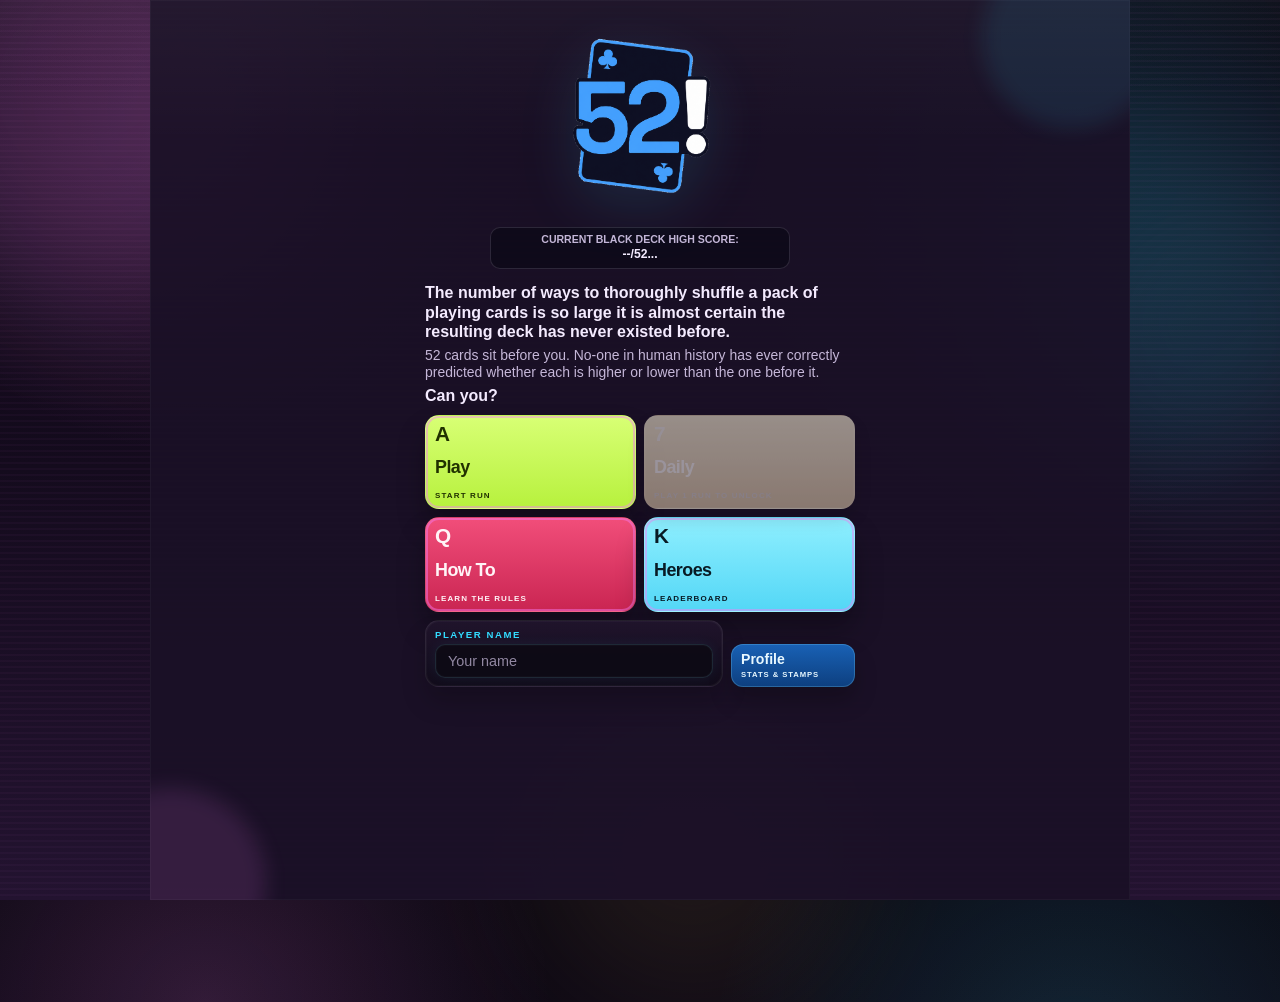
<file: index.html>
<!DOCTYPE html>
<html lang="en">
<head>
  <meta charset="UTF-8">
  <meta name="viewport" content="width=device-width, initial-scale=1.0, maximum-scale=1.0, user-scalable=no, viewport-fit=cover">
  <meta name="theme-color" content="#120b1a">
  <meta name="mobile-web-app-capable" content="yes">
  <meta name="apple-mobile-web-app-capable" content="yes">
  <meta name="apple-mobile-web-app-status-bar-style" content="black-translucent">
  <meta name="apple-mobile-web-app-title" content="52!">
  <title>52! - The Impossible Deck</title>
  <link rel="manifest" href="manifest.webmanifest">
  <link rel="icon" href="icon.svg" type="image/svg+xml">
  <link rel="apple-touch-icon" sizes="180x180" href="images/icons/apple-touch-icon.png">
  <link rel="stylesheet" href="intro.css?v=20260520c">
</head>
<body class="intro-page">
  <main class="intro-shell">
    <div class="glow glow-a"></div>
    <div class="glow glow-b"></div>
    <div class="glow glow-c"></div>
    <div class="scanline-overlay"></div>

    <section class="intro-card">
      <section class="intro-main">
        <img class="intro-logo" src="images/52logo.png" alt="52!" width="1222" height="1222">
        <div class="black-leader-strip" aria-live="polite">
          <span>Current Black Deck High Score:</span>
          <strong id="black-leader-value">--/52...</strong>
        </div>

        <div class="intro-copy">
          <p class="premise emphasis">
            The number of ways to thoroughly shuffle a pack of playing cards is so large it is almost certain the resulting deck has never existed before.
          </p>
          <p class="premise">
            52 cards sit before you. No-one in human history has ever correctly predicted whether each is higher or lower than the one before it.
          </p>
          <p class="premise emphasis">
            Can you?
          </p>
        </div>

        <div class="card-action-fan">
          <button class="action-card action-card-play" id="play-open-btn" type="button">
            <span class="action-card-rank">A</span>
            <span class="action-card-title">Play</span>
            <span class="action-card-sub">Start Run</span>
          </button>
          <a class="action-card action-card-daily" id="daily-launch-card" href="daily.html">
            <span class="action-card-rank">7</span>
            <span class="action-card-title">Daily</span>
            <span class="action-card-sub" id="daily-launch-sub">Shared Run</span>
          </a>
          <button class="action-card action-card-howto" id="howto-open-btn" type="button">
            <span class="action-card-rank">Q</span>
            <span class="action-card-title">How To</span>
            <span class="action-card-sub">Learn The Rules</span>
          </button>
        <a class="action-card action-card-heroes" href="heroes.html?v=20260419a">
            <span class="action-card-rank">K</span>
            <span class="action-card-title">Heroes</span>
            <span class="action-card-sub">Leaderboard</span>
          </a>
        </div>

        <div class="intro-footer-row">
          <div class="intro-name intro-name-card">
            <label for="intro-name-input">Player Name</label>
            <input id="intro-name-input" type="text" maxlength="24" autocomplete="name" placeholder="Your name">
          </div>
          <a class="profile-launch" href="profile.html">
            <span class="profile-launch-label">Profile</span>
            <span class="profile-launch-sub">Stats & Stamps</span>
          </a>
        </div>
      </section>


        <section id="deck-modal" class="deck-modal hidden" aria-hidden="true">
          <div class="deck-backdrop" id="deck-close-backdrop"></div>
          <article class="deck-dialog" role="dialog" aria-modal="true" aria-labelledby="deck-title">
          <h2 id="deck-title">Choose Your Deck</h2>
          <p class="deck-copy">Pick a deck; locked decks show their unlock requirement.</p>
          <div class="deck-choice-grid">
            <button class="deck-choice-card deck-choice-blue" id="deck-pick-blue" type="button">
              <span class="deck-choice-label">Blue Deck</span>
              <span class="deck-choice-desc">Classic 52 with nudge rewards.</span>
            </button>
            <button class="deck-choice-card deck-choice-green locked" id="deck-pick-green" type="button">
              <span class="deck-choice-label">Green Deck</span>
              <span class="deck-choice-desc" id="deck-green-desc">Unlock: clear Blue L1.</span>
            </button>
            <button class="deck-choice-card deck-choice-red locked" id="deck-pick-red" type="button">
              <span class="deck-choice-label">Red Deck</span>
              <span class="deck-choice-desc" id="deck-red-desc">Unlock: clear Blue L2.</span>
            </button>
            <button class="deck-choice-card deck-choice-yellow locked" id="deck-pick-yellow" type="button">
              <span class="deck-choice-label">Yellow Deck</span>
              <span class="deck-choice-desc" id="deck-yellow-desc">Unlock: clear Blue L3.</span>
            </button>
            <button class="deck-choice-card deck-choice-black locked" id="deck-pick-black" type="button">
              <span class="deck-choice-label">Black Deck</span>
              <span class="deck-choice-desc" id="deck-black-desc">Unlock: clear every deck level.</span>
            </button>
          </div>
          <button id="deck-close-btn" class="deck-close-btn" type="button">Close</button>
        </article>
      </section>

      <section id="level-modal" class="deck-modal hidden" aria-hidden="true">
        <div class="deck-backdrop" id="level-close-backdrop"></div>
        <article class="deck-dialog" role="dialog" aria-modal="true" aria-labelledby="level-title">
          <h2 id="level-title">Choose Your Level</h2>
          <p class="deck-copy" id="level-copy">Pick the difficulty level for this deck.</p>
          <div class="deck-choice-grid">
            <button class="deck-choice-card level-choice-card level-choice-1" id="level-pick-1" type="button">
              <span class="deck-choice-label">Level 1</span>
              <span class="deck-choice-desc" id="level-1-desc">Classic pacing. Cheats appear every 3 correct guesses, or every 2 with Quick Fingers.</span>
            </button>
            <button class="deck-choice-card level-choice-card level-choice-2 locked" id="level-pick-2" type="button">
              <span class="deck-choice-label">Level 2</span>
              <span class="deck-choice-desc" id="level-2-desc">Unlock by clearing Level 1.</span>
            </button>
            <button class="deck-choice-card level-choice-card level-choice-3 locked" id="level-pick-3" type="button" disabled>
              <span class="deck-choice-label">Level 3</span>
              <span class="deck-choice-desc" id="level-3-desc">Unlock by clearing Level 2.</span>
            </button>
            <button class="deck-choice-card level-choice-card level-choice-4 locked" id="level-pick-4" type="button" disabled>
              <span class="deck-choice-label">Level 4</span>
              <span class="deck-choice-desc" id="level-4-desc">Unlock by clearing Level 3.</span>
            </button>
          </div>
          <button id="level-close-btn" class="deck-close-btn" type="button">Back</button>
        </article>
      </section>
    </section>

    <section id="howto-modal" class="howto-modal hidden" aria-hidden="true">
      <div class="howto-backdrop" id="howto-close-backdrop"></div>
      <article class="howto-dialog" role="dialog" aria-modal="true" aria-labelledby="howto-title">
        <h2 id="howto-title">How To Play</h2>

        <div class="howto-block">
          <h3>The Goal</h3>
          <p>
            Every run starts from a seeded 52-card deck. Your job is simple and brutal:
            decide whether the next card is higher or lower than the current one, and survive all the way to the end.
          </p>
        </div>

        <div class="howto-block">
          <h3>The Rules</h3>
          <ul>
            <li>Pick <strong>Higher</strong> or <strong>Lower</strong> for the next face-down card.</li>
            <li>Equal values are safe, so your run continues on a match. Aces are usually low unless a power changes that. Jacks count as 11, Queens as 12, and Kings as 13.</li>
            <li>A wrong guess ends the run immediately.</li>
            <li><strong>Blue Deck</strong> can award Nudges on correct guesses. <strong>Red Deck</strong> does not award Nudges, but the next card back shows live history for that face-up card. <strong>Yellow Deck</strong> adds level-gated Jokers that trigger harmful effects and then the run continues.</li>
            <li>After choosing a deck, choose that deck's level. Blue Level 1 is the standard pacing, Blue Levels 2 and 3 slow cheat rewards, and Blue Level 4 slows them further.</li>
            <li>Unlock path: clear Blue 1 to open Green 1, Blue 2 to open Red 1, and Blue 3 to open Yellow 1. Higher levels unlock by clearing the previous level in that same deck.</li>
            <li>Clear the full deck to record a winning run on the heroes board.</li>
          </ul>
        </div>

        <div class="howto-block">
          <h3>Powers, Nudges, And Cheats</h3>
          <ul>
            <li><strong>Start Power:</strong> Before each run, pick 1 Power from a choice of 2.</li>
            <li><strong>Blue Deck Nudges:</strong> In Blue, every correct <strong>Higher</strong> guess adds an up nudge and every correct <strong>Lower</strong> guess adds a down nudge.</li>
            <li><strong>Green Deck Energy:</strong> Green Level 1 starts at 10 Energy, Level 2 starts at 8, Level 3 starts at 6, and Level 4 starts at 5. Each nudge costs 1 Energy, and a Green-only <strong>+5 Energy</strong> cheat appears frequently in offers.</li>
            <li><strong>Nudges:</strong> Use the up/down buttons beside the current card to temporarily change its judged value before your next guess.</li>
            <li><strong>Cheats:</strong> Build streaks to earn Cheats. Some cheats act instantly, while others arm protection or a delayed reward for the next card or next few correct guesses.</li>
            <li><strong>Quick Fingers:</strong> This power speeds up Cheat rewards for the level you are playing.</li>
            <li><strong>Daily:</strong> The Daily unlocks after your first run, gives everyone the same seeded deck and offers for the date, and currently always plays as Blue Deck Level 1.</li>
            <li><strong>Power Reminder:</strong> Hold the deck / level / starting power text in the top bar during a run to reread your active power.</li>
            <li><strong>On mobile:</strong> Swipe the cheat row sideways if your cheats run off the screen.</li>
          </ul>
        </div>

        <div class="howto-block">
          <h3>What You See</h3>
          <ul>
            <li>The top HUD shows your current deck and level, your starting power, best run for that deck and level, cards cleared, and cards remaining.</li>
            <li>The center play area shows the current card, your nudge counts, and the next face-down card.</li>
            <li>The tracked grid records which cards you have already seen this run.</li>
          </ul>
        </div>

        <button id="howto-close-btn" class="howto-close-btn" type="button">Close</button>
      </article>
    </section>
  </main>

  <script src="js/fullscreen.js?v=20260427a"></script>
  <script src="js/leaderboard.js?v=20260520c"></script>
  <script src="js/pwa-update.js?v=20260520c"></script>
  <script>
    (function () {
      const modal = document.getElementById("howto-modal");
      const openBtn = document.getElementById("howto-open-btn");
      const closeBtn = document.getElementById("howto-close-btn");
      const closeBackdrop = document.getElementById("howto-close-backdrop");
      const nameInput = document.getElementById("intro-name-input");
      const dailyLaunchCard = document.getElementById("daily-launch-card");
      const dailyLaunchSub = document.getElementById("daily-launch-sub");
      const blackLeaderValue = document.getElementById("black-leader-value");
      const playBtn = document.getElementById("play-open-btn");
      const deckModal = document.getElementById("deck-modal");
      const deckCloseBtn = document.getElementById("deck-close-btn");
      const deckCloseBackdrop = document.getElementById("deck-close-backdrop");
      const levelModal = document.getElementById("level-modal");
      const levelCloseBtn = document.getElementById("level-close-btn");
      const levelCloseBackdrop = document.getElementById("level-close-backdrop");
      const blueDeckBtn = document.getElementById("deck-pick-blue");
      const redDeckBtn = document.getElementById("deck-pick-red");
      const redDeckDesc = document.getElementById("deck-red-desc");
      const greenDeckBtn = document.getElementById("deck-pick-green");
      const greenDeckDesc = document.getElementById("deck-green-desc");
      const yellowDeckBtn = document.getElementById("deck-pick-yellow");
      const yellowDeckDesc = document.getElementById("deck-yellow-desc");
      const blackDeckBtn = document.getElementById("deck-pick-black");
      const blackDeckDesc = document.getElementById("deck-black-desc");
      const levelCopy = document.getElementById("level-copy");
      const levelOneBtn = document.getElementById("level-pick-1");
      const levelTwoBtn = document.getElementById("level-pick-2");
      const levelThreeBtn = document.getElementById("level-pick-3");
      const levelFourBtn = document.getElementById("level-pick-4");
      const levelOneDesc = document.getElementById("level-1-desc");
      const levelTwoDesc = document.getElementById("level-2-desc");
      const levelThreeDesc = document.getElementById("level-3-desc");
      const levelFourDesc = document.getElementById("level-4-desc");
      const nameKey = "hl_prototype_hero_name";
      const selectedDeckKey = "hl_prototype_selected_deck";
      const selectedLevelKey = "hl_prototype_selected_level";
      const deckWinsKey = "hl_prototype_deck_wins";
      const deckLevelClearsKey = "hl_prototype_deck_level_clears";
      const bestScoreKey = "hl_prototype_best_score";
      const bestScoresByModeKey = "hl_prototype_best_scores_by_mode";
      const manualLevelOneUnlocksKey = "hl_prototype_manual_level1_unlocks";
      const unlockDecksKey = "hl_prototype_unlock_decks";
      const unlockAllKey = "hl_prototype_unlock_all";
      const redDeckDebugUnlockKey = "hl_prototype_red_deck_debug_unlock";
      const profileStatsKey = "hl_prototype_profile_stats";
      const debugUnlockEnabled = new URLSearchParams(window.location.search).get("debugUnlock") === "1";
      let pendingDeckSelection = "blue";

      const sharedDailyDate = String(new URLSearchParams(window.location.search).get("date") || "").trim();
      if (sharedDailyDate) {
        window.location.replace(`daily.html?date=${encodeURIComponent(sharedDailyDate)}`);
        return;
      }

      if (!modal || !openBtn || !closeBtn || !closeBackdrop || !playBtn || !deckModal || !deckCloseBtn || !deckCloseBackdrop || !levelModal || !levelCloseBtn || !levelCloseBackdrop || !blueDeckBtn || !redDeckBtn || !redDeckDesc || !greenDeckBtn || !greenDeckDesc || !yellowDeckBtn || !yellowDeckDesc || !blackDeckBtn || !blackDeckDesc || !levelCopy || !levelOneBtn || !levelTwoBtn || !levelThreeBtn || !levelFourBtn || !levelOneDesc || !levelTwoDesc || !levelThreeDesc || !levelFourDesc || !nameInput) {
        return;
      }

      let playHoldTimer = null;
      let playHoldTriggered = false;
      let suppressNextPlayClick = false;

      function normalizeLevelNumber(level) {
        const value = Number(level);
        return Number.isFinite(value) && value >= 1 ? Math.floor(value) : 1;
      }

      function loadProfileStatsSummary() {
        try {
          const parsed = JSON.parse(localStorage.getItem(profileStatsKey) || "{}");
          return parsed && typeof parsed === "object" ? parsed : {};
        } catch {
          return {};
        }
      }

      function isDailyUnlocked() {
        const stats = loadProfileStatsSummary();
        return Number(stats.runsStarted || 0) >= 1;
      }

      function refreshDailyLaunchState() {
        if (!dailyLaunchCard) return;
        const unlocked = isDailyUnlocked();
        dailyLaunchCard.classList.toggle("locked", !unlocked);
        dailyLaunchCard.setAttribute("aria-disabled", unlocked ? "false" : "true");
        if (dailyLaunchSub) {
          dailyLaunchSub.innerText = unlocked ? "Shared Run" : "Play 1 Run To Unlock";
        }
      }

      async function refreshBlackLeader() {
        if (!blackLeaderValue || typeof fetchBlackDeckLeader !== "function") return;
        try {
          const leader = await fetchBlackDeckLeader();
          blackLeaderValue.innerText = leader
            ? `${leader.score}/52... ${leader.playerName}`
            : "--/52...";
        } catch {
          blackLeaderValue.innerText = "--/52...";
        }
      }

      function getDeckLevelKey(deckKey, levelNumber) {
        const normalizedDeck = deckKey === "black" ? "black" : (deckKey === "red" ? "red" : (deckKey === "green" ? "green" : (deckKey === "yellow" ? "yellow" : "blue")));
        return `${normalizedDeck}|${normalizeLevelNumber(levelNumber)}`;
      }

      function normalizeDeckLevelClears(clears) {
        const normalized = {};
        if (!clears || typeof clears !== "object") return normalized;

        Object.entries(clears).forEach(([bucketKey, clearCount]) => {
          const numericClearCount = Number(clearCount);
          normalized[String(bucketKey)] = Number.isFinite(numericClearCount) && numericClearCount > 0
            ? Math.floor(numericClearCount)
            : 0;
        });

        return normalized;
      }

      function loadDeckLevelClears() {
        let clears = {};

        try {
          clears = normalizeDeckLevelClears(JSON.parse(localStorage.getItem(deckLevelClearsKey) || "{}"));
        } catch {
          clears = normalizeDeckLevelClears({});
        }

        try {
          const legacyDeckWins = JSON.parse(localStorage.getItem(deckWinsKey) || "{}");
          const blueWins = Number(legacyDeckWins?.blue) || 0;
          const redWins = Number(legacyDeckWins?.red) || 0;
          const blueLevelOneKey = getDeckLevelKey("blue", 1);
          const redLevelOneKey = getDeckLevelKey("red", 1);
          let migrated = false;

          if (!(blueLevelOneKey in clears) && blueWins > 0) {
            clears[blueLevelOneKey] = blueWins;
            migrated = true;
          }

          if (!(redLevelOneKey in clears) && redWins > 0) {
            clears[redLevelOneKey] = redWins;
            migrated = true;
          }

          if (migrated) {
            localStorage.setItem(deckLevelClearsKey, JSON.stringify(clears));
          }
        } catch {
          // ignore legacy migration issues on the intro page
        }

        return clears;
      }

      function hasClearedDeckLevel(deckKey, levelNumber) {
        const clears = loadDeckLevelClears();
        return (clears[getDeckLevelKey(deckKey, levelNumber)] || 0) > 0;
      }

      function normalizeManualLevelOneUnlocks(unlocks) {
        return {
          red: !!(unlocks && unlocks.red),
          green: !!(unlocks && unlocks.green),
          yellow: !!(unlocks && unlocks.yellow),
          black: !!(unlocks && unlocks.black),
        };
      }

      function loadManualLevelOneUnlocks() {
        try {
          return normalizeManualLevelOneUnlocks(JSON.parse(localStorage.getItem(manualLevelOneUnlocksKey) || "{}"));
        } catch {
          return normalizeManualLevelOneUnlocks({});
        }
      }

      function saveManualLevelOneUnlocks(unlocks) {
        localStorage.setItem(
          manualLevelOneUnlocksKey,
          JSON.stringify(normalizeManualLevelOneUnlocks(unlocks))
        );
      }

      function isDeckManuallyLevelOneUnlocked(deckKey) {
        const normalizedDeck = deckKey === "black" ? "black" : (deckKey === "red" ? "red" : (deckKey === "green" ? "green" : (deckKey === "yellow" ? "yellow" : "blue")));
        if (normalizedDeck === "blue") return true;
        const unlocks = loadManualLevelOneUnlocks();
        return !!unlocks[normalizedDeck];
      }

      function unlockDeckLevelOneForTesting(deckKey) {
        const normalizedDeck = deckKey === "black" ? "black" : (deckKey === "red" ? "red" : (deckKey === "green" ? "green" : (deckKey === "yellow" ? "yellow" : "blue")));
        if (normalizedDeck === "blue") return;
        const unlocks = loadManualLevelOneUnlocks();
        unlocks[normalizedDeck] = true;
        saveManualLevelOneUnlocks(unlocks);
      }

      function loadBestScoresByMode() {
        try {
          const parsed = JSON.parse(localStorage.getItem(bestScoresByModeKey) || "{}");
          return parsed && typeof parsed === "object" ? parsed : {};
        } catch {
          return {};
        }
      }

      function getBestScoreLabel(deckKey, levelNumber) {
        const normalizedLevel = normalizeLevelNumber(levelNumber);
        const bucketKey = getDeckLevelKey(deckKey, normalizedLevel);
        const bestScores = loadBestScoresByMode();
        const hasStoredScore = Object.prototype.hasOwnProperty.call(bestScores, bucketKey);
        let score = hasStoredScore ? Number(bestScores[bucketKey]) : NaN;

        if (!hasStoredScore && bucketKey === getDeckLevelKey("blue", 1)) {
          const legacyScore = Number(localStorage.getItem(bestScoreKey));
          if (Number.isFinite(legacyScore) && legacyScore > 0) score = legacyScore;
        }

        if (!Number.isFinite(score)) return "--";
        return String(Math.max(0, Math.min(52, score)));
      }

      function setLevelDescription(descEl, description, deckKey, levelNumber, unlocked) {
        if (!descEl) return;
        descEl.textContent = description;
        if (!unlocked) return;

        const bestEl = document.createElement("strong");
        bestEl.textContent = ` Best: ${getBestScoreLabel(deckKey, levelNumber)}/52`;
        descEl.appendChild(bestEl);
      }

      function hasVerifiedDeckLevelClear(deckKey, levelNumber) {
        const normalizedLevel = normalizeLevelNumber(levelNumber);
        const bucketKey = getDeckLevelKey(deckKey, normalizedLevel);
        const clears = loadDeckLevelClears();
        if ((clears[bucketKey] || 0) <= 0) return false;

        // Full deck clear should also have recorded a best score at 51+ for that deck/level.
        const bestScores = loadBestScoresByMode();
        const bestScore = Number(bestScores[bucketKey] || 0);
        return Number.isFinite(bestScore) && bestScore >= 51;
      }

      function hasDebugUnlock() {
        return localStorage.getItem(unlockAllKey) === "1" || (debugUnlockEnabled && sessionStorage.getItem(redDeckDebugUnlockKey) === "1");
      }

      function hasDeckUnlock() {
        return hasDebugUnlock() || localStorage.getItem(unlockDecksKey) === "1";
      }

      function unlockAllDecksAndLevelsForDebug() {
        if (!debugUnlockEnabled) return;
        sessionStorage.setItem(redDeckDebugUnlockKey, "1");
      }

      function isRedDeckUnlocked() {
        return hasDeckUnlock() || isDeckManuallyLevelOneUnlocked("red") || hasVerifiedDeckLevelClear("blue", 2);
      }

      function isGreenDeckPrereqMet() {
        return hasDeckUnlock() || isDeckManuallyLevelOneUnlocked("green") || hasVerifiedDeckLevelClear("blue", 1);
      }

      function isYellowDeckUnlocked() {
        return hasDeckUnlock() || isDeckManuallyLevelOneUnlocked("yellow") || hasVerifiedDeckLevelClear("blue", 3);
      }

      function isBlackDeckUnlocked() {
        if (hasDeckUnlock() || isDeckManuallyLevelOneUnlocked("black")) return true;
        return ["blue", "green", "red", "yellow"].every((deckKey) =>
          [1, 2, 3, 4].every((levelNumber) => hasVerifiedDeckLevelClear(deckKey, levelNumber))
        );
      }

      function isDeckLevelUnlocked(deckKey, levelNumber) {
        const normalizedDeck = deckKey === "black" ? "black" : (deckKey === "red" ? "red" : (deckKey === "green" ? "green" : (deckKey === "yellow" ? "yellow" : "blue")));
        const normalizedLevel = normalizeLevelNumber(levelNumber);

        if (hasDebugUnlock()) return true;
        if (normalizedDeck === "black") {
          return normalizedLevel === 1 && isBlackDeckUnlocked();
        }
        if (normalizedDeck === "blue") {
          if (normalizedLevel === 1) return true;
          return hasVerifiedDeckLevelClear("blue", normalizedLevel - 1);
        }

        if (normalizedDeck === "green") {
          if (!isGreenDeckPrereqMet()) return false;
          if (normalizedLevel === 1) return true;
          if (normalizedLevel >= 2 && normalizedLevel <= 4) {
            return hasVerifiedDeckLevelClear("green", normalizedLevel - 1);
          }
          return false;
        }

        if (normalizedDeck === "yellow") {
          if (!isYellowDeckUnlocked()) return false;
          if (normalizedLevel === 1) return true;
          if (normalizedLevel >= 2 && normalizedLevel <= 4) {
            return hasVerifiedDeckLevelClear("yellow", normalizedLevel - 1);
          }
          return false;
        }

        if (!isRedDeckUnlocked()) return false;
        if (normalizedLevel === 1) return true;
        if (normalizedLevel >= 2 && normalizedLevel <= 4) {
          return hasVerifiedDeckLevelClear("red", normalizedLevel - 1);
        }
        return false;
      }

      function getLevelDescription(deckKey, levelNumber) {
        const normalizedDeck = deckKey === "black" ? "black" : (deckKey === "red" ? "red" : (deckKey === "green" ? "green" : (deckKey === "yellow" ? "yellow" : "blue")));
        const normalizedLevel = normalizeLevelNumber(levelNumber);

        if (normalizedDeck === "black") {
          return "Pure 52. No Powers, no Cheats, no Nudges. Just higher or lower.";
        }

        if (normalizedDeck === "blue") {
          if (normalizedLevel === 1) return "Classic pacing. Cheats appear every 3 correct guesses, or every 2 with Quick Fingers.";
          if (normalizedLevel === 2) return "Cheats appear every 4 correct guesses, or every 3 with Quick Fingers.";
          if (normalizedLevel === 3) return "Cheats appear every 4 correct guesses, or every 3 with Quick Fingers. Offers always give at least 2 choices.";
          return "Cheats appear every 5 correct guesses, or every 4 with Quick Fingers. Offers always give at least 2 choices.";
        }

        if (normalizedDeck === "green") {
          if (normalizedLevel === 1) return "Hard mode. Start with 10 Energy, each nudge costs 1 Energy, correct guesses still award nudges, and wrong guesses end the run.";
          if (normalizedLevel === 2) return "Hard mode. Start with 8 Energy. Same Green rules with tighter resource pressure.";
          if (normalizedLevel === 3) return "Hard mode. Start with 6 Energy. Green's toughest resource run before Level 4.";
          return "Hard mode. Start with 5 Energy. Green's peak resource pressure.";
        }

        if (normalizedDeck === "yellow") {
          if (normalizedLevel === 1) return "Hazard run. Adds 1 Joker to the deck. Jokers count as both high and low when encountered.";
          if (normalizedLevel === 2) return "Hazard run. Adds 2 Jokers to the deck. Jokers count as both high and low when encountered.";
          if (normalizedLevel === 3) return "Hazard run. Adds 3 Jokers to the deck. Jokers count as both high and low when encountered.";
          return "Hazard run. Adds 4 Jokers to the deck. Jokers count as both high and low when encountered.";
        }

        if (normalizedLevel === 1) return "Stats-driven run. No Nudge rewards, and the next card back shows live face-up card history.";
        if (normalizedLevel === 2) return "Stats-driven run. Unlock by clearing Red Deck Level 1.";
        if (normalizedLevel === 3) return "Stats-driven run. Unlock by clearing Red Deck Level 2.";
        return "Stats-driven run. Cheats slow to every 4 correct guesses, or every 3 with Quick Fingers.";
      }

      function getLevelUnlockText(deckKey, levelNumber) {
        const normalizedDeck = deckKey === "black" ? "black" : (deckKey === "red" ? "red" : (deckKey === "green" ? "green" : (deckKey === "yellow" ? "yellow" : "blue")));
        const normalizedLevel = normalizeLevelNumber(levelNumber);

        if (normalizedDeck === "black") return "Unlock by clearing every level on every deck.";

        if (normalizedDeck === "blue") {
          if (normalizedLevel === 1) return getLevelDescription("blue", 1);
          return `Unlock by clearing Blue Deck Level ${normalizedLevel - 1}.`;
        }

        if (normalizedDeck === "green") {
          if (normalizedLevel === 1) return "Unlock by clearing Blue Deck Level 1.";
          if (normalizedLevel === 2) return "Unlock by clearing Green Deck Level 1.";
          if (normalizedLevel === 3) return "Unlock by clearing Green Deck Level 2.";
          if (normalizedLevel === 4) return "Unlock by clearing Green Deck Level 3.";
          return "Unlock requirements not available.";
        }

        if (normalizedDeck === "yellow") {
          if (normalizedLevel === 1) return "Unlock by clearing Blue Deck Level 3.";
          if (normalizedLevel === 2) return "Unlock by clearing Yellow Deck Level 1.";
          if (normalizedLevel === 3) return "Unlock by clearing Yellow Deck Level 2.";
          if (normalizedLevel === 4) return "Unlock by clearing Yellow Deck Level 3.";
          return "Unlock requirements not available.";
        }

        if (normalizedLevel === 1) return "Unlock by clearing Blue Deck Level 2.";
        if (normalizedLevel === 2) return "Unlock by clearing Red Deck Level 1.";
        if (normalizedLevel === 3) return "Unlock by clearing Red Deck Level 2.";
        if (normalizedLevel === 4) return "Unlock by clearing Red Deck Level 3.";
        return "Unlock requirements not available.";
      }

      function setChoiceCardState(cardEl, unlocked) {
        if (!cardEl) return;
        cardEl.disabled = !unlocked;
        cardEl.classList.toggle("locked", !unlocked);
        cardEl.classList.toggle("unlocked", !!unlocked);
      }

      function setSelectedDeck(deckKey) {
        const normalizedDeck = deckKey === "black" ? "black" : (deckKey === "red" ? "red" : (deckKey === "green" ? "green" : (deckKey === "yellow" ? "yellow" : "blue")));
        localStorage.setItem(selectedDeckKey, normalizedDeck);
      }

      function setSelectedLevel(levelNumber) {
        localStorage.setItem(selectedLevelKey, String(normalizeLevelNumber(levelNumber)));
      }

      function openModal() {
        modal.classList.remove("hidden");
        modal.setAttribute("aria-hidden", "false");
      }

      function closeModal() {
        modal.classList.add("hidden");
        modal.setAttribute("aria-hidden", "true");
      }

      function refreshDeckOptions() {
        const redUnlocked = isRedDeckUnlocked();
        const greenUnlocked = isGreenDeckPrereqMet();
        const yellowUnlocked = isYellowDeckUnlocked();
        const blackUnlocked = isBlackDeckUnlocked();
        const redManual = isDeckManuallyLevelOneUnlocked("red");
        const greenManual = isDeckManuallyLevelOneUnlocked("green");
        const yellowManual = isDeckManuallyLevelOneUnlocked("yellow");
        const blackManual = isDeckManuallyLevelOneUnlocked("black");
        setChoiceCardState(blueDeckBtn, true);
        setChoiceCardState(redDeckBtn, redUnlocked);
        setChoiceCardState(greenDeckBtn, greenUnlocked);
        setChoiceCardState(yellowDeckBtn, yellowUnlocked);
        setChoiceCardState(blackDeckBtn, blackUnlocked);
        redDeckDesc.textContent = redUnlocked
          ? (redManual
            ? "Testing unlock active."
            : "Stats run with no nudge rewards.")
          : "Unlock: clear Blue L2.";
        greenDeckDesc.textContent = greenUnlocked
          ? (greenManual
            ? "Testing unlock active."
            : "Energy run: nudges spend Energy.")
          : "Unlock: clear Blue L1.";
        yellowDeckDesc.textContent = yellowUnlocked
          ? (yellowManual
            ? "Testing unlock active."
            : "Hazard run with harmful Jokers.")
          : "Unlock: clear Blue L3.";
        blackDeckDesc.textContent = blackUnlocked
          ? (blackManual
            ? "Testing unlock active."
            : "Pure 52: no Powers, Cheats, or Nudges.")
          : "Unlock: clear every deck level.";
      }

      function openDeckModal() {
        refreshDeckOptions();
        deckModal.classList.remove("hidden");
        deckModal.setAttribute("aria-hidden", "false");
      }

      function closeDeckModal() {
        deckModal.classList.add("hidden");
        deckModal.setAttribute("aria-hidden", "true");
      }

      function openLevelModal(deckKey) {
        pendingDeckSelection = deckKey === "black" ? "black" : (deckKey === "red" ? "red" : (deckKey === "green" ? "green" : (deckKey === "yellow" ? "yellow" : "blue")));
        const isBlueDeck = pendingDeckSelection === "blue";
        const isGreenDeck = pendingDeckSelection === "green";
        const isYellowDeck = pendingDeckSelection === "yellow";
        const levelOneUnlocked = isDeckLevelUnlocked(pendingDeckSelection, 1);
        const levelTwoUnlocked = isDeckLevelUnlocked(pendingDeckSelection, 2);
        const levelThreeUnlocked = isDeckLevelUnlocked(pendingDeckSelection, 3);
        const levelFourUnlocked = isDeckLevelUnlocked(pendingDeckSelection, 4);

        levelCopy.textContent = isBlueDeck
          ? "Blue progression starts at Level 1 and opens one rung at a time as you clear each level."
          : (isGreenDeck
            ? "Green progression unlocks from Blue Level 1, then advances by clearing each Green level in order (10 → 8 → 6 → 5 starting Energy)."
            : (isYellowDeck
              ? "Yellow progression unlocks from Blue Level 3. Each level adds another Joker hazard to the run."
              : (pendingDeckSelection === "black"
                ? "Black Deck is the final pure test: no Powers, no Cheats, no Nudges."
                : "Red progression unlocks from Blue Level 2, then advances by clearing each Red level in order.")));

        setLevelDescription(
          levelOneDesc,
          levelOneUnlocked ? getLevelDescription(pendingDeckSelection, 1) : getLevelUnlockText(pendingDeckSelection, 1),
          pendingDeckSelection,
          1,
          levelOneUnlocked,
        );
        setLevelDescription(
          levelTwoDesc,
          levelTwoUnlocked ? getLevelDescription(pendingDeckSelection, 2) : getLevelUnlockText(pendingDeckSelection, 2),
          pendingDeckSelection,
          2,
          levelTwoUnlocked,
        );
        setLevelDescription(
          levelThreeDesc,
          levelThreeUnlocked ? getLevelDescription(pendingDeckSelection, 3) : getLevelUnlockText(pendingDeckSelection, 3),
          pendingDeckSelection,
          3,
          levelThreeUnlocked,
        );
        setLevelDescription(
          levelFourDesc,
          levelFourUnlocked ? getLevelDescription(pendingDeckSelection, 4) : getLevelUnlockText(pendingDeckSelection, 4),
          pendingDeckSelection,
          4,
          levelFourUnlocked,
        );

        setChoiceCardState(levelOneBtn, levelOneUnlocked);
        setChoiceCardState(levelTwoBtn, levelTwoUnlocked);
        setChoiceCardState(levelThreeBtn, levelThreeUnlocked);
        setChoiceCardState(levelFourBtn, levelFourUnlocked);

        deckModal.classList.add("hidden");
        deckModal.setAttribute("aria-hidden", "true");
        levelModal.classList.remove("hidden");
        levelModal.setAttribute("aria-hidden", "false");
      }

      function closeLevelModal(reopenDeck = false) {
        levelModal.classList.add("hidden");
        levelModal.setAttribute("aria-hidden", "true");
        if (reopenDeck) {
          openDeckModal();
        }
      }

      function chooseDeck(deckKey) {
        if (deckKey === "red" && !isRedDeckUnlocked()) return;
        if (deckKey === "green" && !isGreenDeckPrereqMet()) return;
        if (deckKey === "yellow" && !isYellowDeckUnlocked()) return;
        if (deckKey === "black" && !isBlackDeckUnlocked()) return;
        if (deckKey === "black") {
          setSelectedDeck("black");
          setSelectedLevel(1);
          sessionStorage.removeItem("hl_prototype_game_state_snapshot");
          const params = new URLSearchParams({ deck: "black", level: "1" });
          window.location.href = `game.html?${params.toString()}`;
          return;
        }
        openLevelModal(deckKey);
      }

      function attachDeckHoldUnlock(buttonEl, deckKey) {
        if (!buttonEl || (deckKey !== "red" && deckKey !== "green" && deckKey !== "yellow" && deckKey !== "black")) return;

        let holdTimer = null;
        let holdTriggered = false;

        function clearHoldTimer() {
          if (holdTimer) {
            clearTimeout(holdTimer);
            holdTimer = null;
          }
        }

        buttonEl.addEventListener("pointerdown", () => {
          holdTriggered = false;
          clearHoldTimer();
          holdTimer = window.setTimeout(() => {
            unlockDeckLevelOneForTesting(deckKey);
            holdTriggered = true;
            refreshDeckOptions();
          }, 10000);
        });

        ["pointerup", "pointercancel", "pointerleave"].forEach((eventName) => {
          buttonEl.addEventListener(eventName, clearHoldTimer);
        });

        buttonEl.addEventListener("click", (event) => {
          if (!holdTriggered) return;
          holdTriggered = false;
          event.preventDefault();
          event.stopPropagation();
        });
      }

      function chooseLevel(levelNumber) {
        if (!isDeckLevelUnlocked(pendingDeckSelection, levelNumber)) return;
        if (levelNumber > 4) return;
        setSelectedDeck(pendingDeckSelection);
        setSelectedLevel(levelNumber);
        sessionStorage.removeItem("hl_prototype_game_state_snapshot");
        const params = new URLSearchParams({
          deck: pendingDeckSelection,
          level: String(normalizeLevelNumber(levelNumber)),
        });
        window.location.href = `game.html?${params.toString()}`;
      }

      function clearPlayHoldTimer() {
        if (playHoldTimer) {
          clearTimeout(playHoldTimer);
          playHoldTimer = null;
        }
      }

      dailyLaunchCard?.addEventListener("click", (event) => {
        if (isDailyUnlocked()) return;
        event.preventDefault();
      });

      openBtn.addEventListener("click", openModal);
      closeBtn.addEventListener("click", closeModal);
      closeBackdrop.addEventListener("click", closeModal);

      deckCloseBtn.addEventListener("click", closeDeckModal);
      deckCloseBackdrop.addEventListener("click", closeDeckModal);
      levelCloseBtn.addEventListener("click", () => closeLevelModal(true));
      levelCloseBackdrop.addEventListener("click", () => closeLevelModal(true));
      blueDeckBtn.addEventListener("click", () => chooseDeck("blue"));
      redDeckBtn.addEventListener("click", () => chooseDeck("red"));
      greenDeckBtn.addEventListener("click", () => chooseDeck("green"));
      yellowDeckBtn.addEventListener("click", () => chooseDeck("yellow"));
      blackDeckBtn.addEventListener("click", () => chooseDeck("black"));
      attachDeckHoldUnlock(redDeckBtn, "red");
      attachDeckHoldUnlock(greenDeckBtn, "green");
      attachDeckHoldUnlock(yellowDeckBtn, "yellow");
      attachDeckHoldUnlock(blackDeckBtn, "black");
      levelOneBtn.addEventListener("click", () => chooseLevel(1));
      levelTwoBtn.addEventListener("click", () => chooseLevel(2));
      levelThreeBtn.addEventListener("click", () => chooseLevel(3));
      levelFourBtn.addEventListener("click", () => chooseLevel(4));

      playBtn.addEventListener("pointerdown", () => {
        if (!debugUnlockEnabled) return;
        playHoldTriggered = false;
        clearPlayHoldTimer();
        playHoldTimer = window.setTimeout(() => {
          unlockAllDecksAndLevelsForDebug();
          playHoldTriggered = true;
          suppressNextPlayClick = true;
          openDeckModal();
        }, 10000);
      });

      ["pointerup", "pointercancel", "pointerleave"].forEach((eventName) => {
        playBtn.addEventListener(eventName, clearPlayHoldTimer);
      });

      playBtn.addEventListener("click", (event) => {
        event.preventDefault();
        if (suppressNextPlayClick || playHoldTriggered) {
          suppressNextPlayClick = false;
          playHoldTriggered = false;
          return;
        }
        openDeckModal();
      });

      nameInput.value = String(localStorage.getItem(nameKey) || "").trim();
      nameInput.addEventListener("input", () => {
        localStorage.setItem(nameKey, String(nameInput.value || "").trim().replace(/\s+/g, " ").slice(0, 24));
      });

      refreshDailyLaunchState();
      refreshBlackLeader();

      window.addEventListener("keydown", (event) => {
        if (event.key === "Escape") {
          closeModal();
          closeDeckModal();
          closeLevelModal();
        }
      });
    })();
  </script>
</body>
</html>
</file>
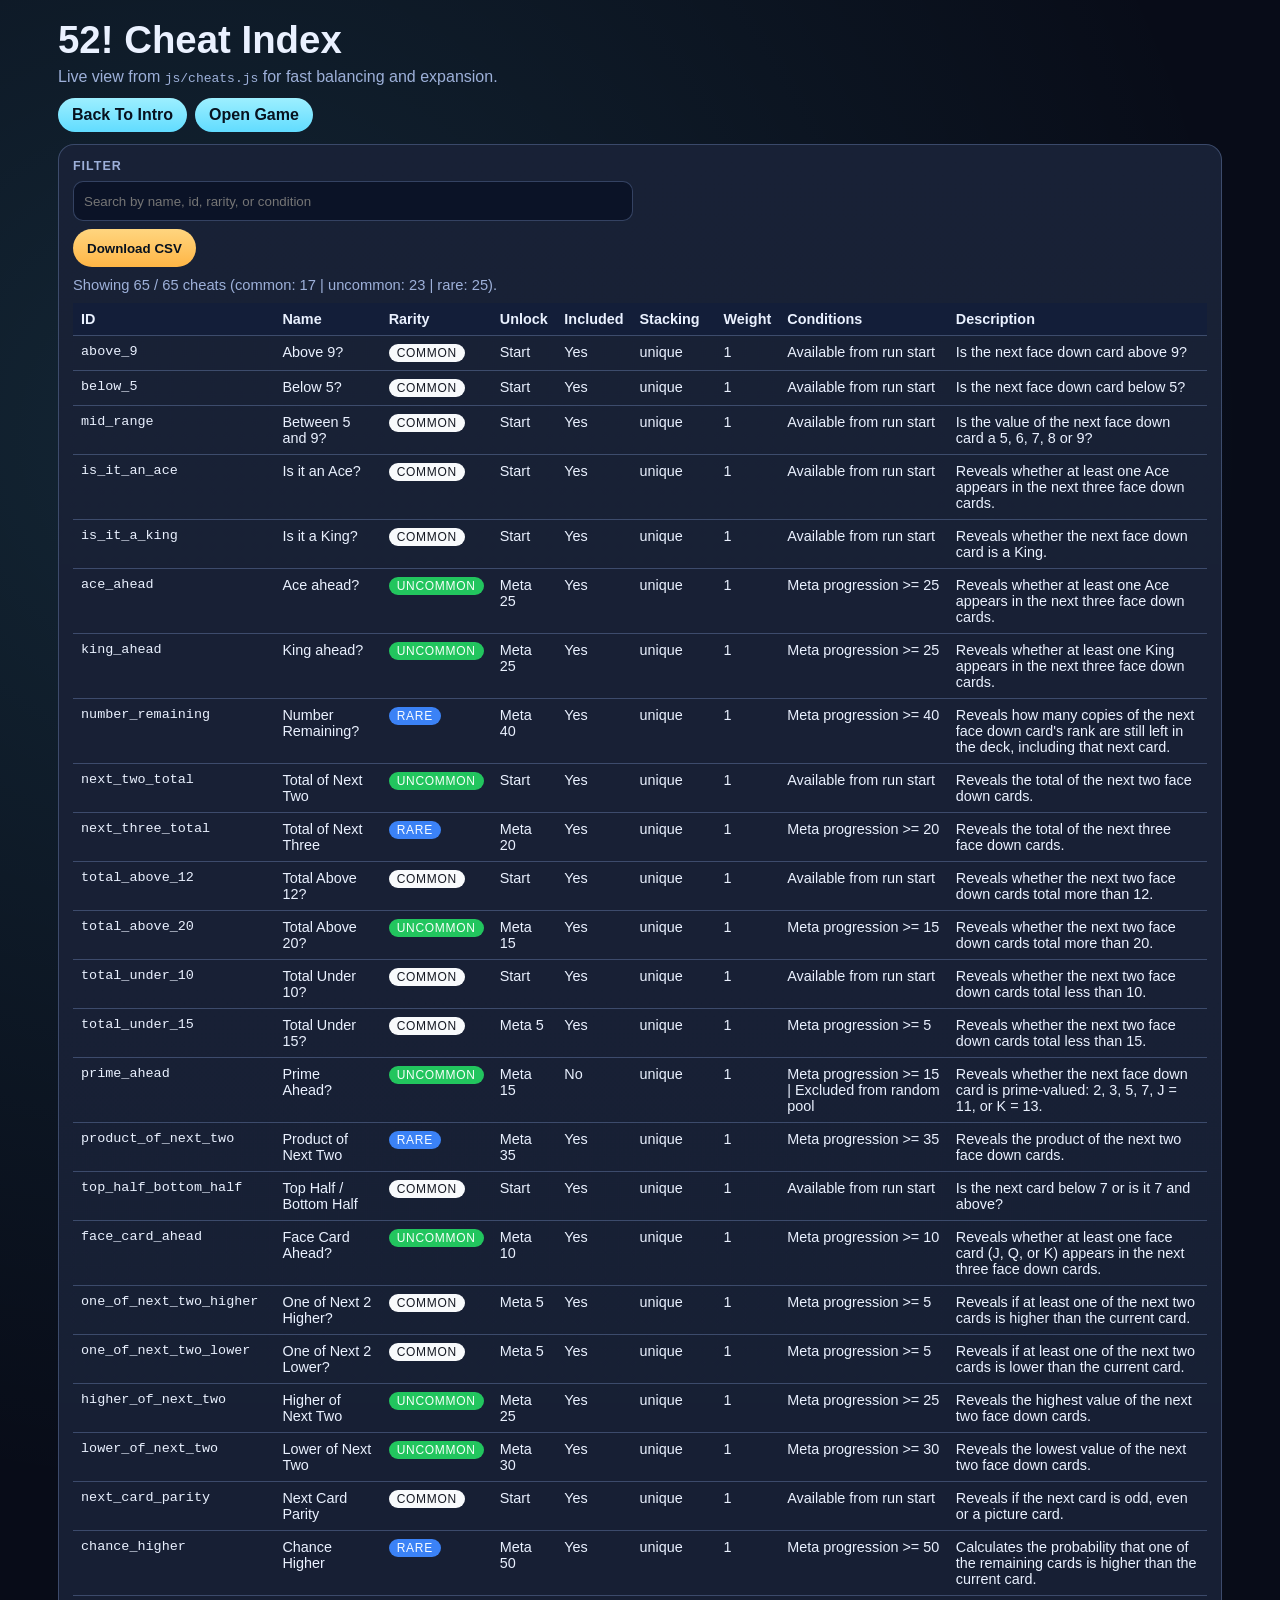
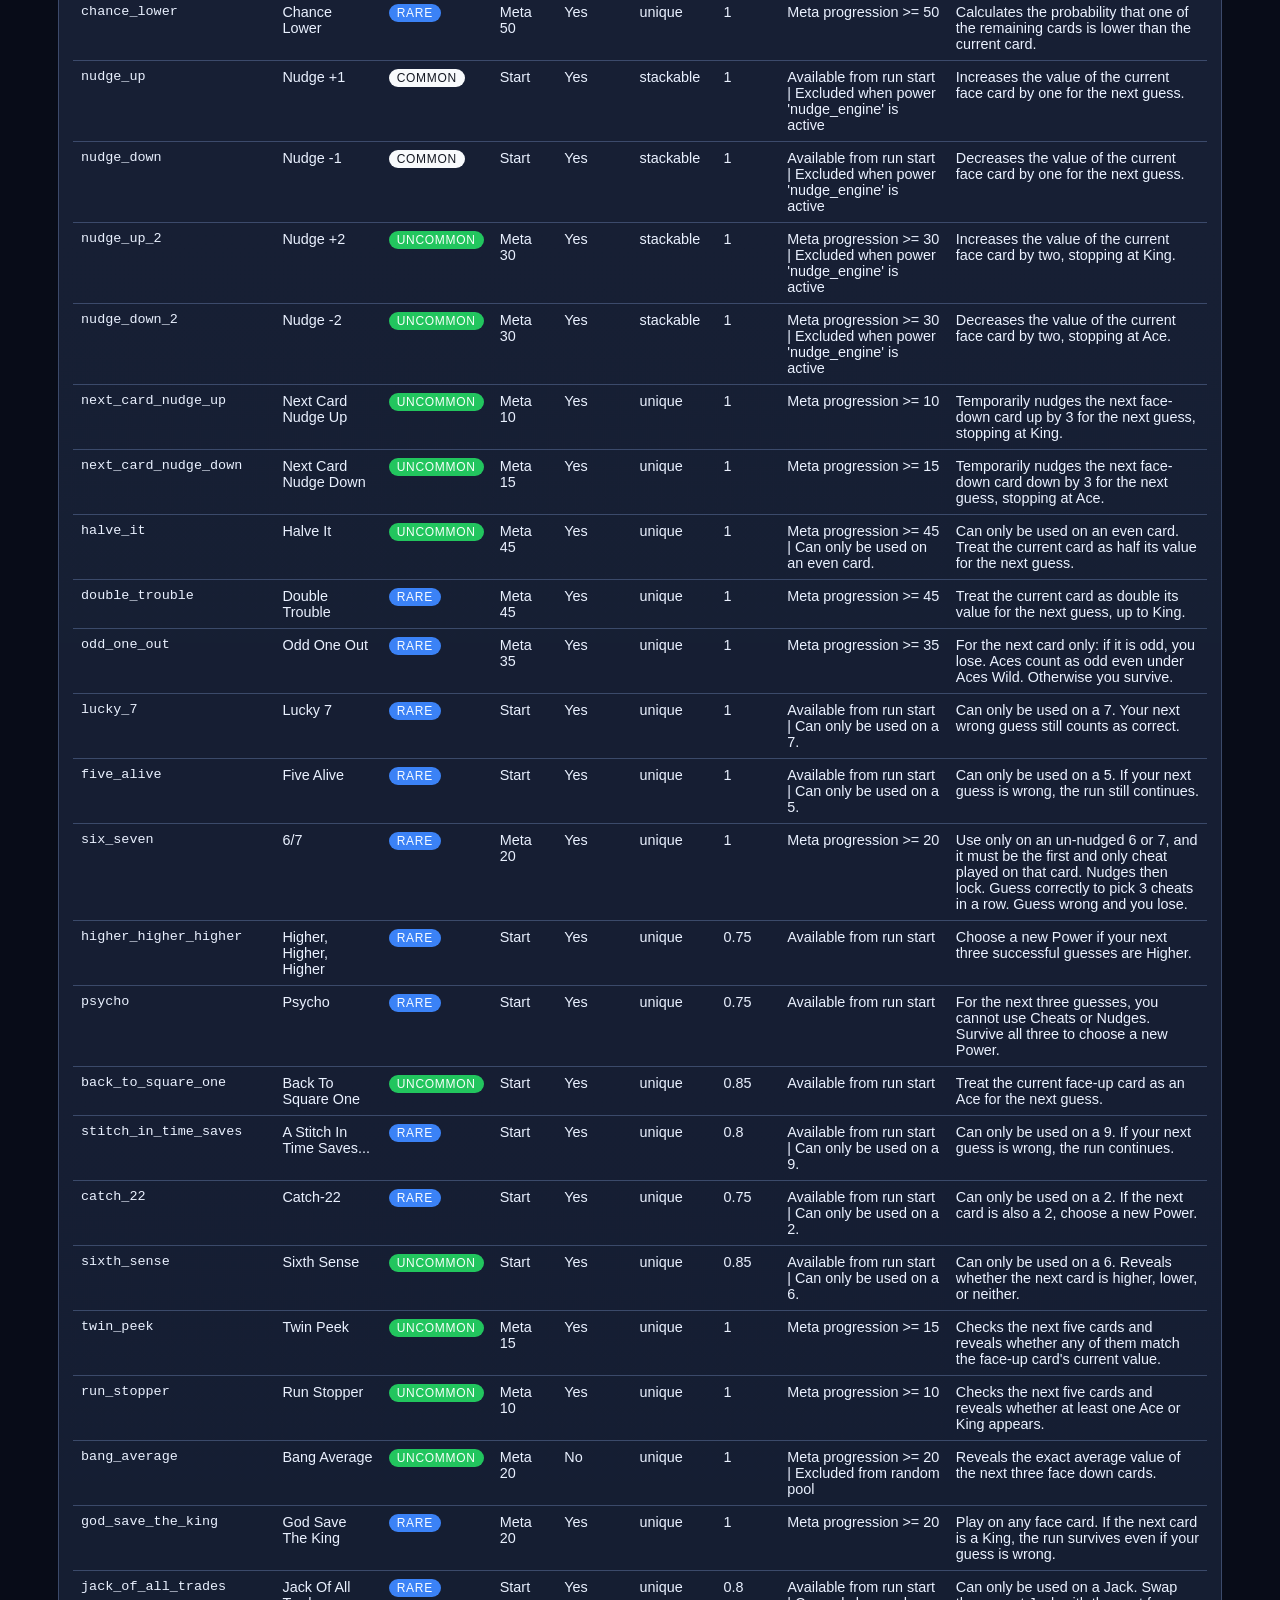
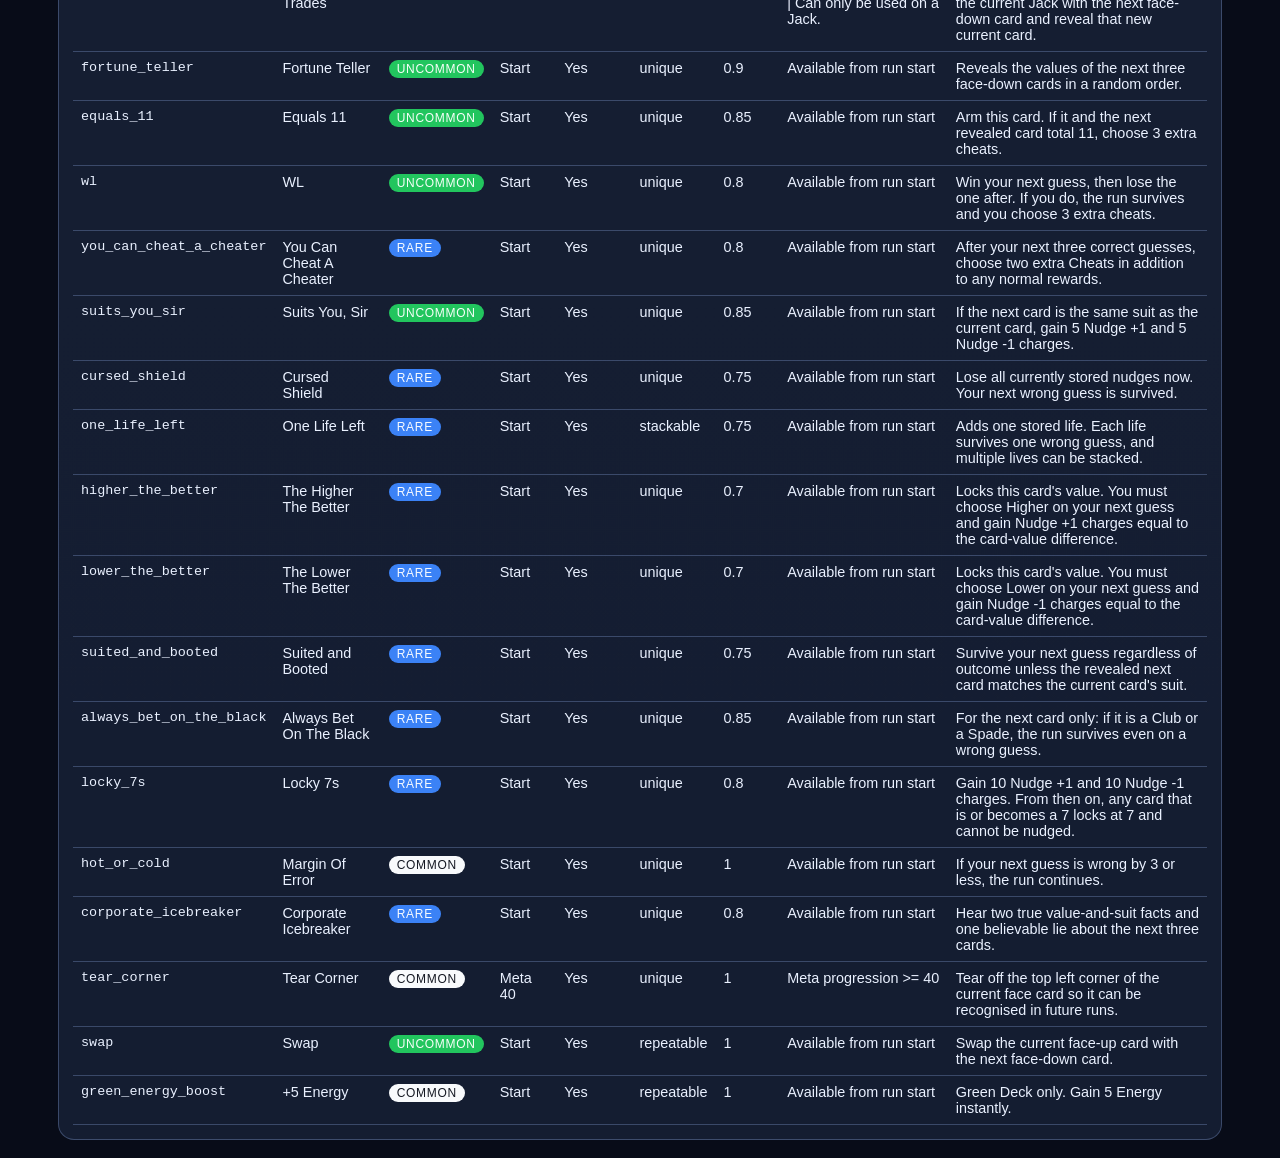
<file: cheat-index.html>
<!DOCTYPE html>
<html lang="en">
<head>
  <meta charset="UTF-8">
  <meta name="viewport" content="width=device-width, initial-scale=1.0">
  <title>52! Cheat Index</title>
  <link rel="stylesheet" href="cheat-index.css">
</head>
<body>
  <main class="catalog-shell">
    <header class="catalog-header">
      <h1>52! Cheat Index</h1>
      <p>Live view from <code>js/cheats.js</code> for fast balancing and expansion.</p>
      <div class="header-actions">
        <a href="index.html">Back To Intro</a>
        <a href="game.html">Open Game</a>
      </div>
    </header>

    <section class="panel">
      <div class="panel-top">
        <label for="cheat-search">Filter</label>
        <input id="cheat-search" type="text" placeholder="Search by name, id, rarity, or condition">
        <button id="download-csv-btn" type="button">Download CSV</button>
      </div>
      <div id="catalog-summary" class="summary"></div>
      <div class="table-wrap">
        <table id="cheat-table">
          <thead>
            <tr>
              <th>ID</th>
              <th>Name</th>
              <th>Rarity</th>
              <th>Unlock</th>
              <th>Included</th>
              <th>Stacking</th>
              <th>Weight</th>
              <th>Conditions</th>
              <th>Description</th>
            </tr>
          </thead>
          <tbody></tbody>
        </table>
      </div>
    </section>
  </main>

   <script src="js/constants.js?v=20260512z"></script>
  <script src="js/cheats.js"></script>
  <script src="js/cheat-balance-overrides.js"></script>
  <script src="js/apply-cheat-balance-overrides.js"></script>
  <script src="js/cheat-index.js"></script>
  <script src="js/pwa-update.js?v=20260515a"></script>
</body>
</html>
</file>
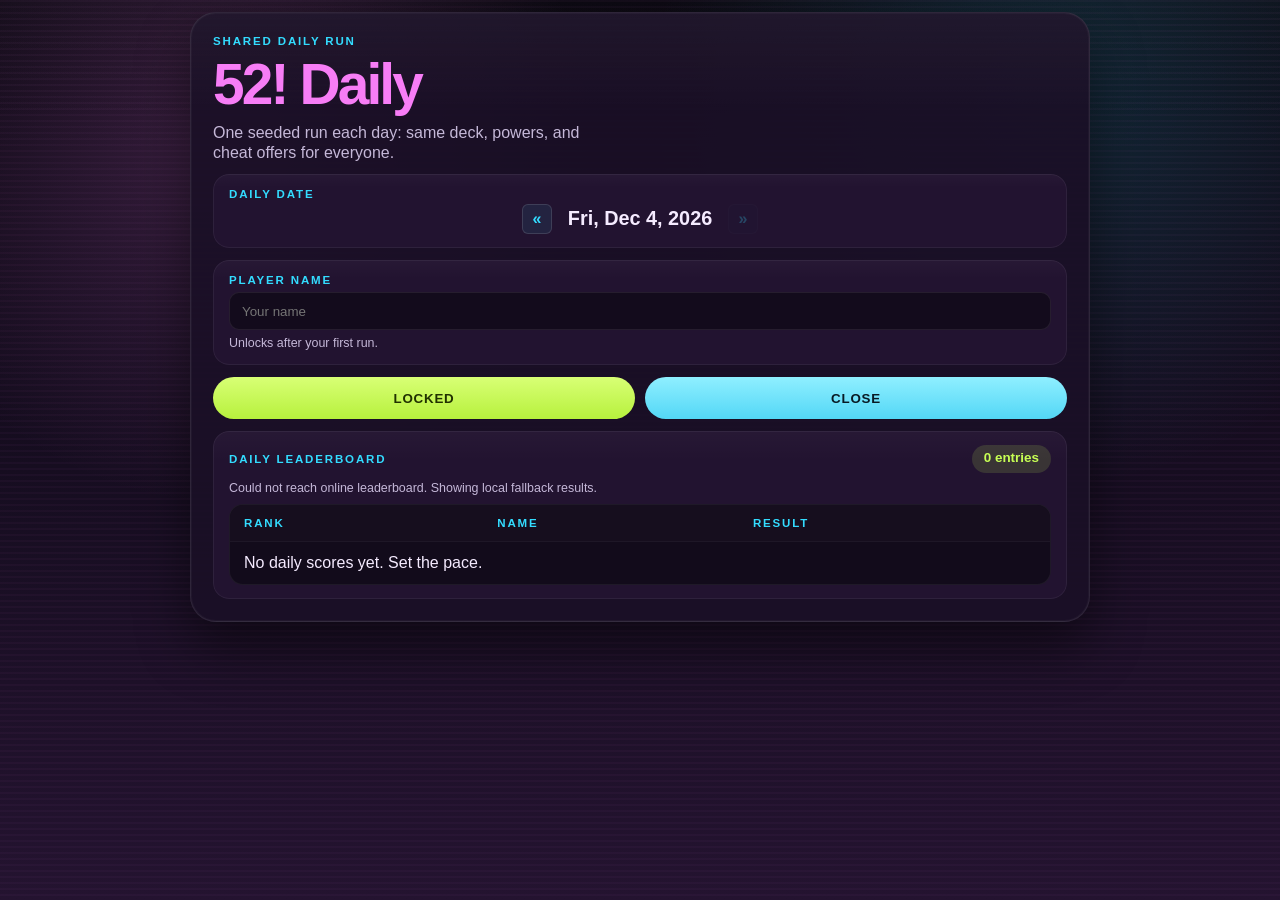
<file: daily.html>
<!DOCTYPE html>
<html lang="en">
<head>
  <meta charset="UTF-8">
  <meta name="viewport" content="width=device-width, initial-scale=1.0, maximum-scale=1.0, user-scalable=no, viewport-fit=cover">
  <meta name="theme-color" content="#120b1a">
  <meta name="mobile-web-app-capable" content="yes">
  <meta name="apple-mobile-web-app-capable" content="yes">
  <meta name="apple-mobile-web-app-status-bar-style" content="black-translucent">
  <meta name="apple-mobile-web-app-title" content="52! Daily">
  <title>52! Daily</title>
  <link rel="manifest" href="manifest.webmanifest">
  <link rel="icon" href="icon.svg" type="image/svg+xml">
  <link rel="apple-touch-icon" sizes="180x180" href="images/icons/apple-touch-icon.png">
  <link rel="stylesheet" href="daily.css?v=20260520c">
</head>
<body class="daily-page">
  <main class="daily-shell">
    <section class="daily-card">
      <p class="eyebrow">Shared Daily Run</p>
      <h1>52! Daily</h1>
      <p class="lead">One seeded run each day: same deck, powers, and cheat offers for everyone.</p>

      <section class="daily-summary">
        <div class="summary-block">
          <div class="summary-label">Daily Date</div>
          <div class="daily-nav-wrapper">
            <button id="daily-nav-prev" class="daily-nav-btn daily-nav-prev" type="button" aria-label="Previous daily">«</button>
            <div class="summary-value" id="daily-date-label">-</div>
            <button id="daily-nav-next" class="daily-nav-btn daily-nav-next" type="button" aria-label="Next daily">»</button>
          </div>
        </div>
</section>

      <section class="daily-player">
        <label class="field-label" for="daily-name-input">Player Name</label>
        <input id="daily-name-input" type="text" maxlength="24" autocomplete="name" placeholder="Your name">
        <p id="daily-status" class="daily-status"></p>
      </section>

      <section class="daily-result" id="daily-result-panel">
        <div class="summary-block summary-highlight">
          <div class="daily-result-row">
            <div class="daily-result-copy">
              <div class="summary-label">Your Score</div>
              <div class="summary-value" id="daily-score-label">-</div>
            </div>
            <button id="daily-share-btn" class="daily-share-btn" type="button">Share</button>
          </div>
        </div>
      </section>

      <div class="daily-actions">
        <button id="daily-start-btn" class="btn btn-primary" type="button">Play Daily</button>
        <button id="daily-close-btn" class="btn btn-secondary" type="button">Close</button>
      </div>

      <section class="daily-board">
        <div class="section-bar">
          <div class="section-title">Daily Leaderboard</div>
          <div class="section-chip" id="daily-board-count">0 entries</div>
        </div>
        <p id="daily-board-status" class="daily-status daily-board-status">Connecting to online leaderboard...</p>
        <div class="table-wrap">
          <table>
            <thead>
              <tr>
                <th>Rank</th>
                <th>Name</th>
                <th id="daily-score-heading">Score</th>
              </tr>
            </thead>
            <tbody id="daily-table-body">
              <tr><td colspan="3">Loading daily board...</td></tr>
            </tbody>
          </table>
        </div>
      </section>
    </section>
  </main>

  <script src="js/fullscreen.js?v=20260425b"></script>
  <script src="js/constants.js?v=20260512z"></script>
  <script src="js/leaderboard.js?v=20260425c"></script>
  <script src="js/daily.js?v=20260429a"></script>
  <script src="js/daily-page.js?v=20260520c"></script>
  <script src="js/pwa-update.js?v=20260515a"></script>
</body>
</html>
</file>
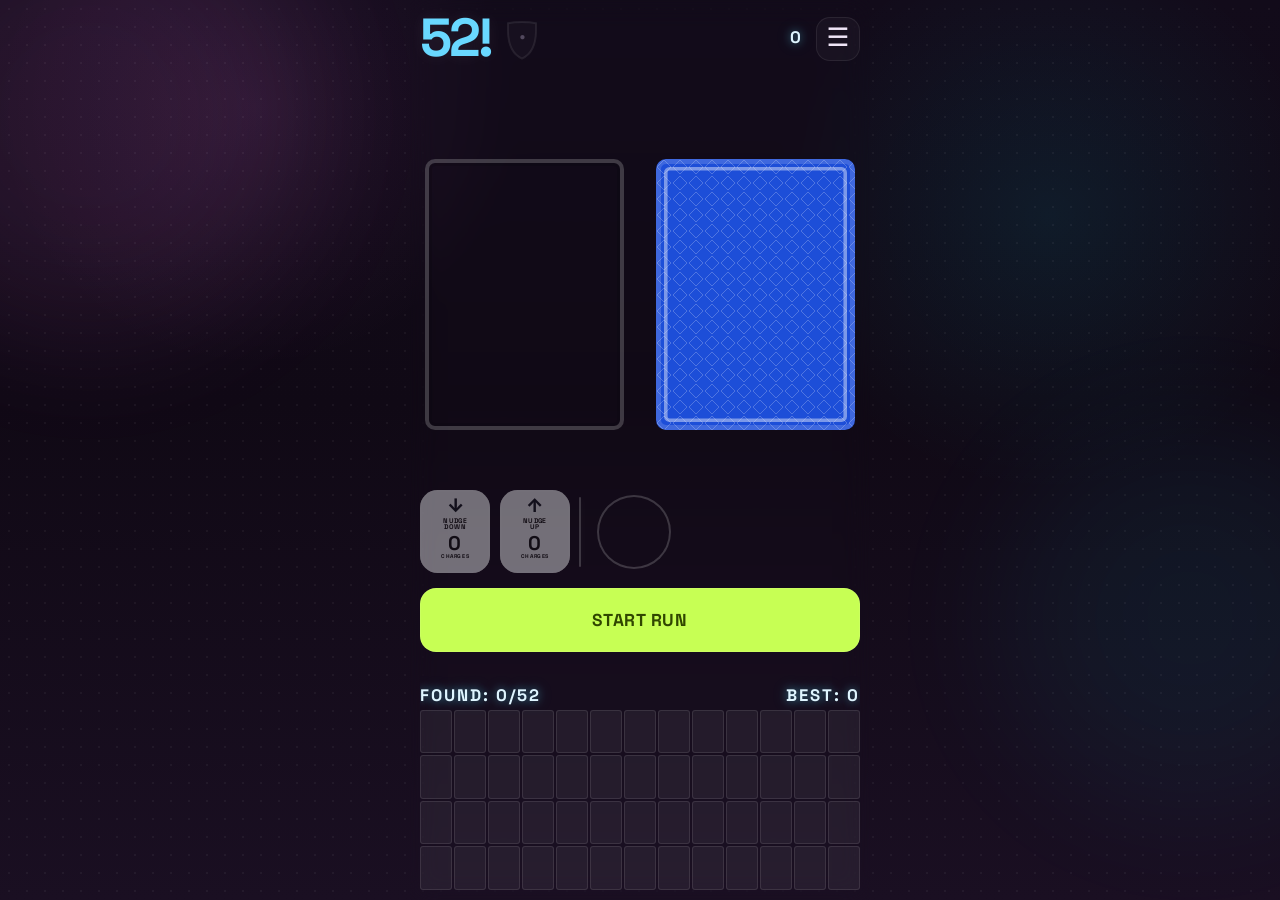
<file: game.html>
<!DOCTYPE html>
<html lang="en">
<head>
  <meta charset="UTF-8">
  <meta name="viewport" content="width=device-width, initial-scale=1.0, maximum-scale=1.0, user-scalable=no, viewport-fit=cover">
  <meta name="theme-color" content="#120b1a">
  <meta name="mobile-web-app-capable" content="yes">
  <meta name="apple-mobile-web-app-capable" content="yes">
  <meta name="apple-mobile-web-app-status-bar-style" content="black-translucent">
  <meta name="apple-mobile-web-app-title" content="52!">
  <title>52! - Higher / Lower</title>
  <link rel="manifest" href="manifest.webmanifest">
  <link rel="icon" href="icon.svg" type="image/svg+xml">
  <link rel="apple-touch-icon" sizes="180x180" href="images/icons/apple-touch-icon.png">
  <link rel="preconnect" href="https://fonts.googleapis.com">
  <link rel="preconnect" href="https://fonts.gstatic.com" crossorigin>
  <link href="https://fonts.googleapis.com/css2?family=Inter:wght@400;600;700;800&family=Space+Grotesk:wght@500;700;800&display=swap" rel="stylesheet">
  <link rel="stylesheet" href="styles.css?v=20260520c">
</head>
<body class="game-page">
  <div id="orientation-overlay" aria-hidden="true">
    <div class="orientation-card">
      <div class="orientation-mark" aria-hidden="true">52!</div>
      <p>Please rotate back to portrait.</p>
    </div>
  </div>
  <div id="game-shell">
    <div class="bg-orb bg-orb-a"></div>
    <div class="bg-orb bg-orb-b"></div>

    <div id="game">
      <div id="victory-confetti" aria-hidden="true"></div>
      <header id="app-header">
        <div class="header-mainline">
          <h1 id="brand-title">52!</h1>
          <button id="header-power-chip" class="header-power-chip" type="button" aria-label="Starting power details">
            <svg class="power-shield-svg" viewBox="0 0 100 128" aria-hidden="true" focusable="false">
              <path class="power-shield-fill" d="M50 121 C24 110 10 82 9 41 L9 18 C31 13 69 13 91 18 L91 41 C90 82 76 110 50 121 Z"></path>
            </svg>
            <span id="header-power-glyph">·</span>
          </button>

          <div class="header-metrics" aria-live="polite">
            <div id="header-energy-metric" class="header-metric" hidden>
              <div class="header-metric-label">Energy</div>
              <div id="energy-value" class="header-metric-value">0</div>
            </div>
          </div>
        </div>

        <div class="header-menu-wrap">
          <div id="header-experience" class="header-experience" aria-label="Experience">
            <span id="experience-value">0</span>
          </div>
          <button id="menu-btn" class="icon-button menu-button" type="button" aria-label="Open menu" aria-expanded="false">
            <span class="menu-icon" aria-hidden="true">&#9776;</span>
          </button>
          <div id="header-menu" class="header-menu hidden" aria-hidden="true">
            <button id="howto-open-btn" class="header-menu-action" type="button">How To Play</button>
            <a class="header-menu-action" href="heroes.html?v=20260419a">High Scores</a>
            <button id="settings-menu-btn" class="header-menu-action" type="button">Settings</button>
            <button id="exit-btn" class="header-menu-action" type="button">Exit</button>
          </div>
        </div>
      </header>

      <main id="main-layout">
        <div class="layout-spacer layout-spacer-cards-top" aria-hidden="true"></div>
        <div id="message-bar"></div>
        <div class="layout-gap layout-gap-message-cards" aria-hidden="true"></div>
        <section id="play-area">
          <div id="card-row">
            <div class="play-stack play-stack-current">
              <div class="card-column">
                <div class="current-card-wrap card-slot">
                  <div id="current-card" class="card-face">?</div>
                </div>
                <div id="current-effective-value"></div>
              </div>
            </div>

            <div class="play-stack play-stack-next">
              <div class="card-column">
                <div class="card-slot">
                  <div id="face-down-deck" class="card-back"></div>
                  <div id="reveal-overlay" class="reveal-overlay hidden" aria-hidden="true"></div>
                </div>
                <div id="next-info"></div>
              </div>
            </div>

            <div id="victory-banner" aria-live="polite"></div>
            <div id="game-over-detail" aria-live="polite"></div>
          </div>
        </section>
        <div class="layout-spacer layout-spacer-cards-bottom" aria-hidden="true"></div>

        <div class="layout-gap layout-gap-info-cheats" aria-hidden="true"></div>

        <section id="cheats-panel">
          <button id="nudge-down-btn" class="cheat-button nudge-cheat-button nudge-arrow nudge-down-control common" type="button" aria-label="Nudge Down">
            <div class="cheat-icon nudge-symbol" aria-hidden="true">&darr;</div>
            <div class="cheat-name"><span>Nudge</span><span>Down</span></div>
            <div class="cheat-count-label nudge-charge-label"><span id="nudge-down-count" class="nudge-charge-number">0</span><span class="nudge-charge-word">charges</span></div>
          </button>
          <button id="nudge-up-btn" class="cheat-button nudge-cheat-button nudge-arrow nudge-up-control common" type="button" aria-label="Nudge Up">
            <div class="cheat-icon nudge-symbol" aria-hidden="true">&uarr;</div>
            <div class="cheat-name"><span>Nudge</span><span>Up</span></div>
            <div class="cheat-count-label nudge-charge-label"><span id="nudge-up-count" class="nudge-charge-number">0</span><span class="nudge-charge-word">charges</span></div>
          </button>
          <div class="cheat-scroll-window">
            <div id="cheat-list"></div>
          </div>
        </section>

        <div id="controls">
          <button id="restart-btn" class="launch-run-btn" type="button">Start Run</button>
          <button id="lower-btn" type="button">Lower</button>
          <button id="higher-btn" type="button">Higher</button>
        </div>
        <div class="layout-spacer layout-spacer-buttons-bottom" aria-hidden="true"></div>

        <section id="memory-panel">
          <div id="seen-grid-wrap">
            <div id="seen-grid-stats">
              <div id="seen-grid-label">FOUND: 0/52</div>
              <div id="joker-count" aria-hidden="true"></div>
              <div id="best-score">BEST: 0</div>
            </div>
            <div id="seen-grid"></div>
          </div>
        </section>
      </main>

      <div id="game-howto-modal" class="hidden" aria-hidden="true">
        <div class="help-backdrop" id="howto-close-backdrop"></div>
        <article class="help-dialog" role="dialog" aria-modal="true" aria-labelledby="howto-title">
          <button id="howto-close-icon-btn" class="help-close-icon" type="button" aria-label="Close How To Play">&#215;</button>
          <h2 id="howto-title">How To Play</h2>

          <div class="help-block">
            <h3>The Goal</h3>
            <p>
              Every run starts from a seeded 52-card deck. Your job is simple and brutal:
              decide whether the next card is higher or lower than the current one, and survive all the way to the end.
            </p>
          </div>

          <div class="help-block">
            <h3>The Rules</h3>
            <ul>
              <li>Pick <strong>Higher</strong> or <strong>Lower</strong> for the next face-down card.</li>
              <li>Equal values are safe, so your run continues on a match. Aces are usually low unless a power changes that. Jacks count as 11, Queens as 12, and Kings as 13.</li>
              <li>A wrong guess ends the run immediately.</li>
            </ul>
          </div>

        </article>
      </div>

      <div id="game-settings-modal" class="hidden" aria-hidden="true">
        <div class="help-backdrop" id="settings-close-backdrop"></div>
        <article class="help-dialog settings-dialog" role="dialog" aria-modal="true" aria-labelledby="settings-title">
          <button id="settings-close-icon-btn" class="help-close-icon" type="button" aria-label="Close Settings">&#215;</button>
          <h2 id="settings-title">Settings</h2>

          <div class="settings-form">
            <label class="settings-row" for="settings-sound-toggle">
              <span>Sound</span>
              <input id="settings-sound-toggle" type="checkbox" checked>
            </label>

            <label class="settings-row" for="settings-tutorial-toggle">
              <span>Tutorial</span>
              <input id="settings-tutorial-toggle" type="checkbox">
            </label>

            <label class="settings-row" for="settings-visuals-select">
              <span>Visuals</span>
              <select id="settings-visuals-select">
                <option value="new" selected>NEW</option>
                <option value="neon">NEON</option>
              </select>
            </label>

            <label class="settings-row" for="settings-button-order-select">
              <span>Buttons</span>
              <select id="settings-button-order-select">
                <option value="lower-higher" selected>Lower / Higher</option>
                <option value="higher-lower">Higher / Lower</option>
              </select>
            </label>

            <label class="settings-row" for="settings-nudge-order-select">
              <span>Nudges</span>
              <select id="settings-nudge-order-select">
                <option value="down-up" selected>Down / Up</option>
                <option value="up-down">Up / Down</option>
              </select>
            </label>

            <label class="settings-row" for="settings-experience-toggle">
              <span>Experience</span>
              <input id="settings-experience-toggle" type="checkbox" checked>
            </label>

            <div class="settings-action-block">
              <button id="settings-reset-deck-btn" class="settings-action-btn" type="button">
                <span id="settings-reset-deck-label">Reset Deck</span>
                <span id="settings-reset-deck-fill" class="settings-hold-fill"></span>
              </button>
              <p class="settings-help">Hold for 5 seconds to clear physical changes</p>
            </div>

            <label class="settings-row" for="settings-unlock-decks-toggle">
              <span>Unlock Decks</span>
              <input id="settings-unlock-decks-toggle" type="checkbox">
            </label>

            <button id="settings-download-log-btn" class="settings-action-btn" type="button">Download Run Log</button>
            <button id="settings-share-log-btn" class="settings-action-btn" type="button">Share Run Log</button>
            <p id="settings-modal-status" class="settings-modal-status"></p>
          </div>
        </article>
      </div>

      <div id="victory-modal" class="hidden" aria-hidden="true">
        <div class="victory-backdrop"></div>
        <div class="victory-dialog" role="dialog" aria-modal="true" aria-labelledby="victory-title">
          <h2 id="victory-title">Deck Cleared!</h2>
          <p id="victory-copy">Add your name to the 52! Heroes board.</p>
          <p id="victory-seed"></p>
          <form id="victory-form">
            <input
              id="victory-name-input"
              type="text"
              maxlength="24"
              autocomplete="name"
              placeholder="Your name"
              required
            >
            <div class="victory-actions">
              <button type="submit" id="victory-submit-btn">Save Hero Run</button>
              <button type="button" id="victory-skip-btn">Skip</button>
            </div>
          </form>
          <div id="victory-status"></div>
        </div>
      </div>

      <div id="cheat-choice-container" class="hidden" aria-hidden="true">
        <div class="choice-backdrop"></div>
        <div class="choice-modal">
          <div class="choice-title">Choose Your Cheat</div>
          <div id="cheat-choice-current-card" class="choice-current-card hidden" aria-live="polite"></div>
          <div id="cheat-choice-list"></div>
          <div id="cheat-choice-info" class="cheat-choice-info" aria-live="polite"></div>
        </div>
      </div>
      <div id="cheat-choice-flyout" class="hidden" aria-hidden="true"></div>
      <div id="power-choice-flyout" class="hidden" aria-hidden="true"></div>

      <div id="power-choice-container" class="hidden" aria-hidden="true">
        <div class="choice-backdrop"></div>
        <div class="choice-modal">
          <div id="power-choice-title" class="choice-title">Choose Your Power</div>
          <div id="power-choice-current-card" class="choice-current-card hidden" aria-live="polite"></div>
          <div id="power-choice-list"></div>
          <div id="power-choice-footer" class="choice-footer" hidden></div>
        </div>
      </div>

      <div id="tutorial-overlay" class="hidden" aria-hidden="true">
        <div class="tutorial-backdrop"></div>
        <article class="tutorial-dialog" role="dialog" aria-modal="true" aria-labelledby="tutorial-title">
          <div id="tutorial-progress" class="tutorial-progress"></div>
          <h2 id="tutorial-title">Quick Tutorial</h2>
          <p id="tutorial-copy"></p>
          <div class="tutorial-actions">
            <button id="tutorial-skip-btn" type="button" class="tutorial-btn tutorial-btn-secondary">Skip</button>
            <button id="tutorial-next-btn" type="button" class="tutorial-btn tutorial-btn-primary">Next</button>
          </div>
        </article>
      </div>

      <div id="cheat-tooltip" class="hidden" aria-hidden="true">
        <div id="cheat-tooltip-title"></div>
        <div id="cheat-tooltip-body"></div>
      </div>

      <section id="instructions-panel" class="dev-hidden">
        <div id="seed-console" class="dev-hidden" aria-hidden="true">
          <label class="seed-console-label" for="run-seed-input">Run Seed</label>
          <input id="run-seed-input" type="text" maxlength="16" placeholder="Random seed">
          <div class="seed-actions">
            <button id="random-seed-btn" type="button">Random</button>
            <button id="copy-seed-btn" type="button">Copy</button>
          </div>
        </div>

        <div id="instructions-box">
          <h3>How To Play</h3>
          <div id="instructions-text"></div>
        </div>

        <div id="cheat-guide-box">
          <h3>Cheat Info</h3>
          <div id="cheat-guide-list"></div>
        </div>
      </section>
    </div>
  </div>

  <script src="js/fullscreen.js?v=20260506b"></script>
  <script src="js/constants.js?v=20260520c"></script>
  <script src="js/storage.js?v=20260520c"></script>
  <script src="js/state.js?v=20260520c"></script>
  <script src="js/powers.js?v=20260520c"></script>
  <script src="js/cheats.js?v=20260520c"></script>
  <script src="js/cheat-balance-overrides.js?v=20260414a"></script>
  <script src="js/apply-cheat-balance-overrides.js?v=20260414a"></script>
  <script src="js/leaderboard.js?v=20260520c"></script>
<script src="js/daily.js?v=20260429a"></script>
  <script src="js/logic.js?v=20260520c"></script>
  <script src="js/render.js?v=20260520c"></script>
  <script src="js/input.js?v=20260520c"></script>
  <script src="js/main.js?v=20260414a"></script>
  <script src="js/pwa-update.js?v=20260520c"></script>
</body>
</html>
</file>
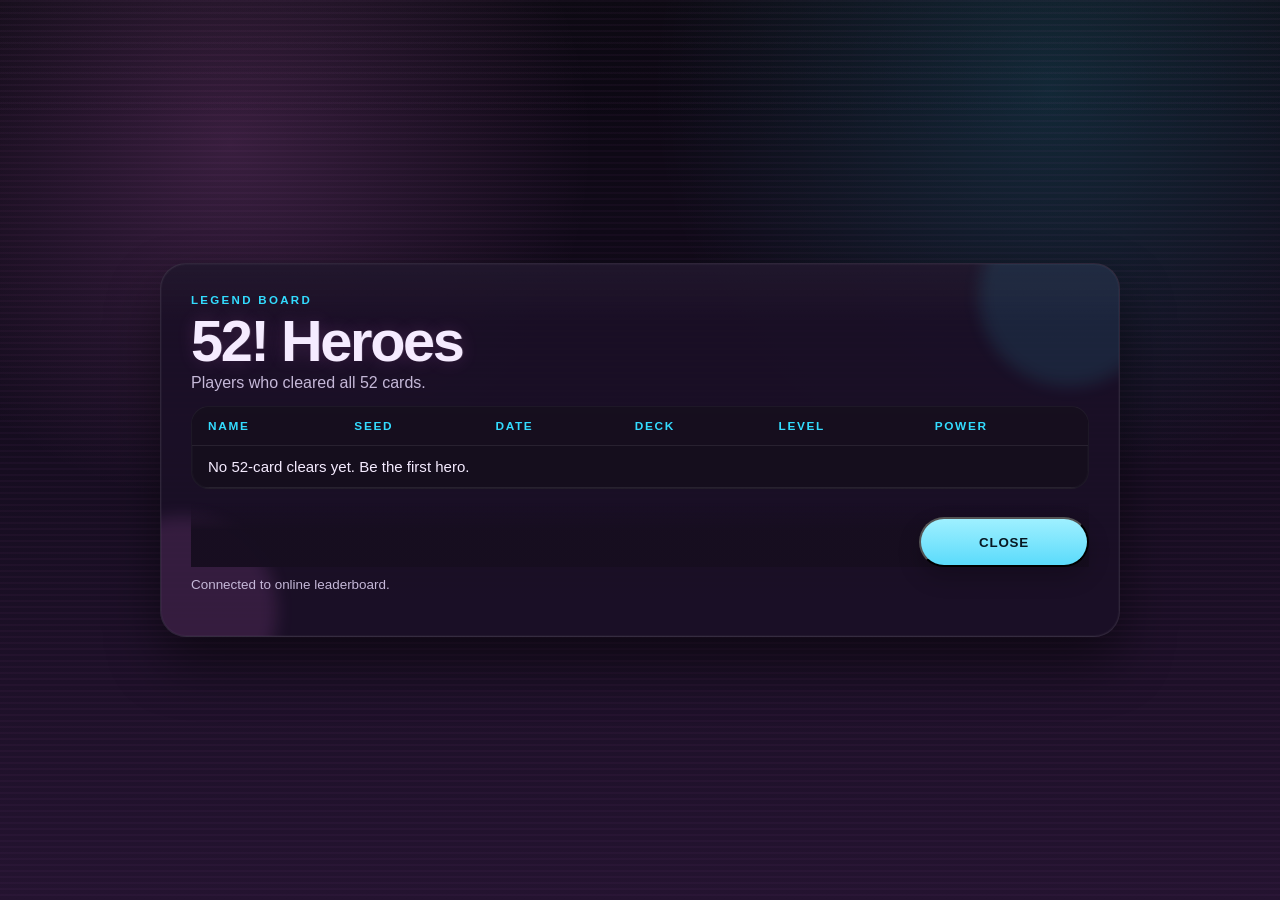
<file: heroes.html>
<!DOCTYPE html>
<html lang="en">
<head>
  <meta charset="UTF-8">
  <meta name="viewport" content="width=device-width, initial-scale=1.0, maximum-scale=1.0, user-scalable=no, viewport-fit=cover">
  <meta name="theme-color" content="#120b1a">
  <meta name="mobile-web-app-capable" content="yes">
  <meta name="apple-mobile-web-app-capable" content="yes">
  <meta name="apple-mobile-web-app-status-bar-style" content="black-translucent">
  <meta name="apple-mobile-web-app-title" content="52!">
  <title>52! Heroes</title>
  <link rel="manifest" href="manifest.webmanifest">
  <link rel="icon" href="icon.svg" type="image/svg+xml">
  <link rel="apple-touch-icon" sizes="180x180" href="images/icons/apple-touch-icon.png">
  <link rel="stylesheet" href="heroes.css?v=20260425c">
</head>
<body class="heroes-page">
  <main class="heroes-shell">
    <section class="heroes-card">
      <p class="eyebrow">Legend Board</p>
      <h1>52! Heroes</h1>
      <p class="lead">Players who cleared all 52 cards.</p>

      <div class="table-wrap">
        <table>
          <thead>
            <tr>
              <th>Name</th>
              <th>Seed</th>
              <th>Date</th>
              <th>Deck</th>
              <th>Level</th>
              <th>Power</th>
            </tr>
          </thead>
          <tbody id="heroes-table-body">
            <tr><td colspan="6">Loading heroes...</td></tr>
          </tbody>
        </table>
      </div>

      <div class="actions">
        <button class="btn btn-secondary actions-close" id="heroes-back-btn" type="button">Close</button>
      </div>

      <p id="heroes-note"></p>
    </section>
  </main>

  <script src="js/fullscreen.js?v=20260425b"></script>
  <script src="js/constants.js?v=20260512z"></script>
  <script src="js/leaderboard.js?v=20260425c"></script>
  <script src="js/heroes.js?v=20260425c"></script>
  <script src="js/pwa-update.js?v=20260515a"></script>
</body>
</html>
</file>
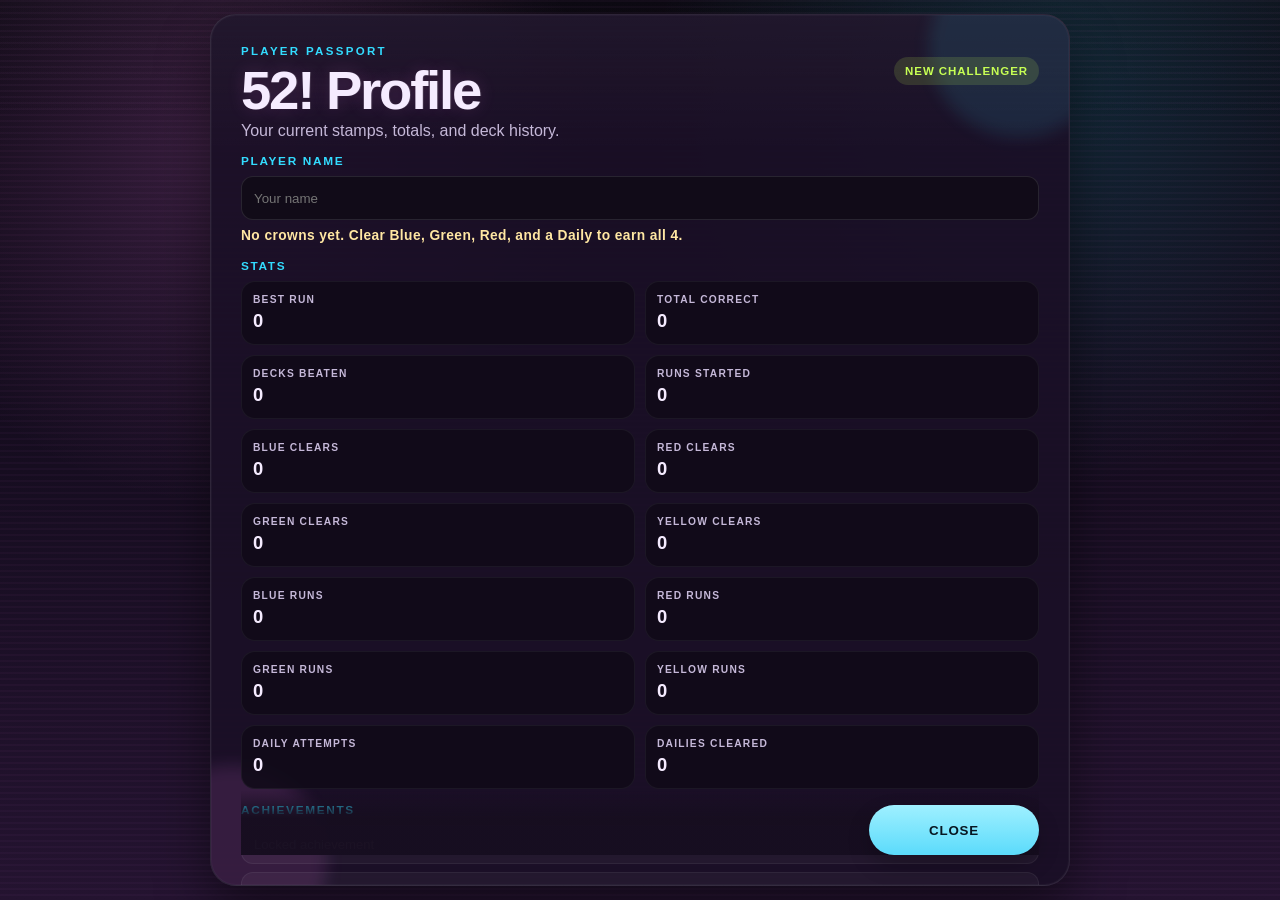
<file: profile.html>
<!DOCTYPE html>
<html lang="en">
<head>
  <meta charset="UTF-8">
  <meta name="viewport" content="width=device-width, initial-scale=1.0, maximum-scale=1.0, user-scalable=no, viewport-fit=cover">
  <meta name="theme-color" content="#120b1a">
  <meta name="mobile-web-app-capable" content="yes">
  <meta name="apple-mobile-web-app-capable" content="yes">
  <meta name="apple-mobile-web-app-status-bar-style" content="black-translucent">
  <meta name="apple-mobile-web-app-title" content="52!">
  <title>52! Profile</title>
  <link rel="manifest" href="manifest.webmanifest">
  <link rel="icon" href="icon.svg" type="image/svg+xml">
  <link rel="apple-touch-icon" sizes="180x180" href="images/icons/apple-touch-icon.png">
  <link rel="stylesheet" href="profile.css?v=20260425c">
</head>
<body class="profile-page">
  <main class="profile-shell">
    <section class="profile-card">
      <p class="eyebrow">Player Passport</p>
      <div class="profile-topline">
        <div>
          <h1>52! Profile</h1>
          <p class="lead">Your current stamps, totals, and deck history.</p>
        </div>
        <div class="profile-stamp" id="profile-stamp">New Challenger</div>
      </div>

      <section class="profile-block">
        <div class="section-title">Player Name</div>
        <input id="profile-name-input" type="text" maxlength="24" autocomplete="name" placeholder="Your name">
        <div class="profile-crown-strip" id="profile-crown-strip">No crowns yet.</div>
      </section>

      <section class="profile-block">
        <div class="section-title">Stats</div>
        <div class="profile-stats-grid">
          <article class="profile-stat">
            <div class="profile-stat-label">Best Run</div>
            <div class="profile-stat-value" id="profile-best-run">0</div>
          </article>
          <article class="profile-stat">
            <div class="profile-stat-label">Total Correct</div>
            <div class="profile-stat-value" id="profile-total-correct">0</div>
          </article>
          <article class="profile-stat">
            <div class="profile-stat-label">Decks Beaten</div>
            <div class="profile-stat-value" id="profile-decks-beaten">0</div>
          </article>
          <article class="profile-stat">
            <div class="profile-stat-label">Runs Started</div>
            <div class="profile-stat-value" id="profile-runs-started">0</div>
          </article>
          <article class="profile-stat">
            <div class="profile-stat-label">Blue Clears</div>
            <div class="profile-stat-value" id="profile-blue-clears">0</div>
          </article>
          <article class="profile-stat">
            <div class="profile-stat-label">Red Clears</div>
            <div class="profile-stat-value" id="profile-red-clears">0</div>
          </article>
          <article class="profile-stat">
            <div class="profile-stat-label">Green Clears</div>
            <div class="profile-stat-value" id="profile-green-clears">0</div>
          </article>
          <article class="profile-stat">
            <div class="profile-stat-label">Yellow Clears</div>
            <div class="profile-stat-value" id="profile-yellow-clears">0</div>
          </article>
          <article class="profile-stat">
            <div class="profile-stat-label">Blue Runs</div>
            <div class="profile-stat-value" id="profile-blue-runs">0</div>
          </article>
          <article class="profile-stat">
            <div class="profile-stat-label">Red Runs</div>
            <div class="profile-stat-value" id="profile-red-runs">0</div>
          </article>
          <article class="profile-stat">
            <div class="profile-stat-label">Green Runs</div>
            <div class="profile-stat-value" id="profile-green-runs">0</div>
          </article>
          <article class="profile-stat">
            <div class="profile-stat-label">Yellow Runs</div>
            <div class="profile-stat-value" id="profile-yellow-runs">0</div>
          </article>
          <article class="profile-stat">
            <div class="profile-stat-label">Daily Attempts</div>
            <div class="profile-stat-value" id="profile-daily-attempts">0</div>
          </article>
          <article class="profile-stat">
            <div class="profile-stat-label">Dailies Cleared</div>
            <div class="profile-stat-value" id="profile-daily-clears">0</div>
          </article>
        </div>
      </section>

      <section class="profile-block">
        <div class="section-title">Achievements</div>
        <div class="achievement-list" id="profile-achievement-list"></div>
      </section>

      <div class="actions">
        <button class="btn btn-secondary actions-close" id="profile-back-btn" type="button">Close</button>
      </div>
    </section>
  </main>

  <script src="js/fullscreen.js?v=20260425b"></script>
  <script src="js/constants.js?v=20260512z"></script>
  <script src="js/storage.js?v=20260512z"></script>
  <script src="js/leaderboard.js?v=20260425c"></script>
  <script src="js/profile-page.js?v=20260512y"></script>
  <script src="js/pwa-update.js?v=20260515a"></script>
</body>
</html>
</file>
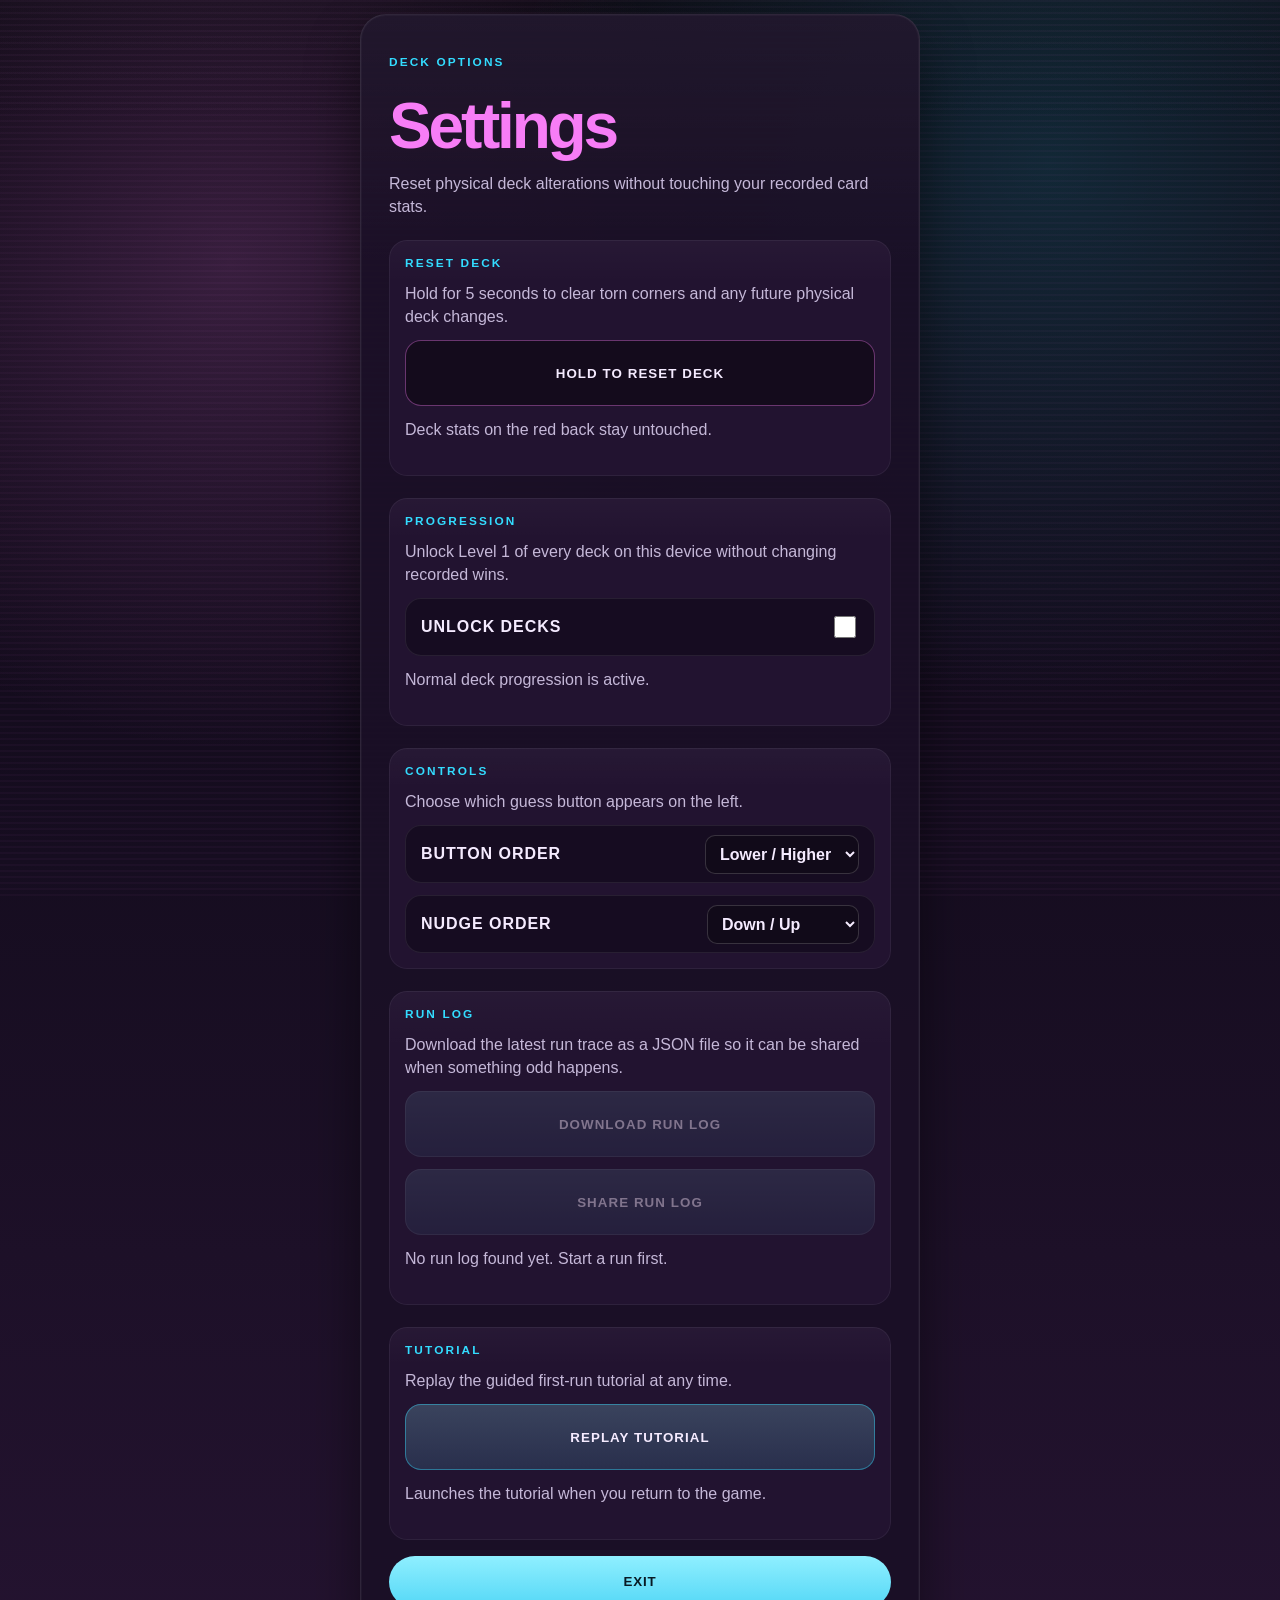
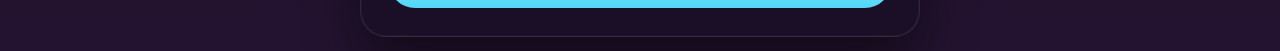
<file: settings.html>
<!DOCTYPE html>
<html lang="en">
<head>
  <meta charset="UTF-8">
  <meta name="viewport" content="width=device-width, initial-scale=1.0, maximum-scale=1.0, user-scalable=no, viewport-fit=cover">
  <meta name="theme-color" content="#120b1a">
  <meta name="mobile-web-app-capable" content="yes">
  <meta name="apple-mobile-web-app-capable" content="yes">
  <meta name="apple-mobile-web-app-status-bar-style" content="black-translucent">
  <meta name="apple-mobile-web-app-title" content="52! Settings">
  <title>52! Settings</title>
  <link rel="manifest" href="manifest.webmanifest">
  <link rel="icon" href="icon.svg" type="image/svg+xml">
  <link rel="apple-touch-icon" sizes="180x180" href="images/icons/apple-touch-icon.png">
  <link rel="stylesheet" href="settings.css?v=20260512z">
</head>
<body class="settings-page">
  <main class="settings-shell">
    <section class="settings-card">
      <p class="eyebrow">Deck Options</p>
      <h1>Settings</h1>
      <p class="lead">Reset physical deck alterations without touching your recorded card stats.</p>

      <section class="settings-panel">
        <div class="section-title">Reset Deck</div>
        <p class="section-copy">Hold for 5 seconds to clear torn corners and any future physical deck changes.</p>

        <button id="reset-deck-btn" class="hold-button" type="button">
          <span class="hold-fill" id="reset-deck-fill"></span>
          <span class="hold-label" id="reset-deck-label">Hold To Reset Deck</span>
        </button>

        <p id="settings-status" class="settings-status">Deck stats on the red back stay untouched.</p>
      </section>

      <section class="settings-panel">
        <div class="section-title">Progression</div>
        <p class="section-copy">Unlock Level 1 of every deck on this device without changing recorded wins.</p>

        <label class="toggle-row" for="unlock-decks-toggle">
          <span>Unlock Decks</span>
          <input id="unlock-decks-toggle" type="checkbox">
        </label>

        <p id="unlock-decks-status" class="settings-status">Normal deck progression is active.</p>
      </section>

      <section class="settings-panel">
        <div class="section-title">Controls</div>
        <p class="section-copy">Choose which guess button appears on the left.</p>

        <label class="toggle-row" for="button-order-select">
          <span>Button Order</span>
          <select id="button-order-select">
            <option value="lower-higher">Lower / Higher</option>
            <option value="higher-lower">Higher / Lower</option>
          </select>
        </label>

        <label class="toggle-row" for="nudge-order-select">
          <span>Nudge Order</span>
          <select id="nudge-order-select">
            <option value="down-up">Down / Up</option>
            <option value="up-down">Up / Down</option>
          </select>
        </label>
      </section>

      <section class="settings-panel">
        <div class="section-title">Run Log</div>
        <p class="section-copy">Download the latest run trace as a JSON file so it can be shared when something odd happens.</p>

        <button id="export-log-btn" class="action-button" type="button">
          <span class="action-label">Download Run Log</span>
        </button>

        <button id="share-log-btn" class="action-button" type="button">
          <span class="action-label">Share Run Log</span>
        </button>

        <p id="log-export-status" class="settings-status">Latest run log ready when available.</p>
      </section>

      <section class="settings-panel">
        <div class="section-title">Tutorial</div>
        <p class="section-copy">Replay the guided first-run tutorial at any time.</p>

        <button id="replay-tutorial-btn" class="action-button" type="button">
          <span class="action-label">Replay Tutorial</span>
        </button>

        <p id="tutorial-replay-status" class="settings-status">Launches the tutorial when you return to the game.</p>
      </section>

      <div class="actions">
        <button id="settings-close-btn" class="btn btn-secondary" type="button">Exit</button>
      </div>
    </section>
  </main>

  <script src="js/fullscreen.js?v=20260425b"></script>
  <script src="js/constants.js?v=20260515a"></script>
  <script src="js/storage.js?v=20260515a"></script>
  <script src="js/settings.js?v=20260515a"></script>
  <script src="js/pwa-update.js?v=20260515a"></script>
</body>
</html>
</file>
<file: intro.css>
:root {
  --app-height: 100dvh;
  --bg-0: #0b0711;
  --bg-1: #140b1d;
  --bg-2: #231330;
  --surface: rgba(27, 17, 38, 0.92);
  --surface-strong: rgba(34, 21, 48, 0.97);
  --surface-soft: rgba(20, 12, 29, 0.88);
  --panel-line: rgba(255, 255, 255, 0.08);
  --text: #f4ebff;
  --muted: #c5b7d8;
  --pink: #f77df6;
  --cyan: #33dcff;
  --lime: #c7ff54;
  --gold: #ffcf72;
  --danger: #ef426f;
  --shadow: 0 24px 54px rgba(0, 0, 0, 0.46);
}

* {
  box-sizing: border-box;
}

html,
body {
  height: 100%;
}

body {
  margin: 0;
  color: var(--text);
  font-family: "Space Grotesk", "Segoe UI", Tahoma, sans-serif;
  background:
    radial-gradient(circle at 16% 12%, rgba(247, 125, 246, 0.16), transparent 26%),
    radial-gradient(circle at 84% 18%, rgba(51, 220, 255, 0.14), transparent 28%),
    linear-gradient(180deg, var(--bg-0) 0%, var(--bg-1) 52%, var(--bg-2) 100%);
  overflow-x: hidden;
  overflow-y: auto;
}

body.intro-page {
  height: var(--app-height);
  min-height: var(--app-height);
  overflow: hidden;
}

.intro-shell {
  height: var(--app-height);
  min-height: var(--app-height);
  position: relative;
  display: flex;
  justify-content: center;
  padding: 0;
}

.scanline-overlay {
  position: fixed;
  inset: 0;
  pointer-events: none;
  background:
    linear-gradient(180deg, rgba(255, 255, 255, 0.02), transparent 14%),
    repeating-linear-gradient(180deg, rgba(247, 125, 246, 0.045) 0 2px, transparent 2px 6px);
  opacity: 0.8;
}

.glow {
  position: absolute;
  border-radius: 999px;
  filter: blur(70px);
  pointer-events: none;
  opacity: 0.24;
  animation: drift 13s ease-in-out infinite;
}

.glow-a {
  width: 34vw;
  aspect-ratio: 1;
  top: -10vw;
  left: -9vw;
  background: rgba(247, 125, 246, 0.65);
}

.glow-b {
  width: 28vw;
  aspect-ratio: 1;
  right: -8vw;
  top: 16vh;
  background: rgba(51, 220, 255, 0.5);
  animation-delay: -4s;
}

.glow-c {
  width: 24vw;
  aspect-ratio: 1;
  bottom: -8vw;
  left: 42vw;
  background: rgba(255, 207, 114, 0.36);
  animation-delay: -8s;
}

.intro-card {
  position: relative;
  z-index: 2;
  width: min(980px, 100%);
  height: var(--app-height);
  min-height: var(--app-height);
  border-radius: 0;
  padding: clamp(8px, 1.5vw, 16px) clamp(14px, 2.2vw, 22px) clamp(18px, 2.4vw, 24px);
  background:
    linear-gradient(180deg, rgba(255, 255, 255, 0.03), transparent 16%),
    var(--surface);
  border: 0;
  box-shadow:
    inset 0 0 0 1px rgba(255, 255, 255, 0.03);
  overflow: hidden;
  margin: 0 auto;
}

.intro-card::before,
.intro-card::after {
  content: "";
  position: absolute;
  border-radius: 999px;
  pointer-events: none;
  filter: blur(10px);
}

.intro-card::before {
  width: 180px;
  height: 180px;
  top: -52px;
  right: -32px;
  background: rgba(51, 220, 255, 0.09);
}

.intro-card::after {
  width: 190px;
  height: 190px;
  left: -74px;
  bottom: -78px;
  background: rgba(247, 125, 246, 0.12);
}

.intro-main {
  position: relative;
  z-index: 1;
  display: flex;
  flex-direction: column;
  justify-content: flex-start;
  min-width: 0;
  width: min(100%, 460px);
  min-height: 0;
  height: 100%;
  margin: 0 auto;
}

.eyebrow {
  margin: 0;
  color: var(--cyan);
  letter-spacing: 0.22em;
  text-transform: uppercase;
  font-size: 0.72rem;
  font-weight: 800;
}

h1 {
  margin: 8px 0 6px;
  font-size: clamp(3.6rem, 11vw, 6rem);
  line-height: 0.88;
  letter-spacing: -0.06em;
  color: var(--pink);
  text-shadow:
    1px 0 rgba(255, 255, 255, 0.12),
    0 0 18px rgba(247, 125, 246, 0.18);
}

.intro-logo {
  display: block;
  width: min(50vw, 240px);
  max-width: 100%;
  height: auto;
  margin: clamp(6px, 1.6vh, 16px) auto clamp(6px, 1vh, 10px);
  object-fit: contain;
  filter: drop-shadow(0 16px 28px rgba(51, 220, 255, 0.12));
}

.black-leader-strip {
  display: grid;
  justify-items: center;
  gap: 2px;
  width: min(100%, 310px);
  margin: 0 auto clamp(6px, 1vh, 10px);
  padding: 7px 10px;
  border: 1px solid rgba(197, 183, 216, 0.16);
  border-radius: 10px;
  background: rgba(4, 5, 12, 0.42);
  color: var(--muted);
  font-size: 0.72rem;
  font-weight: 700;
  line-height: 1.2;
  text-align: center;
  text-transform: uppercase;
}

.black-leader-strip strong {
  color: var(--text);
  font-size: 0.82rem;
  font-weight: 800;
  text-transform: none;
}

.tagline {
  margin: 0;
  max-width: 24ch;
  font-size: clamp(0.98rem, 2.4vw, 1.18rem);
  line-height: 1.28;
  font-weight: 700;
  color: var(--text);
}

.intro-copy {
  margin-top: clamp(6px, 1.1vh, 10px);
  display: grid;
  gap: 7px;
}

.premise {
  margin: 0;
  max-width: 54ch;
  color: var(--muted);
  font-size: 0.92rem;
  line-height: 1.38;
}

.premise strong {
  color: var(--lime);
  font-weight: 800;
}

.premise.emphasis {
  color: var(--text);
  font-size: clamp(0.98rem, 2.4vw, 1.18rem);
  line-height: 1.28;
  font-weight: 700;
}

.intro-actions {
  display: none;
}

.card-action-fan {
  margin-top: clamp(8px, 1.3vh, 14px);
  display: grid;
  grid-template-columns: repeat(2, minmax(0, 1fr));
  gap: 10px;
}

.action-card {
  display: flex;
  width: 100%;
  min-height: 108px;
  border-radius: 14px;
  flex-direction: column;
  justify-content: space-between;
  padding: 12px 11px 10px;
  text-decoration: none;
  text-align: left;
  color: inherit;
  border: 1px solid rgba(255, 255, 255, 0.12);
  background: linear-gradient(180deg, rgba(96, 68, 119, 0.98), rgba(56, 39, 73, 0.98));
  box-shadow:
    inset 0 0 0 2px rgba(247, 125, 246, 0.45),
    0 18px 28px rgba(0, 0, 0, 0.28);
  cursor: pointer;
  transition: transform 140ms ease, filter 140ms ease;
}

.action-card:hover,
.action-card:focus-visible {
  filter: brightness(1.04);
}


.action-card:disabled {
  cursor: default;
  opacity: 0.72;
}

.action-card.locked,
.action-card[aria-disabled="true"] {
  cursor: not-allowed;
  opacity: 0.62;
  filter: grayscale(0.5) saturate(0.55);
  border-color: rgba(255, 255, 255, 0.08);
  box-shadow:
    inset 0 0 0 1px rgba(255, 255, 255, 0.06),
    0 10px 18px rgba(0, 0, 0, 0.22);
}

.action-card.locked:hover,
.action-card.locked:focus-visible,
.action-card[aria-disabled="true"]:hover,
.action-card[aria-disabled="true"]:focus-visible {
  filter: grayscale(0.5) saturate(0.55);
}

.action-card.locked .action-card-rank,
.action-card[aria-disabled="true"] .action-card-rank {
  color: rgba(232, 223, 243, 0.72);
}

.action-card.locked .action-card-title,
.action-card[aria-disabled="true"] .action-card-title {
  color: rgba(240, 233, 250, 0.82);
}

.action-card.locked .action-card-sub,
.action-card[aria-disabled="true"] .action-card-sub {
  color: rgba(205, 193, 222, 0.76);
}

.deck-choice-card.unlocked {
  filter: saturate(1);
}

.deck-choice-card.locked,
.deck-choice-card:disabled {
  cursor: not-allowed;
  opacity: 1;
  color: rgba(242, 235, 255, 0.78);
  background: linear-gradient(180deg, rgba(63, 51, 79, 0.96), rgba(34, 26, 46, 0.98));
  border-color: rgba(255, 255, 255, 0.08);
  box-shadow:
    inset 0 0 0 2px rgba(255, 255, 255, 0.06),
    0 12px 22px rgba(0, 0, 0, 0.22);
  filter: grayscale(0.18);
}

.deck-choice-card.locked .deck-choice-label,
.deck-choice-card:disabled .deck-choice-label {
  color: rgba(255, 255, 255, 0.88);
}

.deck-choice-card.locked .deck-choice-desc,
.deck-choice-card:disabled .deck-choice-desc {
  color: rgba(214, 201, 236, 0.84);
}

.deck-choice-card.unlocked .deck-choice-label {
  color: inherit;
}

.action-card-rank,
.action-card-title,
.action-card-sub {
  position: relative;
  z-index: 1;
}

.action-card-rank {
  font-size: 1.3rem;
  font-weight: 800;
  line-height: 1;
}

.action-card-title {
  font-size: 1.2rem;
  font-weight: 800;
  line-height: 1;
  letter-spacing: -0.03em;
}

.action-card-sub {
  font-size: 0.58rem;
  font-weight: 800;
  letter-spacing: 0.14em;
  text-transform: uppercase;
  line-height: 1.25;
}

.action-card-play {
  color: #213100;
  background: linear-gradient(180deg, #d8ff75 0%, #b7f13d 100%);
}

.action-card-daily {
  color: #332006;
  background: linear-gradient(180deg, #ffda8e 0%, #ffb34e 100%);
}

.action-card-howto {
  color: #fff4f7;
  background: linear-gradient(180deg, #f14e7a 0%, #ca2552 100%);
}

.action-card-heroes {
  color: #081a24;
  background: linear-gradient(180deg, #8fefff 0%, #53d7f6 100%);
}

.intro-footer-row {
  margin-top: clamp(8px, 1.1vh, 12px);
  display: grid;
  grid-template-columns: minmax(0, 1fr) 132px;
  gap: 10px;
  align-items: end;
}

.intro-name {
  display: grid;
  gap: 6px;
}

.intro-name-card {
  padding: 10px 11px;
  border-radius: 14px;
  background:
    linear-gradient(180deg, rgba(32, 20, 44, 0.98), rgba(18, 12, 27, 0.98));
  border: 1px solid rgba(255, 255, 255, 0.08);
  box-shadow:
    inset 0 0 0 1px rgba(255, 255, 255, 0.03),
    0 16px 24px rgba(0, 0, 0, 0.18);
}

.intro-name label {
  color: var(--cyan);
  font-size: 0.68rem;
  font-weight: 800;
  letter-spacing: 0.16em;
  text-transform: uppercase;
}

.intro-name input {
  width: 100%;
  min-height: 40px;
  padding: 0 12px;
  border-radius: 10px;
  border: 1px solid rgba(133, 224, 255, 0.14);
  background: rgba(14, 10, 21, 0.92);
  color: var(--text);
  font-family: inherit;
  font-size: 0.96rem;
  box-shadow:
    inset 0 0 0 1px rgba(255, 255, 255, 0.02),
    0 0 14px rgba(51, 220, 255, 0.06);
}

.intro-name input::placeholder {
  color: rgba(197, 184, 216, 0.72);
}

.intro-name input:focus {
  outline: none;
  border-color: rgba(199, 255, 84, 0.42);
  box-shadow:
    inset 0 0 0 1px rgba(199, 255, 84, 0.18),
    0 0 18px rgba(199, 255, 84, 0.12);
}

.profile-launch {
  min-height: 40px;
  border-radius: 12px;
  padding: 10px 12px;
  display: flex;
  flex-direction: column;
  justify-content: center;
  gap: 4px;
  text-decoration: none;
  background: linear-gradient(180deg, rgba(25, 99, 184, 0.98), rgba(13, 64, 129, 0.98));
  box-shadow:
    inset 0 0 0 1px rgba(133, 224, 255, 0.24),
    0 14px 22px rgba(0, 0, 0, 0.22);
  color: #e8f8ff;
}

.profile-launch:visited,
.profile-launch:hover,
.profile-launch:active,
.profile-launch:focus-visible {
  color: #e8f8ff;
  text-decoration: none;
}

.profile-launch:hover,
.profile-launch:focus-visible {
  filter: brightness(1.05);
  transform: translateY(-1px);
}

.profile-launch-label {
  font-size: 0.96rem;
  font-weight: 800;
  line-height: 1;
}

.profile-launch-sub {
  font-size: 0.54rem;
  font-weight: 800;
  line-height: 1.2;
  letter-spacing: 0.12em;
  text-transform: uppercase;
}

.howto-modal {
  position: fixed;
  inset: 0;
  z-index: 20;
  display: grid;
  place-items: center;
  padding: 16px;
}

.howto-modal.hidden {
  display: none;
}

.howto-backdrop {
  position: absolute;
  inset: 0;
  background: rgba(5, 4, 10, 0.76);
  backdrop-filter: blur(10px);
}

.howto-dialog {
  position: relative;
  z-index: 1;
  width: min(540px, 100%);
  max-height: min(88vh, 760px);
  overflow: auto;
  border-radius: 18px;
  padding: clamp(16px, 3.2vw, 24px);
  background: linear-gradient(180deg, rgba(47, 31, 61, 0.98), rgba(25, 17, 34, 0.98));
  box-shadow:
    0 18px 44px rgba(0, 0, 0, 0.42),
    0 0 24px rgba(247, 125, 246, 0.2);
}

.howto-dialog h2 {
  margin: 0 0 14px;
  font-size: clamp(1.35rem, 5vw, 1.75rem);
  font-weight: 800;
}

.howto-block + .howto-block {
  margin-top: 14px;
}

.howto-block h3 {
  margin: 0 0 8px;
  color: var(--pink);
  letter-spacing: 0.06em;
  text-transform: uppercase;
  font-size: 0.88rem;
}

.howto-block p,
.howto-block li {
  color: var(--text);
  line-height: 1.45;
}

.howto-block ul {
  margin: 0;
  padding-left: 20px;
}

.howto-close-btn {
  margin-top: 16px;
  min-height: 44px;
  min-width: 120px;
  border: 0;
  border-radius: 10px;
  padding: 10px 18px;
  font-weight: 800;
  color: #3d1602;
  background: linear-gradient(180deg, #ffd78e 0%, #ffbf4d 100%);
}

@keyframes drift {
  0%, 100% {
    transform: translate3d(0, 0, 0);
  }
  50% {
    transform: translate3d(0, -16px, 0);
  }
}

@media (max-width: 860px) {
  .intro-main {
    width: min(100%, 440px);
  }
}

@media (min-width: 621px) {
  .intro-card {
    padding-top: clamp(4px, 1vh, 10px);
    padding-bottom: clamp(8px, 1.4vh, 14px);
  }

  .intro-main {
    width: min(100%, 430px);
  }

  .intro-logo {
    width: min(25vh, 205px);
    margin-top: clamp(2px, 0.7vh, 8px);
    margin-bottom: clamp(4px, 0.8vh, 8px);
  }

  .black-leader-strip {
    width: min(100%, 300px);
    margin-bottom: clamp(4px, 0.8vh, 8px);
    padding: 6px 10px;
    font-size: 0.66rem;
    line-height: 1.12;
  }

  .black-leader-strip strong {
    font-size: 0.76rem;
  }

  .intro-copy {
    margin-top: clamp(4px, 0.8vh, 8px);
    gap: 5px;
  }

  .premise {
    font-size: clamp(0.74rem, 1.55vh, 0.88rem);
    line-height: 1.24;
  }

  .premise.emphasis {
    font-size: clamp(0.82rem, 1.8vh, 1rem);
    line-height: 1.22;
  }

  .card-action-fan {
    margin-top: clamp(6px, 1vh, 10px);
    gap: 8px;
  }

  .action-card {
    min-height: clamp(72px, 10.5vh, 96px);
    padding: 8px 9px 7px;
  }

  .action-card-title {
    font-size: clamp(0.95rem, 2.1vh, 1.12rem);
  }

  .action-card-sub {
    font-size: 0.5rem;
  }

  .intro-footer-row {
    margin-top: clamp(6px, 0.9vh, 10px);
    grid-template-columns: minmax(0, 1fr) 124px;
    gap: 8px;
  }

  .intro-name-card {
    padding: 8px 9px;
  }

  .intro-name {
    gap: 4px;
  }

  .intro-name label {
    font-size: 0.6rem;
  }

  .intro-name input {
    min-height: 34px;
    font-size: 0.9rem;
  }

  .profile-launch {
    min-height: 34px;
    padding: 8px 10px;
  }

  .profile-launch-label {
    font-size: 0.88rem;
  }

  .profile-launch-sub {
    font-size: 0.48rem;
  }
}

@media (max-width: 620px) {
  .intro-shell {
    padding: 0;
  }

  .intro-card {
    min-height: var(--app-height);
    height: var(--app-height);
    padding: 8px 10px 16px;
  }

  .tagline {
    max-width: none;
    font-size: 0.88rem;
  }

  .intro-logo {
    width: min(72vw, 330px);
    margin: clamp(8px, 2.4vh, 24px) auto clamp(8px, 1.5vh, 14px);
  }

  .intro-name input {
    min-height: 36px;
  }

  .card-action-fan {
    gap: 8px;
  }

  .action-card {
    min-height: 92px;
    padding: 10px 9px 8px;
  }

  .action-card-rank {
    font-size: 1rem;
  }

  .action-card-title {
    font-size: 0.94rem;
  }

  .action-card-sub {
    font-size: 0.5rem;
  }

  .intro-footer-row {
    grid-template-columns: minmax(0, 1fr) 118px;
    gap: 8px;
  }

  .profile-launch {
    min-height: 36px;
    padding: 8px 10px;
  }

  .profile-launch-label {
    font-size: 0.88rem;
  }

  .profile-launch-sub {
    font-size: 0.48rem;
  }
}

@media (max-height: 860px) {
  .intro-copy {
    gap: 6px;
  }

  .premise {
    font-size: 0.88rem;
    line-height: 1.32;
  }

  .action-card {
    min-height: 98px;
  }
}

@media (max-height: 760px) {
  .intro-card {
    padding-top: 6px;
    padding-bottom: 10px;
  }

  h1 {
    margin-top: 6px;
    margin-bottom: 4px;
    font-size: clamp(3rem, 10vw, 4.2rem);
  }

  .intro-logo {
    width: min(58vw, 240px);
    margin-top: 2px;
    margin-bottom: 6px;
  }

  .tagline {
    font-size: clamp(0.84rem, 2.15vw, 1rem);
    line-height: 1.24;
  }

  .intro-copy {
    gap: 5px;
  }

  .premise {
    font-size: 0.8rem;
    line-height: 1.28;
  }

  .premise.emphasis {
    font-size: 0.88rem;
    line-height: 1.32;
  }

  .card-action-fan {
    gap: 7px;
  }

  .action-card {
    min-height: 86px;
    padding: 8px 8px 7px;
  }

  .action-card-title {
    font-size: 1rem;
  }

  .intro-footer-row {
    gap: 7px;
  }

  .intro-name-card {
    padding: 8px 9px;
  }

  .intro-name input {
    min-height: 34px;
  }

  .profile-launch {
    min-height: 34px;
    padding: 8px 10px;
  }
}

@media (max-height: 680px) {
  .eyebrow {
    font-size: 0.66rem;
  }

  h1 {
    font-size: clamp(2.6rem, 9vw, 3.5rem);
  }

  .intro-logo {
    width: min(44vw, 176px);
    margin-bottom: 4px;
  }

  .tagline {
    font-size: 0.78rem;
  }

  .premise {
    font-size: 0.72rem;
    line-height: 1.22;
  }

  .premise.emphasis {
    font-size: 0.72rem;
    line-height: 1.22;
  }

  .action-card {
    min-height: 76px;
    padding: 7px 7px 6px;
  }

  .action-card-title {
    font-size: 0.9rem;
  }

  .action-card-sub {
    font-size: 0.45rem;
  }

  .intro-footer-row {
    grid-template-columns: minmax(0, 1fr) 112px;
    margin-top: 6px;
  }
}


.deck-modal {
  position: fixed;
  inset: 0;
  z-index: 25;
  display: grid;
  place-items: center;
  padding: 16px;
}

.deck-modal.hidden {
  display: none;
}

.deck-backdrop {
  position: absolute;
  inset: 0;
  background: rgba(5, 4, 10, 0.76);
  backdrop-filter: blur(10px);
}

.deck-dialog {
  position: relative;
  z-index: 1;
  width: min(92vw, 520px);
  max-height: min(88vh, 760px);
  overflow-y: auto;
  border-radius: 20px;
  padding: 18px;
  background: linear-gradient(180deg, rgba(47, 31, 61, 0.98), rgba(25, 17, 34, 0.98));
  box-shadow: var(--shadow);
  border: 1px solid rgba(255, 255, 255, 0.08);
}

#deck-modal {
  padding: max(8px, env(safe-area-inset-top)) 12px max(8px, env(safe-area-inset-bottom));
}

#deck-modal .deck-dialog {
  width: min(92vw, 520px);
  height: min(88dvh, 680px);
  max-height: calc(100dvh - max(16px, env(safe-area-inset-top)) - max(16px, env(safe-area-inset-bottom)));
  display: flex;
  flex-direction: column;
  overflow: hidden;
  padding: clamp(12px, 2.5dvh, 18px);
}

.deck-dialog h2 {
  margin: 0 0 10px;
  color: var(--pink);
  font-size: 1.35rem;
  font-weight: 800;
}

#deck-modal .deck-dialog h2 {
  margin-bottom: clamp(4px, 0.8dvh, 8px);
  font-size: clamp(1.5rem, 6.4vw, 2rem);
  line-height: 0.95;
}

.deck-copy {
  margin: 0 0 14px;
  color: var(--muted);
  font-size: 0.92rem;
  line-height: 1.4;
}

#deck-modal .deck-copy {
  margin-bottom: clamp(8px, 1.4dvh, 12px);
  font-size: clamp(0.72rem, 3vw, 0.88rem);
  line-height: 1.15;
}

.deck-choice-grid {
  display: grid;
  gap: 12px;
}

#deck-modal .deck-choice-grid {
  flex: 1 1 auto;
  min-height: 0;
  grid-template-rows: repeat(5, minmax(0, 1fr));
  gap: clamp(6px, 1.15dvh, 10px);
}

.deck-choice-card {
  width: 100%;
  border: 0;
  border-radius: 16px;
  padding: 16px 14px;
  display: grid;
  gap: 6px;
  text-align: left;
  color: #fff;
  cursor: pointer;
}

#deck-modal .deck-choice-card {
  min-height: 0;
  align-content: center;
  gap: clamp(2px, 0.55dvh, 5px);
  border-radius: clamp(10px, 3vw, 14px);
  padding: clamp(8px, 1.6dvh, 12px) clamp(10px, 3.5vw, 14px);
}

.deck-choice-blue {
  background: linear-gradient(180deg, #74e8ff, #35c4f1);
  color: #08202c;
}

.deck-choice-red {
  background: linear-gradient(180deg, #ff8cab, #ef426f);
  color: #fff5f7;
}

.deck-choice-green {
  background: linear-gradient(180deg, #a8f48b, #63c768);
  color: #0d2b16;
}

.deck-choice-yellow {
  background: linear-gradient(180deg, #ffe06d, #f4b83f);
  color: #332200;
}

.deck-choice-black {
  background:
    radial-gradient(circle at 72% 20%, rgba(255, 255, 255, 0.18), transparent 18%),
    linear-gradient(180deg, #232632 0%, #080910 100%);
  color: #f6f8ff;
  box-shadow: inset 0 0 0 1px rgba(255, 255, 255, 0.14);
}

.level-choice-1 {
  background: linear-gradient(180deg, #74e8ff, #35c4f1);
  color: #08202c;
}

.level-choice-2 {
  background: linear-gradient(180deg, #d8ff75 0%, #b7f13d 100%);
  color: #213100;
}

.level-choice-3 {
  background: linear-gradient(180deg, #ffda8e 0%, #ffb34e 100%);
  color: #332006;
}

.level-choice-4 {
  background: linear-gradient(180deg, #ffb46f 0%, #ff8f3f 100%);
  color: #311903;
}

.deck-choice-label {
  font-size: 1.08rem;
  font-weight: 800;
}

#deck-modal .deck-choice-label {
  font-size: clamp(0.98rem, 4.5vw, 1.18rem);
  line-height: 1;
}

.deck-choice-desc {
  font-size: 0.82rem;
  line-height: 1.35;
}

#deck-modal .deck-choice-desc {
  font-size: clamp(0.82rem, 3.45vw, 1rem);
  line-height: 1.16;
}

.deck-close-btn {
  width: 100%;
  min-height: 44px;
  margin-top: 14px;
  border: 0;
  border-radius: 12px;
  background: rgba(255, 255, 255, 0.12);
  color: var(--text);
  font-weight: 800;
}

#deck-modal .deck-close-btn {
  flex: 0 0 auto;
  min-height: clamp(36px, 6.2dvh, 44px);
  margin-top: clamp(8px, 1.4dvh, 12px);
  border-radius: 10px;
}

@media (max-height: 700px) {
  #deck-modal .deck-dialog {
    height: calc(100dvh - 18px);
    padding: 10px;
  }

  #deck-modal .deck-dialog h2 {
    font-size: 1.45rem;
  }

  #deck-modal .deck-copy {
    margin-bottom: 6px;
    font-size: 0.68rem;
  }

  #deck-modal .deck-choice-grid {
    gap: 5px;
  }

  #deck-modal .deck-choice-card {
    padding: 7px 10px;
  }

  #deck-modal .deck-choice-label {
    font-size: 0.92rem;
  }

  #deck-modal .deck-choice-desc {
    font-size: 0.76rem;
    line-height: 1.1;
  }

  #deck-modal .deck-close-btn {
    min-height: 34px;
    margin-top: 6px;
  }
}
</file>
<file: cheat-index.css>
:root {
  --bg: #080c18;
  --panel: #111a2f;
  --line: rgba(130, 156, 210, 0.35);
  --text: #eaf1ff;
  --muted: #9db0d9;
  --chip: #1b2746;
}

* {
  box-sizing: border-box;
}

body {
  margin: 0;
  font-family: "Space Grotesk", "Segoe UI", Tahoma, sans-serif;
  color: var(--text);
  background: radial-gradient(circle at 15% 10%, rgba(99, 221, 255, 0.12), transparent 26%), var(--bg);
}

.catalog-shell {
  width: min(1200px, 100%);
  margin: 0 auto;
  padding: 18px;
}

.catalog-header h1 {
  margin: 0 0 6px;
  font-size: clamp(1.7rem, 5vw, 2.4rem);
}

.catalog-header p {
  margin: 0 0 12px;
  color: var(--muted);
}

.header-actions {
  display: flex;
  flex-wrap: wrap;
  gap: 8px;
  margin-bottom: 12px;
}

.header-actions a {
  display: inline-block;
  text-decoration: none;
  color: #07121f;
  background: linear-gradient(180deg, #9defff 0%, #61dcff 100%);
  border-radius: 999px;
  padding: 8px 14px;
  font-weight: 700;
}

.panel {
  border-radius: 16px;
  border: 1px solid var(--line);
  background: linear-gradient(180deg, rgba(255,255,255,0.03), rgba(255,255,255,0.01)), var(--panel);
  padding: 14px;
}

.panel-top {
  display: grid;
  gap: 8px;
  margin-bottom: 10px;
}

.panel-top label {
  color: var(--muted);
  text-transform: uppercase;
  letter-spacing: 0.08em;
  font-size: 0.78rem;
  font-weight: 700;
}

#cheat-search {
  width: min(560px, 100%);
  min-height: 40px;
  border: 1px solid var(--line);
  border-radius: 10px;
  background: #0b1327;
  color: var(--text);
  padding: 8px 10px;
}

#download-csv-btn {
  width: fit-content;
  min-height: 38px;
  border: 0;
  border-radius: 999px;
  padding: 8px 14px;
  color: #07121f;
  font-weight: 700;
  background: linear-gradient(180deg, #ffd57f 0%, #ffb646 100%);
}

.summary {
  margin-bottom: 10px;
  color: var(--muted);
  font-size: 0.92rem;
}

.table-wrap {
  overflow: auto;
}

table {
  width: 100%;
  min-width: 960px;
  border-collapse: collapse;
}

th,
td {
  border-bottom: 1px solid var(--line);
  padding: 8px;
  text-align: left;
  vertical-align: top;
  font-size: 0.9rem;
}

th {
  position: sticky;
  top: 0;
  background: #131e39;
  z-index: 1;
}

.rarity-chip {
  display: inline-block;
  border-radius: 999px;
  padding: 2px 8px;
  font-size: 0.75rem;
  text-transform: uppercase;
  letter-spacing: 0.06em;
  background: var(--chip);
}

.rarity-common,
.rarity-normal {
  background: #f8fafc;
  color: #151923;
}

.rarity-uncommon {
  background: #22c55e;
  color: #f7fff9;
}

.rarity-rare {
  background: #3b82f6;
  color: #f8fbff;
}

.rarity-legendary {
  background: #8b5cf6;
  color: #fbf8ff;
}

.mono {
  font-family: ui-monospace, SFMono-Regular, Menlo, Consolas, monospace;
  font-size: 0.84rem;
}

@media (max-width: 740px) {
  .catalog-shell {
    padding: 10px;
  }
}
</file>
<file: daily.css>
:root {
  --bg-0: #0a0710;
  --bg-1: #160d20;
  --bg-2: #241330;
  --surface: rgba(27, 16, 38, 0.92);
  --surface-strong: rgba(35, 20, 49, 0.96);
  --panel-line: rgba(255, 255, 255, 0.06);
  --text: #f5ebff;
  --muted: #c5b8d8;
  --pink: #f77df6;
  --cyan: #33dcff;
  --lime: #c7ff54;
  --gold: #ffcf72;
  --shadow: 0 26px 54px rgba(0, 0, 0, 0.48);
}

* { box-sizing: border-box; }
html, body { min-height: 100%; }
html { overflow-x: hidden; }

body {
  margin: 0;
  overflow-x: hidden;
  overflow-y: auto;
  color: var(--text);
  font-family: "Space Grotesk", "Segoe UI", Tahoma, sans-serif;
  background:
    radial-gradient(circle at 18% 16%, rgba(247, 125, 246, 0.18), transparent 28%),
    radial-gradient(circle at 82% 10%, rgba(51, 220, 255, 0.15), transparent 30%),
    linear-gradient(180deg, var(--bg-0) 0%, var(--bg-1) 52%, var(--bg-2) 100%);
}

body::before {
  content: "";
  position: fixed;
  inset: 0;
  pointer-events: none;
  background:
    linear-gradient(180deg, rgba(255, 255, 255, 0.02), transparent 18%),
    repeating-linear-gradient(180deg, rgba(247, 125, 246, 0.045) 0 2px, transparent 2px 6px);
  opacity: 0.8;
}

.daily-shell {
  min-height: 100dvh;
  display: flex;
  align-items: flex-start;
  justify-content: center;
  padding: clamp(6px, 1.4vw, 12px);
}

.daily-card {
  width: min(900px, 100%);
  padding: clamp(12px, 2.4vw, 22px);
  border-radius: 26px;
  background:
    linear-gradient(180deg, rgba(255, 255, 255, 0.03), transparent 16%),
    var(--surface);
  border: 1px solid rgba(255, 255, 255, 0.09);
  box-shadow:
    var(--shadow),
    inset 0 0 0 1px rgba(255, 255, 255, 0.03);
  display: flex;
  flex-direction: column;
  gap: clamp(8px, 1.5vw, 12px);
  position: relative;
}

.eyebrow,
.summary-label,
.field-label,
.section-title,
th {
  color: var(--cyan);
  letter-spacing: 0.16em;
  text-transform: uppercase;
  font-size: 0.72rem;
  font-weight: 800;
}

.eyebrow {
  margin: 0;
}

h1 {
  margin: 0;
  font-size: clamp(2.05rem, 5.4vw, 3.55rem);
  line-height: 0.92;
  color: var(--pink);
  letter-spacing: -0.05em;
}

.lead {
  margin: 0;
  color: var(--muted);
  font-size: clamp(0.86rem, 2.4vw, 1rem);
  line-height: 1.22;
  max-width: 46ch;
}

.daily-summary,
.daily-actions {
  display: grid;
  grid-template-columns: repeat(2, minmax(0, 1fr));
  gap: 10px;
}

.daily-summary {
  grid-template-columns: minmax(0, 1fr);
}

.summary-block,
.daily-player,
.daily-result,
.daily-board {
  border-radius: 16px;
  padding: clamp(10px, 2.2vw, 14px) clamp(12px, 2.5vw, 16px);
  background:
    linear-gradient(180deg, rgba(255, 255, 255, 0.025), transparent 18%),
    var(--surface-strong);
  box-shadow: inset 0 0 0 1px var(--panel-line);
}

.summary-value {
  margin-top: 4px;
  font-size: 1.24rem;
  font-weight: 800;
  line-height: 1.1;
}

.daily-result-row {
  display: flex;
  align-items: center;
  justify-content: space-between;
  gap: 12px;
}

.daily-result-copy {
  min-width: 0;
}

.daily-share-btn {
  flex: 0 0 auto;
  min-width: 84px;
  min-height: 42px;
  padding: 0 14px;
  border: 1px solid rgba(51, 220, 255, 0.24);
  border-radius: 999px;
  background: linear-gradient(180deg, rgba(51, 220, 255, 0.22), rgba(51, 220, 255, 0.10));
  color: var(--cyan);
  font-family: "Space Grotesk", "Segoe UI", Tahoma, sans-serif;
  font-size: 0.78rem;
  font-weight: 800;
  letter-spacing: 0.14em;
  text-transform: uppercase;
  cursor: pointer;
  transition: transform 0.15s ease, border-color 0.15s ease, background 0.15s ease, opacity 0.15s ease;
}

.daily-share-btn:hover:not(:disabled) {
  transform: translateY(-1px);
  border-color: rgba(51, 220, 255, 0.46);
  background: linear-gradient(180deg, rgba(51, 220, 255, 0.30), rgba(51, 220, 255, 0.14));
}

.daily-share-btn:active:not(:disabled) {
  transform: translateY(0);
}

.daily-share-btn:disabled {
  opacity: 0.35;
  cursor: not-allowed;
}

.daily-nav-wrapper {
  display: flex;
  align-items: center;
  justify-content: center;
  gap: 8px;
  margin-top: 4px;
}

.daily-nav-wrapper .summary-value {
  margin-top: 0;
  flex-shrink: 0;
  min-width: 160px;
  text-align: center;
}

.daily-nav-btn {
  flex-shrink: 0;
  width: 30px;
  height: 30px;
  padding: 0;
  border: 1px solid rgba(255, 255, 255, 0.12);
  border-radius: 6px;
  background: rgba(51, 220, 255, 0.08);
  color: var(--cyan);
  font-size: 1rem;
  font-weight: 700;
  cursor: pointer;
  transition: all 0.15s ease;
  display: flex;
  align-items: center;
  justify-content: center;
  -webkit-appearance: none;
  appearance: none;
}

.daily-nav-btn:not(:disabled):hover {
  background: rgba(51, 220, 255, 0.16);
  border-color: rgba(51, 220, 255, 0.5);
  transform: scale(1.05);
}

.daily-nav-btn:not(:disabled):active {
  transform: scale(0.98);
  background: rgba(51, 220, 255, 0.24);
}

.daily-nav-btn:disabled {
  opacity: 0.25;
  cursor: not-allowed;
  background: rgba(51, 220, 255, 0.03);
  border-color: rgba(255, 255, 255, 0.05);
}

.summary-highlight .summary-value {
  color: var(--lime);
  font-size: 1.9rem;
}

.daily-player {
  display: grid;
  gap: 6px;
}

#daily-name-input {
  width: 100%;
  min-height: 38px;
  padding: 0 12px;
  border-radius: 10px;
  border: 1px solid rgba(255, 255, 255, 0.08);
  background: rgba(19, 11, 28, 0.95);
  color: var(--text);
}

.daily-status {
  margin: 0;
  color: var(--muted);
  font-size: 0.78rem;
  line-height: 1.18;
  min-height: 1.18em;
}

.daily-board-status {
  margin: 0 0 8px;
}

.daily-result.hidden {
  display: none;
}

.btn {
  min-height: 42px;
  border: 0;
  border-radius: 999px;
  font-weight: 800;
  letter-spacing: 0.06em;
  text-transform: uppercase;
}

.btn-primary {
  color: #213100;
  background: linear-gradient(180deg, #d8ff75 0%, #b7f13d 100%);
}

.btn-secondary {
  color: #081a24;
  background: linear-gradient(180deg, #8fefff 0%, #53d7f6 100%);
}

.section-bar {
  display: flex;
  justify-content: space-between;
  align-items: center;
  gap: 10px;
  margin-bottom: 8px;
}

.section-chip {
  min-height: 28px;
  padding: 5px 12px;
  border-radius: 999px;
  background: rgba(199, 255, 84, 0.14);
  color: var(--lime);
  font-size: 0.84rem;
  font-weight: 800;
}

.table-wrap {
  overflow: auto;
  border-radius: 14px;
  border: 1px solid var(--panel-line);
  background: rgba(17, 11, 25, 0.88);
}

table {
  width: 100%;
  border-collapse: collapse;
}

th,
td {
  padding: 12px 14px;
  text-align: left;
}

th {
  position: sticky;
  top: 0;
  background: rgba(22, 15, 31, 0.96);
}

td {
  border-top: 1px solid rgba(255, 255, 255, 0.05);
}

tr.current-player td {
  background: rgba(199, 255, 84, 0.08);
}

td.score {
  color: var(--lime);
  font-weight: 800;
}

.crown-badges {
  display: inline-flex;
  align-items: center;
  gap: 0.16em;
  margin-left: 0.34em;
  vertical-align: middle;
  user-select: none;
  -webkit-user-select: none;
}

.crown-icon {
  display: inline-block;
  font-size: 0.9em;
  line-height: 1;
  font-weight: 900;
  text-shadow: 0 0 7px rgba(0, 0, 0, 0.45);
}

.crown-blue {
  color: #55d6ff;
  text-shadow: 0 0 8px rgba(85, 214, 255, 0.38);
}

.crown-green {
  color: #8cff66;
  text-shadow: 0 0 8px rgba(140, 255, 102, 0.38);
}

.crown-red {
  color: #ff6894;
  text-shadow: 0 0 8px rgba(255, 104, 148, 0.36);
}

.crown-gold {
  color: #ffd25d;
  text-shadow: 0 0 8px rgba(255, 210, 93, 0.42);
}

@media (max-width: 640px) {
  .daily-shell {
    padding: 6px;
  }

  .daily-card {
    padding: 12px 12px;
    border-radius: 20px;
    gap: 8px;
  }

  .daily-summary {
    grid-template-columns: 1fr;
  }

  .daily-actions {
    grid-template-columns: repeat(2, minmax(0, 1fr));
    gap: 8px;
  }

  .eyebrow,
  .summary-label,
  .field-label,
  .section-title,
  th {
    font-size: 0.62rem;
    letter-spacing: 0.14em;
  }

  h1 {
    font-size: clamp(2rem, 11vw, 3.2rem);
  }

  .lead {
    font-size: 0.86rem;
    line-height: 1.16;
  }

  .summary-block,
  .daily-player,
  .daily-result,
  .daily-board {
    border-radius: 14px;
    padding: 10px;
  }

  .daily-nav-wrapper .summary-value {
    min-width: 0;
    flex: 1 1 auto;
    font-size: clamp(1rem, 5.6vw, 1.3rem);
  }

  .btn {
    min-height: 42px;
    font-size: 0.82rem;
  }

  .daily-share-btn {
    min-width: 76px;
    min-height: 38px;
    padding: 0 12px;
    font-size: 0.7rem;
    letter-spacing: 0.12em;
  }

  .table-wrap {
    overflow-x: hidden;
  }

  table {
    table-layout: fixed;
  }

  thead {
    display: table-header-group;
  }

  th,
  td {
    display: table-cell;
    border: 0;
    padding: 10px 8px;
    vertical-align: middle;
  }

  th {
    font-size: 0.62rem;
    letter-spacing: 0.12em;
    background: rgba(22, 15, 31, 0.98);
    border-bottom: 1px solid rgba(255, 255, 255, 0.08);
  }

  th:nth-child(1),
  td:nth-child(1) {
    width: 18%;
    text-align: center;
  }

  th:nth-child(2),
  td:nth-child(2) {
    width: 57%;
    text-align: left;
  }

  th:nth-child(3),
  td:nth-child(3) {
    width: 25%;
    text-align: right;
  }

  tbody tr {
    background: rgba(255, 255, 255, 0.015);
  }

  tbody tr:nth-child(even) {
    background: rgba(255, 255, 255, 0.03);
  }

  tbody td:nth-child(1) {
    font-weight: 800;
    color: #f0e8ff;
  }

  tbody td:nth-child(2) {
    font-size: 0.98rem;
    white-space: normal;
    overflow-wrap: anywhere;
  }

  tbody td.score {
    font-size: 1.1rem;
    font-weight: 900;
  }

  .crown-badges {
    margin-left: 0.22em;
    gap: 0.12em;
  }

  .crown-icon {
    font-size: 0.82em;
  }
}
</file>
<file: styles.css>
:root {
  --app-height: 100svh;
  --bg-0: #120b1a;
  --bg-1: #181021;
  --bg-2: #22142d;
  --surface: rgba(32, 19, 45, 0.92);
  --surface-low: rgba(20, 12, 28, 0.95);
  --surface-high: rgba(44, 31, 58, 0.94);
  --surface-card: rgba(53, 36, 68, 0.98);
  --text: #f0e5f7;
  --muted: #a294b1;
  --pink: #f77df6;
  --pink-strong: #ff66f5;
  --cyan: #00e8ff;
  --lime: #c7ff54;
  --red: #ef426f;
  --gold: #d08b2b;
  --rarity-common: #f8fafc;
  --rarity-common-deep: #cbd5e1;
  --rarity-common-text: #151923;
  --rarity-uncommon: #22c55e;
  --rarity-uncommon-deep: #15803d;
  --rarity-uncommon-text: #f7fff9;
  --rarity-rare: #3b82f6;
  --rarity-rare-deep: #1d4ed8;
  --rarity-rare-text: #f8fbff;
  --rarity-legendary: #8b5cf6;
  --rarity-legendary-deep: #6d28d9;
  --rarity-legendary-text: #fbf8ff;
  --shadow: 0 18px 44px rgba(0, 0, 0, 0.42);
  --glow-pink: 0 0 24px rgba(247, 125, 246, 0.2);
  --glow-cyan: 0 0 22px rgba(0, 232, 255, 0.16);
  --panel-border: rgba(255, 255, 255, 0.08);
  --panel-border-strong: rgba(255, 255, 255, 0.12);
  --radius: 18px;
  --radius-sm: 10px;
  --card-width: 110px;
  --card-height: 150px;
}

* {
  box-sizing: border-box;
}

[hidden] {
  display: none !important;
}

html,
body {
  height: 100%;
  margin: 0;
}

body {
  font-family: "Inter", system-ui, sans-serif;
  color: var(--text);
  background:
    radial-gradient(circle at 20% 12%, rgba(247, 125, 246, 0.08), transparent 20%),
    radial-gradient(circle at 82% 24%, rgba(0, 232, 255, 0.08), transparent 22%),
    linear-gradient(180deg, var(--bg-0) 0%, #100915 45%, #1a0f22 100%);
  overflow-x: hidden;
}

body.game-page {
  height: var(--app-height);
  min-height: var(--app-height);
  overflow: hidden;
}

body.modal-open {
  overflow: hidden;
}

#orientation-overlay {
  display: none;
}

body::before {
  content: "";
  position: fixed;
  inset: 0;
  pointer-events: none;
  opacity: 0.06;
  background:
    radial-gradient(circle, rgba(255,255,255,0.8) 1px, transparent 1.2px) 0 0 / 18px 18px;
}

body.game-page.black-deck-active {
  background:
    linear-gradient(180deg, #01030a 0%, #030615 48%, #010208 100%);
}

body.game-page.black-deck-active::before {
  opacity: 0;
}

@media (orientation: landscape) and (max-height: 520px) and (pointer: coarse) {
  body.game-page #orientation-overlay {
    position: fixed;
    inset: 0;
    z-index: 10000;
    display: grid;
    place-items: center;
    padding: max(18px, env(safe-area-inset-top)) max(18px, env(safe-area-inset-right)) max(18px, env(safe-area-inset-bottom)) max(18px, env(safe-area-inset-left));
    background:
      radial-gradient(circle at 24% 18%, rgba(247, 125, 246, 0.18), transparent 30%),
      radial-gradient(circle at 76% 20%, rgba(0, 232, 255, 0.14), transparent 32%),
      linear-gradient(180deg, rgba(6, 3, 10, 0.98), rgba(17, 9, 24, 0.98));
  }

  body.game-page #orientation-overlay::before {
    content: "";
    position: absolute;
    inset: 0;
    opacity: 0.08;
    background:
      radial-gradient(circle, rgba(255,255,255,0.9) 1px, transparent 1.25px) 0 0 / 24px 24px;
    pointer-events: none;
  }

  body.game-page .orientation-card {
    position: relative;
    display: grid;
    justify-items: center;
    gap: 12px;
    max-width: min(86vw, 420px);
    padding: 22px 24px;
    border-radius: 18px;
    border: 1px solid rgba(255, 255, 255, 0.12);
    background: rgba(24, 14, 34, 0.92);
    box-shadow: 0 18px 44px rgba(0, 0, 0, 0.42);
    text-align: center;
  }

  body.game-page .orientation-mark {
    color: var(--pink);
    font-family: "Space Grotesk", sans-serif;
    font-size: clamp(2.8rem, 12vw, 4.5rem);
    font-weight: 800;
    line-height: 0.8;
    letter-spacing: -0.06em;
    text-shadow: 0 0 22px rgba(247, 125, 246, 0.24);
  }

  body.game-page .orientation-card p {
    margin: 0;
    color: var(--text);
    font-family: "Space Grotesk", sans-serif;
    font-size: clamp(1rem, 4.2vw, 1.35rem);
    font-weight: 800;
    line-height: 1.12;
  }
}

body.game-page.black-deck-active .bg-orb {
  display: none;
}

body.game-page.black-deck-active #game {
  position: relative;
  z-index: 2;
  overflow: hidden;
}

body.game-page.black-deck-active #app-header,
body.game-page.black-deck-active #main-layout,
body.game-page.black-deck-active #victory-confetti,
body.game-page.black-deck-active #game-howto-modal,
body.game-page.black-deck-active #game-settings-modal,
body.game-page.black-deck-active #victory-modal,
body.game-page.black-deck-active #cheat-choice-container,
body.game-page.black-deck-active #power-choice-container,
body.game-page.black-deck-active #cheat-tooltip {
  position: relative;
  z-index: 1;
}

body.game-page.black-deck-active #app-header {
  z-index: 30;
}

body.game-page.black-deck-active .header-menu {
  z-index: 40;
}

body.game-page.black-deck-active #game-settings-modal,
body.game-page.black-deck-active #game-howto-modal,
body.game-page.black-deck-active #victory-modal,
body.game-page.black-deck-active #cheat-choice-container,
body.game-page.black-deck-active #power-choice-container,
body.game-page.black-deck-active #cheat-tooltip {
  z-index: 50;
}

body.game-page.black-deck-active #game::before {
  content: "";
  position: absolute;
  inset: -48% 0;
  pointer-events: none;
  z-index: 0;
  opacity: 0.9;
  background:
    radial-gradient(circle at 8% 5%, rgba(255,255,255,0.75) 0 0.8px, transparent 1.05px),
    radial-gradient(circle at 19% 13%, rgba(255,255,255,0.42) 0 1px, transparent 1.25px),
    radial-gradient(circle at 38% 4%, rgba(255,255,255,0.9) 0 1.3px, transparent 1.65px),
    radial-gradient(circle at 63% 11%, rgba(112,224,255,0.78) 0 1.15px, transparent 1.45px),
    radial-gradient(circle at 86% 7%, rgba(255,255,255,0.52) 0 0.75px, transparent 1px),
    radial-gradient(circle at 14% 22%, rgba(255,255,255,0.84) 0 1.45px, transparent 1.8px),
    radial-gradient(circle at 31% 28%, rgba(255,116,241,0.5) 0 1px, transparent 1.35px),
    radial-gradient(circle at 54% 19%, rgba(255,255,255,0.66) 0 0.85px, transparent 1.1px),
    radial-gradient(circle at 76% 25%, rgba(255,255,255,0.95) 0 1.55px, transparent 1.9px),
    radial-gradient(circle at 95% 18%, rgba(255,255,255,0.35) 0 0.7px, transparent 0.95px),
    radial-gradient(circle at 5% 37%, rgba(255,255,255,0.34) 0 0.8px, transparent 1px),
    radial-gradient(circle at 24% 41%, rgba(255,255,255,0.88) 0 1.25px, transparent 1.6px),
    radial-gradient(circle at 42% 35%, rgba(184,255,92,0.44) 0 0.9px, transparent 1.25px),
    radial-gradient(circle at 69% 43%, rgba(255,255,255,0.5) 0 1px, transparent 1.25px),
    radial-gradient(circle at 91% 34%, rgba(112,224,255,0.7) 0 1.25px, transparent 1.55px),
    radial-gradient(circle at 12% 58%, rgba(255,255,255,0.72) 0 1.1px, transparent 1.45px),
    radial-gradient(circle at 35% 52%, rgba(255,255,255,0.36) 0 0.7px, transparent 0.95px),
    radial-gradient(circle at 48% 61%, rgba(255,255,255,0.9) 0 1.55px, transparent 1.9px),
    radial-gradient(circle at 73% 55%, rgba(255,116,241,0.48) 0 1px, transparent 1.3px),
    radial-gradient(circle at 88% 64%, rgba(255,255,255,0.62) 0 0.85px, transparent 1.1px),
    radial-gradient(circle at 7% 76%, rgba(112,224,255,0.54) 0 0.9px, transparent 1.2px),
    radial-gradient(circle at 22% 84%, rgba(255,255,255,0.96) 0 1.45px, transparent 1.85px),
    radial-gradient(circle at 45% 79%, rgba(255,255,255,0.46) 0 0.8px, transparent 1.05px),
    radial-gradient(circle at 61% 88%, rgba(255,255,255,0.76) 0 1.1px, transparent 1.4px),
    radial-gradient(circle at 82% 82%, rgba(184,255,92,0.36) 0 0.8px, transparent 1.1px),
    radial-gradient(circle at 97% 91%, rgba(255,255,255,0.52) 0 1px, transparent 1.3px),
    radial-gradient(circle at 17% 96%, rgba(255,255,255,0.3) 0 0.65px, transparent 0.9px),
    radial-gradient(circle at 56% 99%, rgba(112,224,255,0.58) 0 0.95px, transparent 1.25px);
  background-repeat: no-repeat;
  background-size: 100% 100%;
  filter:
    drop-shadow(0 0 2px rgba(255, 255, 255, 0.3))
    drop-shadow(0 0 6px rgba(112, 224, 255, 0.16));
  transform: translate3d(0, -16%, 0);
  animation: black-starfield-scroll 42s linear infinite;
  will-change: transform;
}

body.game-page.black-deck-active #app-header {
  grid-row: 1;
  align-self: start;
}

body.game-page.black-deck-active #main-layout {
  grid-row: 2;
}

@keyframes black-starfield-scroll {
  from {
    transform: translate3d(0, -16%, 0);
  }
  to {
    transform: translate3d(0, 16%, 0);
  }
}

button,
input,
a {
  font: inherit;
}

button,
a {
  color: inherit;
  text-decoration: none;
}

#game-shell {
  height: var(--app-height);
  min-height: var(--app-height);
  padding: 14px;
  position: relative;
  overflow: hidden;
  isolation: isolate;
}

.bg-orb {
  position: fixed;
  border-radius: 999px;
  pointer-events: none;
  filter: blur(70px);
  opacity: 0.22;
}

.bg-orb-a {
  width: 34vw;
  height: 34vw;
  top: -8vw;
  left: -10vw;
  background: rgba(255, 124, 245, 0.42);
}

.bg-orb-b {
  width: 30vw;
  height: 30vw;
  right: -8vw;
  bottom: 10vh;
  background: rgba(0, 232, 255, 0.26);
}

#game {
  width: min(100%, 390px);
  height: calc(var(--app-height) - 24px);
  min-height: calc(var(--app-height) - 24px);
  margin: 0 auto;
  padding: 12px;
  border-radius: 18px;
  border: 1px solid var(--panel-border);
  background:
    radial-gradient(circle at top, rgba(247, 125, 246, 0.08), transparent 28%),
    linear-gradient(180deg, rgba(255,255,255,0.03), transparent 18%),
    repeating-linear-gradient(180deg, rgba(255,124,245,0.03) 0 2px, transparent 2px 8px),
    linear-gradient(180deg, rgba(17, 10, 24, 0.98), rgba(24, 13, 33, 0.95));
  box-shadow:
    0 18px 48px rgba(0, 0, 0, 0.46),
    0 0 0 1px rgba(255,255,255,0.03),
    inset 0 1px 0 rgba(255,255,255,0.04);
  backdrop-filter: blur(14px);
  position: relative;
  z-index: 2;
  display: flex;
  flex-direction: column;
  gap: 12px;
  overflow: hidden;
}

#game::after {
  content: "";
  position: absolute;
  inset: 0;
  border-radius: inherit;
  pointer-events: none;
  opacity: 0;
}

#game.flash-wrong::after {
  animation: game-flash-wrong 198ms ease-out;
}

#game.game-over-effect {
  animation: game-over-drain 630ms ease-out;
}

@keyframes game-flash-wrong {
  0% {
    opacity: 0;
  }
  22% {
    opacity: 1;
    background:
      radial-gradient(circle at 50% 38%, rgba(239, 66, 111, 0.16), transparent 52%),
      linear-gradient(180deg, rgba(255, 124, 245, 0.08), rgba(239, 66, 111, 0.05));
  }
  100% {
    opacity: 0;
  }
}

@keyframes game-over-drain {
  0% {
    filter: brightness(1) saturate(1);
  }
  35% {
    filter: brightness(0.9) saturate(0.86);
  }
  100% {
    filter: brightness(1) saturate(1);
  }
}

#app-header {
  display: grid;
  grid-template-columns: auto minmax(0, 1fr) auto;
  align-items: center;
  gap: 12px;
}

.brand-lockup h1 {
  margin: 0;
  font-family: "Space Grotesk", sans-serif;
  font-size: 3rem;
  line-height: 0.9;
  font-weight: 800;
  letter-spacing: -0.05em;
  color: var(--pink);
  text-shadow: 1px 0 rgba(255,255,255,0.12), 0 0 14px rgba(247,125,246,0.24);
}

.header-meta {
  display: flex;
  align-items: center;
  gap: 12px;
}

.header-best {
  text-align: right;
}

.header-run-status {
  min-height: 40px;
  display: flex;
  flex-direction: column;
  align-items: center;
  justify-content: center;
  gap: 2px;
  text-align: center;
  padding: 6px 10px;
  border-radius: 14px;
  border: 1px solid rgba(255,255,255,0.06);
  background: rgba(33, 20, 45, 0.66);
  box-shadow: inset 0 0 0 1px rgba(255,255,255,0.02);
  -webkit-user-select: none;
  user-select: none;
  -webkit-touch-callout: none;
}

.header-run-status.has-power-tooltip {
  cursor: help;
}

.header-run-status[hidden] {
  visibility: hidden;
}

.header-run-title {
  font-family: "Space Grotesk", sans-serif;
  font-size: 0.74rem;
  font-weight: 800;
  letter-spacing: 0.14em;
  text-transform: uppercase;
  color: var(--cyan);
  line-height: 1.1;
}

.header-run-power {
  font-size: 0.72rem;
  font-weight: 700;
  color: #d9d0e5;
  line-height: 1.15;
}

.hud-label,
.section-title,
.pile-label,
.seed-console-label {
  font-family: "Space Grotesk", sans-serif;
  font-size: 0.62rem;
  font-weight: 700;
  letter-spacing: 0.12em;
  text-transform: uppercase;
}

.hud-label {
  color: var(--cyan);
}

.icon-button {
  width: 38px;
  height: 38px;
  border: 0;
  border-radius: 10px;
  background: transparent;
  color: var(--text);
  opacity: 0.78;
}

.gear-icon {
  font-size: 1.25rem;
}

#seed-console {
  display: grid;
  grid-template-columns: auto minmax(0, 1fr) auto;
  align-items: center;
  gap: 8px;
  padding: 8px 10px;
  border-radius: 12px;
  background: rgba(11, 8, 16, 0.92);
  box-shadow: inset 0 0 0 1px rgba(255,255,255,0.04);
}

#run-seed-input {
  min-width: 0;
  height: 36px;
  padding: 0 10px;
  border-radius: 10px;
  border: 1px solid rgba(255,255,255,0.08);
  background: rgba(34, 20, 45, 0.95);
  color: var(--text);
}

#run-seed-input:focus {
  outline: none;
  border-color: rgba(0,232,255,0.45);
  box-shadow: 0 0 0 3px rgba(0,232,255,0.08);
}

.seed-actions {
  display: flex;
  gap: 6px;
}

.seed-actions button {
  height: 36px;
  padding: 0 12px;
  border: 0;
  border-radius: 10px;
  background: rgba(255,255,255,0.08);
  color: var(--text);
}

#main-layout {
  display: flex;
  flex-direction: column;
  gap: 8px;
  flex: 1;
  min-height: 0;
  overflow: hidden;
}

#message-bar {
  display: flex;
  min-height: var(--message-height, 28px);
  max-height: var(--message-height, 28px);
  height: var(--message-height, 28px);
  padding: 0 12px;
  border: 0;
  border-radius: 0;
  background: transparent;
  box-shadow: none;
  color: #dff5ff;
  font-family: "Space Grotesk", sans-serif;
  font-size: clamp(1rem, 3.8cqw, 1.24rem);
  line-height: 1;
  font-weight: 800;
  letter-spacing: 0.12em;
  text-align: center;
  text-transform: uppercase;
  text-shadow:
    0 0 8px rgba(95, 228, 255, 0.45),
    0 0 16px rgba(95, 228, 255, 0.25);
  align-items: center;
  justify-content: center;
  overflow: visible;
  white-space: normal;
  word-break: break-word;
  overflow-wrap: anywhere;
  text-wrap: pretty;
  visibility: hidden;
  pointer-events: none;
  opacity: 0;
  transition:
    opacity 126ms ease-in-out;
}

#message-bar.has-message {
  visibility: visible;
  pointer-events: auto;
  opacity: 1;
}

#message-bar.is-awaiting-reveal {
  visibility: visible;
  pointer-events: none;
  opacity: 0;
}

#message-bar.is-expiring {
  visibility: visible;
  pointer-events: none;
  opacity: 0;
}

#message-bar.message-pop {
  animation: none;
}

#message-bar[data-message-density="compact"] {
  padding: 0 10px !important;
  font-size: clamp(0.9rem, 3.1cqw, 1.06rem) !important;
  line-height: 1 !important;
}

#message-bar[data-message-density="tight"] {
  padding: 0 9px !important;
  font-size: clamp(0.78rem, 2.65cqw, 0.94rem) !important;
  line-height: 1 !important;
}

#message-bar[data-message-density="scroll"] {
  align-items: flex-start !important;
  justify-content: center !important;
  overflow: visible !important;
  padding-top: 0 !important;
  padding-bottom: 0 !important;
  font-size: clamp(0.72rem, 2.3cqw, 0.86rem) !important;
  line-height: 1 !important;
  text-align: center !important;
}

@keyframes message-result-pop {
  0% {
    opacity: 0;
  }
  100% {
    opacity: 1;
  }
}

#hud-row {
  display: grid;
  grid-template-columns: repeat(2, minmax(0, 1fr));
  gap: 10px;
}

#hud-row.hud-row-green {
  grid-template-columns: repeat(3, minmax(0, 1fr));
}

.hud-card {
  padding: 11px 12px 10px;
  border-radius: 16px;
  background:
    linear-gradient(180deg, rgba(255,255,255,0.03), transparent 28%),
    var(--surface);
  min-height: 72px;
  border: 1px solid rgba(255,255,255,0.04);
  box-shadow:
    inset 4px 0 0 rgba(255,255,255,0.06),
    0 0 0 1px rgba(0,0,0,0.12);
  display: flex;
  flex-direction: column;
}

.hud-card-score {
  box-shadow: inset 4px 0 0 var(--pink), inset 0 0 0 1px rgba(255,255,255,0.03);
}

.hud-card-remaining {
  box-shadow: inset 4px 0 0 var(--cyan), inset 0 0 0 1px rgba(255,255,255,0.03);
}

.hud-card-energy {
  box-shadow: inset 4px 0 0 var(--lime), inset 0 0 0 1px rgba(255,255,255,0.03);
}

.hud-card[hidden] {
  display: none !important;
}

.hud-card-energy .hud-label,
#energy-value {
  color: var(--lime);
}

.hud-label-break {
  display: block;
  height: 0.92em;
  font-size: 0;
  line-height: 0;
}

#energy-value {
  font-size: 1.95rem;
}

.hud-value-wrap {
  display: flex;
  flex-direction: column;
  align-items: center;
  justify-content: center;
  gap: 0;
  margin-top: 2px;
  text-align: center;
  flex: 1;
  width: 100%;
  position: relative;
}

#energy-value {
  font-family: "Space Grotesk", sans-serif;
  font-size: 2.24rem;
  line-height: 1;
  font-weight: 800;
  font-style: italic;
  width: 100%;
  text-align: center;
  letter-spacing: -0.04em;
  text-shadow: 0 0 16px rgba(255,255,255,0.08);
}

.hud-pop {
  animation: hud-pop 324ms ease-out;
}

@keyframes hud-pop {
  0% {
    transform: scale(1);
    text-shadow: none;
  }
  38% {
    transform: scale(1.12);
    text-shadow: 0 0 18px rgba(255, 255, 255, 0.16);
  }
  100% {
    transform: scale(1);
    text-shadow: none;
  }
}

#face-down-count {
  font-size: 0.84rem;
  color: var(--cyan);
  font-weight: 700;
  min-height: 0;
}

#play-area,
#cheats-panel,
#memory-panel,
.utility-panel {
  background:
    linear-gradient(180deg, rgba(255,255,255,0.02), transparent 20%),
    rgba(24, 14, 33, 0.88);
  border: 1px solid rgba(255,255,255,0.04);
  border-radius: 18px;
  box-shadow: inset 0 1px 0 rgba(255,255,255,0.03);
}

#play-area {
  padding: 8px 10px 10px;
  position: relative;
  transform-origin: center top;
  flex: 0 0 auto;
}

#game[data-deck="black"] #header-power-chip,
#game[data-deck="black"] #nudge-down-btn,
#game[data-deck="black"] #nudge-up-btn,
#game[data-deck="black"] #cheats-panel .cheat-scroll-window {
  visibility: hidden;
  pointer-events: none;
}

#game[data-deck="black"] #cheats-panel {
  background: transparent;
  border-color: transparent;
  box-shadow: none;
}

#game.game-over-effect #play-area {
  animation: play-area-collapse 558ms cubic-bezier(0.18, 0.82, 0.22, 1);
}

#card-row {
  display: grid;
  grid-template-columns: 1fr 1fr;
  gap: 16px;
  align-items: start;
  position: relative;
}

#card-row::after {
  content: "GAME OVER";
  position: absolute;
  left: 50%;
  top: 51%;
  transform: translate(-50%, -50%) scale(1);
  width: clamp(220px, 72%, 420px);
  padding: 10px 16px;
  border-top: 2px solid rgba(255, 132, 164, 0.7);
  border-bottom: 2px solid rgba(255, 132, 164, 0.7);
  color: rgba(255, 224, 232, 0.98);
  font-family: "Space Grotesk", sans-serif;
  font-size: clamp(1.45rem, 4.2vw, 2.5rem);
  font-weight: 800;
  letter-spacing: 0.28em;
  text-transform: uppercase;
  text-align: center;
  text-shadow:
    0 0 22px rgba(255, 102, 140, 0.42),
    0 0 40px rgba(239, 66, 111, 0.16);
  background: linear-gradient(180deg, rgba(56, 14, 28, 0.06), rgba(56, 14, 28, 0.24), rgba(56, 14, 28, 0.06));
  box-shadow: 0 0 30px rgba(239, 66, 111, 0.14);
  opacity: 0;
  pointer-events: none;
  z-index: 4;
}

#game.game-over-effect #card-row::after {
  opacity: 0.97;
  animation: game-over-board-stamp 558ms cubic-bezier(0.18, 0.82, 0.22, 1);
}

#victory-banner {
  position: absolute;
  left: 50%;
  top: 62%;
  transform: translate(-50%, -50%);
  width: min(92%, 760px);
  padding: 0 12px;
  pointer-events: none;
  z-index: 4;
  color: rgba(168, 236, 255, 0.98);
  font-family: "Space Grotesk", sans-serif;
  font-size: clamp(1.5rem, 4.6vw, 2.7rem);
  font-weight: 800;
  letter-spacing: 0.12em;
  text-transform: uppercase;
  text-shadow:
    0 0 20px rgba(0, 232, 255, 0.3),
    0 0 40px rgba(84, 184, 255, 0.18);
  text-align: center;
  opacity: 0;
}

#game-over-detail {
  position: absolute;
  left: 50%;
  top: 79%;
  transform: translate(-50%, -50%);
  width: min(92%, 430px);
  padding: 0 8px;
  color: rgba(255, 224, 232, 0.94);
  font-size: 0.84rem;
  line-height: 1.3;
  font-weight: 700;
  text-align: center;
  opacity: 0;
  pointer-events: none;
  z-index: 4;
}

#victory-confetti {
  position: absolute;
  inset: 0;
  overflow: hidden;
  pointer-events: none;
  z-index: 0;
  opacity: 1;
  transition: opacity 420ms ease-in-out;
}

#victory-confetti.is-fading {
  opacity: 0;
}

#game.victory-effect-active #victory-banner:not(:empty) {
  opacity: 1;
  transform: translate(-50%, -50%);
}

#game.game-over-effect #game-over-detail:not(:empty) {
  opacity: 1;
  transform: translate(-50%, -50%);
}

.confetti-piece {
  position: absolute;
  top: -24px;
  left: var(--x, 50%);
  width: 10px;
  height: 18px;
  border-radius: 3px;
  background: var(--confetti-color, #9ff0ff);
  opacity: 0;
  transform: translate3d(0, 0, 0) rotate(0deg);
  animation: confetti-fall var(--fall-duration, 4200ms) linear forwards;
  animation-delay: var(--fall-delay, 0ms);
}

.play-stack {
  display: flex;
  justify-content: center;
  align-items: flex-start;
  min-width: 0;
}

.card-column {
  display: flex;
  flex-direction: column;
  align-items: center;
  gap: 10px;
  width: 100%;
}

.play-stack-next .card-column {
  min-width: 0;
}

.pile-label {
  color: var(--muted);
  font-size: 0.65rem;
}

.current-card-wrap {
  display: grid;
  grid-template-columns: minmax(0, 1fr) 52px;
  align-items: center;
  gap: 12px;
}

#game.game-over-effect .current-card-wrap {
  animation: current-card-judder 252ms ease-out;
}

.nudge-stack {
  display: flex;
  flex-direction: column;
  align-items: center;
  gap: 8px;
}

.card-face,
.card-back,
.card-empty-slot {
  --card-border-width: clamp(2px, 2.2cqw, 4px);
  --card-inner-border-width: clamp(1px, 0.9cqw, 2px);
  --card-radius: clamp(10px, 4.8cqw, 18px);
  width: var(--card-width);
  height: var(--card-height);
  border-radius: var(--card-radius);
  position: relative;
  overflow: hidden;
  flex: 0 0 var(--card-width);
}

.card-empty-slot {
  background: transparent;
  box-shadow:
    inset 0 0 0 var(--card-border-width) rgba(255,255,255,0.2),
    inset 0 0 0 calc(var(--card-border-width) + 3px) rgba(8,8,12,0.18);
}

.card-face {
  display: flex;
  align-items: center;
  justify-content: center;
  background:
    linear-gradient(180deg, rgba(255,255,255,0.05), transparent 18%),
    linear-gradient(180deg, rgba(69, 49, 86, 0.98), rgba(53, 37, 69, 0.98));
  box-shadow:
    inset 0 0 0 var(--card-border-width) rgba(247,125,246,0.6),
    var(--glow-pink);
  font-family: "Space Grotesk", sans-serif;
  font-size: 2.08rem;
  font-weight: 700;
  text-shadow: 0 1px 0 rgba(255,255,255,0.14);
}

.card-face.red {
  color: #ff9ad8;
}

.card-face.card-stats-face {
  display: block;
  font-size: 1rem;
  -webkit-user-select: none;
  user-select: none;
  -webkit-touch-callout: none;
}

.card-face.black {
  color: #f4e6ff;
}

.card-face.temporary-value {
  box-shadow: inset 0 0 0 var(--card-border-width) rgba(199,255,84,0.78), 0 0 18px rgba(199,255,84,0.2);
}

.card-face.feedback-correct,
.card-face.feedback-wrong {
  transform-origin: center;
  will-change: transform, box-shadow, filter;
}

.card-face.feedback-correct {
  animation:
    card-neon-pulse-correct 468ms ease-out,
    card-throb 468ms ease-out;
}

.card-face.feedback-wrong {
  animation:
    card-neon-pulse-wrong 468ms ease-out,
    card-shake 450ms ease-out;
}

.card-face.nudge-animate {
  transform-origin: center;
  will-change: transform;
  animation: card-nudge-bounce 324ms cubic-bezier(0.2, 0.95, 0.25, 1.24);
}

.card-nudge-new-rank,
.card-nudge-new-label {
  display: inline-block;
  animation: card-nudge-new-value 180ms cubic-bezier(0.2, 0.95, 0.25, 1.24) 117ms both;
}

.card-nudge-old-rank,
.card-nudge-old-label {
  --card-nudge-old-rotate: 0deg;
  position: absolute;
  z-index: 5;
  pointer-events: none;
  color: currentColor;
  animation: card-nudge-old-value 117ms ease-in both;
}

.card-nudge-old-label {
  inset: 0;
  display: grid;
  place-items: center;
}

body[data-visuals="new"] .card-nudge-old-rank {
  font-weight: 800;
  line-height: 1;
}

body[data-visuals="new"] .card-nudge-old-rank-tl {
  top: 5cqw;
  left: 6cqw;
}

body[data-visuals="new"] .card-nudge-old-rank-br {
  right: 6cqw;
  bottom: 5cqw;
  --card-nudge-old-rotate: 180deg;
  transform-origin: center;
}

@keyframes card-nudge-bounce {
  0% {
    transform: scale(1) translateY(0);
  }
  34% {
    transform: scale(1.045) translateY(-2px);
  }
  68% {
    transform: scale(0.985) translateY(1px);
  }
  100% {
    transform: scale(1) translateY(0);
  }
}

@keyframes card-nudge-old-value {
  from {
    opacity: 1;
    transform: rotate(var(--card-nudge-old-rotate)) scale(1);
  }
  to {
    opacity: 0;
    transform: rotate(var(--card-nudge-old-rotate)) scale(0.75);
  }
}

@keyframes card-nudge-new-value {
  from {
    opacity: 0;
    transform: scale(0.5);
  }
  to {
    opacity: 1;
    transform: scale(1);
  }
}

@keyframes card-throb {
  0% {
    transform: scale(1);
  }
  28% {
    transform: scale(1.03);
  }
  100% {
    transform: scale(1);
  }
}

@keyframes card-shake {
  0%   { transform: scale(1)    translateX(0); }
  10%  { transform: scale(1.04) translateX(-6px); }
  22%  { transform: scale(1.04) translateX(6px); }
  34%  { transform: scale(1.02) translateX(-5px); }
  46%  { transform: scale(1.01) translateX(4px); }
  58%  { transform: scale(1)    translateX(-3px); }
  70%  { transform: scale(1)    translateX(3px); }
  82%  { transform: scale(1)    translateX(-1px); }
  100% { transform: scale(1)    translateX(0); }
}

@keyframes card-neon-pulse-correct {
  0% {
    box-shadow:
      inset 0 0 0 var(--card-border-width) rgba(247,125,246,0.6),
      var(--glow-pink);
    filter: brightness(1);
  }
  30% {
    box-shadow:
      inset 0 0 0 calc(var(--card-border-width) + 1px) rgba(199,255,84,0.95),
      0 0 28px rgba(199,255,84,0.35),
      0 0 42px rgba(0,232,255,0.16);
    filter: brightness(1.08);
  }
  100% {
    box-shadow:
      inset 0 0 0 var(--card-border-width) rgba(247,125,246,0.6),
      var(--glow-pink);
    filter: brightness(1);
  }
}

@keyframes card-neon-pulse-wrong {
  0% {
    box-shadow:
      inset 0 0 0 var(--card-border-width) rgba(247,125,246,0.6),
      var(--glow-pink);
    filter: brightness(1);
  }
  30% {
    box-shadow:
      inset 0 0 0 calc(var(--card-border-width) + 1px) rgba(255,92,133,0.95),
      0 0 28px rgba(255,92,133,0.32),
      0 0 42px rgba(255,124,245,0.15);
    filter: brightness(1.06);
  }
  100% {
    box-shadow:
      inset 0 0 0 var(--card-border-width) rgba(247,125,246,0.6),
      var(--glow-pink);
    filter: brightness(1);
  }
}

.card-face-label {
  position: relative;
  z-index: 2;
}

.card-face.torn-corner-face {
  clip-path: polygon(16% 0, 100% 0, 100% 100%, 0 100%, 0 16%);
}

.tear-mark-face,
.tear-mark {
  position: absolute;
  width: 26%;
  aspect-ratio: 1;
  background: rgba(255,255,255,0.9);
}

.tear-mark-face {
  top: 0;
  left: 0;
  clip-path: polygon(0 0, 100% 0, 0 100%);
}

.card-back.torn-corner {
  clip-path: polygon(0 0, 84% 0, 100% 16%, 100% 100%, 0 100%);
}

.tear-mark {
  top: 0;
  right: 0;
  clip-path: polygon(0 0, 100% 0, 100% 100%);
}

.card-temp-chip {
  position: absolute;
  right: 8px;
  top: 8px;
  border-radius: 999px;
  padding: 3px 7px;
  font-size: 0.56rem;
  font-weight: 800;
  letter-spacing: 0.08em;
  background: var(--lime);
  color: #273500;
}

.card-shield-badge {
  position: absolute;
  right: 7px;
  bottom: 7px;
  width: 22px;
  height: 22px;
  border-radius: 999px;
  display: inline-flex;
  align-items: center;
  justify-content: center;
  font-size: 0.74rem;
  line-height: 1;
  background: rgba(40, 28, 62, 0.88);
  box-shadow:
    inset 0 0 0 1px rgba(0, 232, 255, 0.45),
    0 0 10px rgba(0, 232, 255, 0.2);
  pointer-events: none;
  z-index: 3;
}

.card-life-badge {
  position: absolute;
  left: 50%;
  top: 7px;
  min-width: 24px;
  height: 22px;
  padding: 0 7px;
  border-radius: 999px;
  display: inline-flex;
  align-items: center;
  justify-content: center;
  gap: 3px;
  transform: translateX(-50%);
  font-size: 0.8rem;
  line-height: 1;
  font-weight: 900;
  color: #ff5d8f;
  background: rgba(40, 12, 34, 0.88);
  box-shadow:
    inset 0 0 0 1px rgba(255, 93, 143, 0.5),
    0 0 12px rgba(255, 93, 143, 0.28);
  pointer-events: none;
  z-index: 4;
}

.card-life-count {
  color: #fff0f5;
  font-size: 0.68rem;
  letter-spacing: 0;
}

.joker-card-face {
  display: grid !important;
  grid-template-rows: auto 1fr auto auto;
  align-items: center;
  justify-items: center;
  padding: clamp(9px, 5cqw, 18px);
  color: #301f00 !important;
  background:
    radial-gradient(circle at 50% 38%, rgba(255, 255, 255, 0.55), transparent 34%),
    linear-gradient(180deg, #ffe371 0%, #f8bd3e 56%, #d98c20 100%) !important;
  box-shadow:
    inset 0 0 0 var(--card-border-width) rgba(85, 48, 0, 0.42),
    0 0 24px rgba(255, 202, 65, 0.22) !important;
  text-align: center;
}

.joker-card-corner {
  width: 100%;
  font-size: clamp(0.48rem, 2.3cqw, 0.72rem);
  font-weight: 900;
  letter-spacing: 0.14em;
  text-align: left;
}

.joker-card-icon {
  display: grid;
  place-items: center;
  width: clamp(38px, 34cqw, 82px);
  aspect-ratio: 1;
  border-radius: 999px;
  background: rgba(48, 31, 0, 0.92);
  color: #ffe371;
  font-family: "Space Grotesk", sans-serif;
  font-size: clamp(1.8rem, 14cqw, 3.5rem);
  font-weight: 900;
  line-height: 1;
  box-shadow: 0 0 0 3px rgba(255,255,255,0.34);
}

.joker-card-name {
  font-family: "Space Grotesk", sans-serif;
  font-size: clamp(0.78rem, 5.4cqw, 1.35rem);
  font-weight: 900;
  line-height: 1;
  text-transform: uppercase;
}

.joker-card-copy {
  max-width: 100%;
  font-size: clamp(0.48rem, 2.5cqw, 0.68rem);
  line-height: 1.16;
  font-weight: 800;
}

.blank-space-face {
  display: grid !important;
  grid-template-rows: auto 1fr auto auto;
  align-items: center;
  justify-items: center;
  padding: clamp(10px, 5.5cqw, 18px);
  color: #eef8ff !important;
  background:
    radial-gradient(circle at 50% 28%, rgba(255, 255, 255, 0.22), transparent 36%),
    linear-gradient(180deg, rgba(32, 34, 58, 0.98), rgba(18, 18, 30, 0.98)) !important;
  box-shadow:
    inset 0 0 0 var(--card-border-width) rgba(153, 236, 255, 0.46),
    inset 0 0 0 calc(var(--card-border-width) + 2px) rgba(255, 255, 255, 0.08),
    0 0 22px rgba(0, 232, 255, 0.16) !important;
  text-align: center;
}

.blank-space-chip {
  border-radius: 999px;
  padding: 0.3em 0.75em;
  background: rgba(0, 232, 255, 0.12);
  color: #9ff6ff;
  font-family: "Space Grotesk", sans-serif;
  font-size: clamp(0.46rem, 2.2cqw, 0.66rem);
  font-weight: 800;
  letter-spacing: 0.16em;
  text-transform: uppercase;
}

.blank-space-icon {
  font-family: "Space Grotesk", sans-serif;
  font-size: clamp(2rem, 15cqw, 4rem);
  font-weight: 700;
  letter-spacing: -0.1em;
  line-height: 1;
  color: #ffffff;
  text-shadow: 0 0 20px rgba(0, 232, 255, 0.18);
}

.blank-space-copy {
  font-size: clamp(0.52rem, 2.5cqw, 0.72rem);
  font-weight: 700;
  letter-spacing: 0.08em;
  text-transform: uppercase;
  color: rgba(238, 248, 255, 0.72);
}

.blank-space-value {
  font-family: "Space Grotesk", sans-serif;
  font-size: clamp(1rem, 8cqw, 1.9rem);
  font-weight: 900;
  letter-spacing: 0.08em;
  color: #d8fbff;
}

.card-back {
  display: flex;
  align-items: center;
  justify-content: center;
  background:
    linear-gradient(180deg, rgba(255,255,255,0.05), transparent 22%),
    linear-gradient(180deg, rgba(188, 111, 186, 0.92), rgba(146, 86, 155, 0.95));
  box-shadow:
    inset 0 0 0 var(--card-border-width) rgba(255,255,255,0.12),
    inset -3px -3px 0 rgba(71, 31, 74, 0.26);
}

#face-down-deck {
  width: var(--card-width);
  height: var(--card-height);
  min-width: var(--card-width);
  max-width: var(--card-width);
  min-height: var(--card-height);
  max-height: var(--card-height);
  transform-origin: center center;
}

#game.game-over-effect #face-down-deck {
  animation: deck-collapse-shudder 468ms cubic-bezier(0.18, 0.82, 0.22, 1);
}

#face-down-deck.reveal-flip,
#reveal-overlay.reveal-flip {
  will-change: transform, filter;
}

#face-down-deck.reveal-flip-out,
#reveal-overlay.reveal-flip-out {
  animation: card-reveal-flip-out 189ms cubic-bezier(0.42, 0, 0.58, 1) both;
  will-change: transform, filter;
  transform-origin: center center;
  transform-style: preserve-3d;
  backface-visibility: hidden;
  -webkit-backface-visibility: hidden;
}

#face-down-deck.reveal-flip-in,
#reveal-overlay.reveal-flip-in {
  animation: card-reveal-flip-in 189ms cubic-bezier(0.42, 0, 0.58, 1) both;
  will-change: transform, filter;
  transform-origin: center center;
  transform-style: preserve-3d;
  backface-visibility: hidden;
  -webkit-backface-visibility: hidden;
}

#face-down-deck.reveal-flip-180,
#reveal-overlay.reveal-flip-180 {
  animation: card-reveal-flip-180 378ms cubic-bezier(0.42, 0, 0.58, 1) both;
  will-change: transform, filter;
}

#face-down-deck.reveal-flip,
#reveal-overlay.reveal-flip {
  animation: card-reveal-flip 378ms cubic-bezier(0.42, 0, 0.58, 1);
  will-change: transform, filter;
}

#face-down-deck.reveal-slide-over,
#reveal-overlay.reveal-slide-over {
  animation: card-reveal-slide-over 360ms cubic-bezier(0.42, 0, 0.58, 1) both;
  will-change: transform, filter;
  z-index: 12;
}

#current-card.reveal-promote {
  animation: card-reveal-promote 216ms cubic-bezier(0.22, 0.8, 0.26, 1);
  will-change: transform, filter;
}

#current-card.reveal-settle {
  animation: card-reveal-settle 288ms cubic-bezier(0.22, 0.8, 0.26, 1);
  will-change: transform, filter;
}

#current-card.reveal-fail {
  animation: card-reveal-fail 225ms ease-out;
  will-change: transform, filter;
}

#face-down-deck[class*="reveal-effect-"],
#reveal-overlay[class*="reveal-effect-"],
#current-card[class*="reveal-effect-"] {
  --reveal-effect-ring: rgba(255, 255, 255, 0.2);
  box-shadow: inset 0 0 0 2px var(--reveal-effect-ring), 0 0 16px rgba(255, 255, 255, 0.08);
}

/* Ready for plug-in effect rules from logic.js registerRevealEffectRule(...) */
.reveal-effect-match-pop {
  --reveal-effect-ring: rgba(199, 255, 84, 0.75);
}

.reveal-effect-ace-surge {
  --reveal-effect-ring: rgba(0, 232, 255, 0.78);
}

.reveal-effect-king-strike {
  --reveal-effect-ring: rgba(247, 125, 246, 0.78);
}

.card-reveal-shell {
  position: relative;
  transform-style: preserve-3d;
  -webkit-transform-style: preserve-3d;
}

.card-reveal-side {
  position: absolute;
  inset: 0;
  backface-visibility: hidden;
  -webkit-backface-visibility: hidden;
}

.card-reveal-back {
  transform: rotateY(0deg);
}

.card-reveal-front {
  transform: rotateY(180deg);
}

.card-back::before {
  content: "";
  position: absolute;
  inset: clamp(4px, 4.4cqw, 8px);
  border-radius: clamp(4px, 2.8cqw, 8px);
  box-shadow: inset 0 0 0 var(--card-inner-border-width) rgba(255,255,255,0.08);
}

.card-back.card-back-blue {
  background: linear-gradient(180deg, rgba(84, 184, 255, 0.98), rgba(25, 102, 188, 0.98));
}

.card-back.card-back-pink {
  background: linear-gradient(180deg, rgba(255, 109, 139, 0.98), rgba(193, 35, 66, 0.98));
}

.card-back.card-back-gold {
  background: linear-gradient(180deg, rgba(193, 143, 66, 0.96), rgba(134, 89, 28, 0.98));
}

.card-back.card-back-green {
  background: linear-gradient(180deg, rgba(92, 165, 129, 0.96), rgba(43, 107, 77, 0.98));
}

.card-back.card-back-yellow {
  background: linear-gradient(180deg, rgba(255, 216, 86, 0.98), rgba(210, 142, 34, 0.98));
}

.card-back.card-back-black {
  background:
    radial-gradient(circle at 72% 18%, rgba(255, 255, 255, 0.16), transparent 18%),
    linear-gradient(180deg, rgba(34, 38, 51, 0.98), rgba(3, 4, 10, 0.98));
}

.card-back-symbol {
  font-family: "Space Grotesk", sans-serif;
  font-size: 2.5rem;
  font-weight: 800;
  color: rgba(255, 225, 255, 0.44);
}

.card-back-stats {
  position: absolute;
  inset: 9px 8px;
  display: flex;
  flex-direction: column;
  justify-content: space-between;
  padding: 11px 9px 9px;
  border-radius: 19px;
  background: linear-gradient(180deg, rgba(74, 54, 92, 0.78), rgba(47, 33, 63, 0.86));
  box-shadow:
    inset 0 10px 18px rgba(255,255,255,0.02),
    inset 0 -12px 18px rgba(0,0,0,0.12);
  color: rgba(255,255,255,0.95);
  text-shadow: 0 1px 0 rgba(0,0,0,0.35);
  -webkit-user-select: none;
  user-select: none;
  -webkit-touch-callout: none;
}

.card-back-stats-top {
  display: flex;
  flex-direction: column;
  align-items: center;
  justify-content: center;
  gap: 3px;
  text-align: center;
}

.card-back-stats-kicker {
  font-size: 0.46rem;
  font-weight: 800;
  letter-spacing: 0.09em;
  text-transform: uppercase;
  color: rgba(216, 231, 244, 0.68);
  line-height: 1.05;
  text-align: center;
}

.card-back-stats-primary {
  font-size: clamp(1.3rem, 8.1vw, 1.95rem);
  font-weight: 800;
  letter-spacing: -0.07em;
  color: rgba(255,255,255,0.98);
  line-height: 0.88;
  text-align: center;
}

.card-back-stats-sub {
  font-size: clamp(0.38rem, 1.65vw, 0.5rem);
  font-weight: 700;
  letter-spacing: 0.04em;
  color: rgba(226, 236, 245, 0.76);
  line-height: 1.05;
  text-align: center;
}

.card-back-stats-split {
  display: grid;
  grid-template-columns: repeat(2, minmax(0, 1fr));
  gap: 6px;
  align-items: stretch;
}

.card-back-stats-metric {
  display: flex;
  flex-direction: column;
  align-items: center;
  justify-content: center;
  gap: 2px;
  min-height: 0;
  padding: 8px 4px 7px;
  border-radius: 999px;
  background:
    linear-gradient(180deg, rgba(34, 23, 45, 0.9), rgba(23, 16, 32, 0.92));
  box-shadow:
    inset 0 0 0 1px rgba(255,255,255,0.06),
    0 0 12px rgba(0, 0, 0, 0.12);
}

.card-back-stats-up {
  color: rgba(73, 223, 255, 0.98);
}

.card-back-stats-down {
  color: rgba(255, 120, 183, 0.98);
}

.card-back-stats-metric-label {
  font-size: 0.38rem;
  font-weight: 800;
  letter-spacing: 0.12em;
  text-transform: uppercase;
  line-height: 1;
  opacity: 0.82;
}

.card-back-stats-metric-value {
  font-size: clamp(1.08rem, 6.4vw, 1.62rem);
  font-weight: 800;
  line-height: 1;
  letter-spacing: -0.06em;
  text-align: center;
}

#face-down-deck.has-deck-stats-tooltip {
  -webkit-user-select: none;
  user-select: none;
  -webkit-touch-callout: none;
}

@media (max-width: 420px) {
  .card-back-stats {
    inset: 8px 7px;
    padding: 9px 7px 7px;
    border-radius: 18px;
  }

  .card-back-stats-top {
    gap: 2px;
  }

  .card-back-stats-primary {
    font-size: 1.2rem;
  }

  .card-back-stats-sub {
    font-size: 0.39rem;
  }

  .card-back-stats-split {
    gap: 6px;
  }

  .card-back-stats-metric {
    padding: 7px 4px 6px;
    border-radius: 999px;
  }

  .card-back-stats-metric-label {
    font-size: 0.32rem;
  }

  .card-back-stats-metric-value {
    font-size: 1.06rem;
  }
}

@media (max-width: 360px) {
  .card-back-stats {
    inset: 7px 6px;
    padding: 7px 5px 5px;
  }

  .card-back-stats-primary {
    font-size: 1.08rem;
  }

  .card-back-stats-sub {
    font-size: 0.35rem;
  }

  .card-back-stats-split {
    gap: 5px;
  }

  .card-back-stats-metric {
    padding: 5px 3px 4px;
  }

  .card-back-stats-metric-label {
    font-size: 0.29rem;
  }

  .card-back-stats-metric-value {
    font-size: 0.98rem;
  }
}

@keyframes play-area-collapse {
  0% {
    transform: translateY(0) scale(1);
  }
  18% {
    transform: translateY(1px) scale(0.992);
  }
  45% {
    transform: translateY(7px) scale(0.985);
  }
  100% {
    transform: translateY(0) scale(1);
  }
}

@keyframes card-reveal-flip {
  0% {
    transform: perspective(620px) rotateY(0deg) scale(1);
    filter: brightness(1);
  }
  45% {
    transform: perspective(620px) rotateY(88deg) scale(0.98);
    filter: brightness(0.88);
  }
  100% {
    transform: perspective(620px) rotateY(0deg) scale(1);
    filter: brightness(1);
  }
}

@keyframes card-reveal-flip-out {
  0% {
    transform: perspective(760px) rotateY(0deg) scale(1);
    filter: brightness(1);
  }
  100% {
    transform: perspective(760px) rotateY(90deg) scale(0.985);
    filter: brightness(0.9);
  }
}

@keyframes card-reveal-flip-in {
  0% {
    transform: perspective(760px) rotateY(-90deg) scale(0.985);
    filter: brightness(0.9);
  }
  100% {
    transform: perspective(760px) rotateY(0deg) scale(1);
    filter: brightness(1);
  }
}

@keyframes card-reveal-flip-180 {
  0% {
    transform: perspective(760px) rotateY(0deg) scale(1);
    filter: brightness(1);
  }
  45% {
    transform: perspective(760px) rotateY(88deg) scale(0.985);
    filter: brightness(0.9);
  }
  100% {
    transform: perspective(760px) rotateY(180deg) scale(1);
    filter: brightness(1);
  }
}

@keyframes card-reveal-promote {
  0% {
    transform: translateX(26px) scale(0.97);
    filter: brightness(1.03);
  }
  100% {
    transform: translateX(0) scale(1);
    filter: brightness(1);
  }
}

@keyframes card-reveal-slide-over {
  0% {
    transform: translate3d(0, 0, 0) scale(1);
    filter: brightness(1.04);
  }
  100% {
    transform: translate3d(var(--reveal-slide-x, 0px), var(--reveal-slide-y, 0px), 0) scale(1);
    filter: brightness(1);
  }
}

@keyframes card-reveal-settle {
  0% {
    transform: translateY(-4px) scale(1.01);
    filter: brightness(1.05);
  }
  68% {
    transform: translateY(0) scale(1.02);
    filter: brightness(1.02);
  }
  100% {
    transform: translateY(0) scale(1);
    filter: brightness(1);
  }
}

@keyframes card-reveal-fail {
  0% {
    transform: translateY(-4px) scale(1.01);
    filter: brightness(1.02);
  }
  55% {
    transform: translateY(10px) scale(0.985);
    filter: brightness(0.88);
  }
  100% {
    transform: translateY(0) scale(1);
    filter: brightness(1);
  }
}

@keyframes game-over-board-stamp {
  0% {
    opacity: 0;
    transform: translate(-50%, -50%) scale(1.3);
    filter: blur(4px);
  }
  22% {
    opacity: 0.97;
    transform: translate(-50%, -50%) scale(1);
    filter: blur(0);
  }
  100% {
    opacity: 0.97;
    transform: translate(-50%, -50%) scale(1);
    filter: blur(0);
  }
}

@keyframes confetti-fall {
  0% {
    opacity: 0;
    transform: translate3d(0, 0, 0) rotate(0deg) scale(0.9);
  }
  7% {
    opacity: 1;
  }
  12% {
    transform: translate3d(var(--x-12, 14px), 12vh, 0) rotate(var(--spin-12, 32deg)) scale(1);
  }
  24% {
    transform: translate3d(var(--x-24, -18px), 25vh, 0) rotate(var(--spin-24, 64deg)) scale(0.96);
  }
  36% {
    transform: translate3d(var(--x-36, 20px), 38vh, 0) rotate(var(--spin-36, 96deg)) scale(1);
  }
  48% {
    transform: translate3d(var(--x-48, -16px), 52vh, 0) rotate(var(--spin-48, 128deg)) scale(0.98);
  }
  60% {
    transform: translate3d(var(--x-60, 18px), 66vh, 0) rotate(var(--spin-60, 160deg)) scale(1);
  }
  72% {
    transform: translate3d(var(--x-72, -14px), 80vh, 0) rotate(var(--spin-72, 192deg)) scale(0.97);
  }
  84% {
    transform: translate3d(var(--x-84, 12px), 94vh, 0) rotate(var(--spin-84, 224deg)) scale(1);
  }
  88% {
    opacity: 1;
  }
  100% {
    opacity: 0;
    transform:
      translate3d(var(--drift-x, 0px), var(--fall-distance, 360px), 0)
      rotate(var(--spin-amount, 540deg))
      scale(1);
  }
}

@keyframes current-card-judder {
  0% {
    transform: translateX(0);
  }
  20% {
    transform: translateX(-4px);
  }
  40% {
    transform: translateX(5px);
  }
  60% {
    transform: translateX(-3px);
  }
  100% {
    transform: translateX(0);
  }
}

@keyframes deck-collapse-shudder {
  0% {
    transform: translate(0, 0) rotate(0deg) scale(1);
  }
  16% {
    transform: translate(-4px, 0) rotate(-4deg) scale(1.02);
  }
  30% {
    transform: translate(4px, 1px) rotate(3deg) scale(0.99);
  }
  48% {
    transform: translate(-3px, 3px) rotate(-3deg) scale(0.97);
  }
  100% {
    transform: translate(0, 0) rotate(0deg) scale(1);
  }
}

@media (prefers-reduced-motion: reduce) {
  #face-down-deck.reveal-flip,
  #face-down-deck.reveal-flip-out,
  #face-down-deck.reveal-flip-in,
  #face-down-deck.reveal-flip-180,
  #face-down-deck.reveal-slide-over,
  #reveal-overlay.reveal-flip,
  #reveal-overlay.reveal-flip-out,
  #reveal-overlay.reveal-flip-in,
  #reveal-overlay.reveal-flip-180,
  #reveal-overlay.reveal-slide-over,
  #current-card.reveal-promote,
  #current-card.reveal-settle,
  #current-card.reveal-fail {
    animation-duration: 1ms !important;
    animation-iteration-count: 1 !important;
  }
}

#current-effective-value,
#next-info {
  min-height: 1.1em;
  text-align: center;
  font-size: 0.78rem;
  color: #d5c8e0;
}

#current-effective-value {
  color: #ffd7a5;
  font-weight: 700;
}

.nudge-arrow {
  width: 50px;
  height: 58px;
  border: 1px solid rgba(0,232,255,0.12);
  border-radius: 12px;
  background:
    linear-gradient(180deg, rgba(255,255,255,0.04), transparent 18%),
    linear-gradient(180deg, rgba(36, 27, 48, 0.98), rgba(23, 17, 31, 0.98));
  box-shadow:
    inset 0 0 0 1px rgba(0,232,255,0.14),
    0 0 16px rgba(0,232,255,0.1);
  color: var(--cyan);
  display: grid;
  place-items: center;
  gap: 4px;
  padding: 6px 0;
}

.nudge-arrow:disabled {
  opacity: 0.42;
}

.nudge-arrow.keep-bright:disabled {
  opacity: 1;
}

.nudge-symbol {
  font-size: 1rem;
  line-height: 1;
  font-weight: 800;
}

.nudge-count {
  font-size: 1rem;
  font-weight: 800;
  line-height: 1;
}

.nudge-label {
  font-family: "Space Grotesk", sans-serif;
  font-size: 0.58rem;
  font-weight: 700;
  letter-spacing: 0.12em;
  text-transform: uppercase;
  color: #c5bacf;
  text-align: center;
}

#controls {
  display: grid;
  grid-template-columns: repeat(2, minmax(0, 1fr));
  gap: 12px;
  margin-top: 8px;
}

#controls.button-order-higher-lower #higher-btn {
  order: 1;
}

#controls.button-order-higher-lower #lower-btn {
  order: 2;
}

body.choice-modal-open #main-layout {
  pointer-events: none;
}

body.choice-modal-open #controls,
#controls.is-modal-hidden {
  visibility: hidden;
  pointer-events: none;
}

#higher-btn,
#lower-btn {
  min-height: 58px;
  border: 1px solid rgba(255,255,255,0.08);
  border-radius: 14px;
  font-family: "Space Grotesk", sans-serif;
  font-size: 1.48rem;
  font-weight: 800;
  font-style: italic;
  text-transform: uppercase;
  letter-spacing: 0.02em;
  box-shadow: 0 10px 22px rgba(0,0,0,0.3);
}

#higher-btn {
  background: var(--lime);
  color: #304600;
  box-shadow: 0 0 22px rgba(199,255,84,0.32), 0 10px 22px rgba(0,0,0,0.24);
}

#lower-btn {
  background: linear-gradient(180deg, #ef426f, #d52a58);
  color: #fff4f7;
  box-shadow: 0 0 22px rgba(239,66,111,0.28), 0 10px 22px rgba(0,0,0,0.24);
}

#higher-btn:disabled,
#lower-btn:disabled,
.nav-action:disabled,
.choice-card:disabled {
  opacity: 0.55;
}

.choice-card:disabled {
  opacity: 1;
}

#cheats-panel,
#memory-panel,
.utility-panel {
  padding: 10px 12px;
}

#cheats-panel {
  position: relative;
}

.cheat-scroll-window::before,
.cheat-scroll-window::after {
  content: "";
  position: absolute;
  top: 0;
  bottom: 0;
  width: clamp(12px, 4vw, 22px);
  pointer-events: none;
  opacity: 0;
  transition: opacity 144ms ease;
  z-index: 2;
}

.cheat-scroll-window::before {
  left: 0;
  background: linear-gradient(90deg, rgba(18, 11, 26, 0.96), rgba(18, 11, 26, 0));
}

.cheat-scroll-window::after {
  right: 0;
  background: linear-gradient(270deg, rgba(18, 11, 26, 0.96), rgba(18, 11, 26, 0));
}

#cheats-panel[data-overflow-left="true"] .cheat-scroll-window::before,
#cheats-panel[data-overflow-right="true"] .cheat-scroll-window::after {
  opacity: 1;
}

.section-bar {
  display: flex;
  justify-content: space-between;
  align-items: center;
  gap: 10px;
  margin-bottom: 8px;
}

.section-title {
  color: #efe7f6;
}

.section-scroll-hint {
  font-family: "Space Grotesk", sans-serif;
  font-size: 0.58rem;
  font-weight: 700;
  letter-spacing: 0.14em;
  text-transform: uppercase;
  color: var(--muted);
  opacity: 0.9;
}

.section-chip {
  border-radius: 999px;
  padding: 4px 9px;
  background: rgba(199,255,84,0.15);
  color: var(--lime);
  font-size: 0.64rem;
  font-weight: 800;
  letter-spacing: 0.08em;
  text-transform: uppercase;
}

#cheat-list {
  display: flex;
  gap: 8px;
  overflow-x: auto;
  overflow-y: hidden;
  padding-bottom: 0;
  scroll-snap-type: x proximity;
  scrollbar-width: none;
  -ms-overflow-style: none;
}

#cheat-list::-webkit-scrollbar {
  display: none;
}

.cheat-button {
  border: 0;
  border-radius: 12px;
  width: 118px;
  min-width: 118px;
  max-width: 118px;
  min-height: 96px;
  padding: 10px 7px;
  display: flex;
  flex-direction: column;
  align-items: center;
  justify-content: center;
  gap: 6px;
  background:
    linear-gradient(180deg, rgba(255,255,255,0.03), transparent 18%),
    rgba(14, 10, 18, 0.98);
  box-shadow:
    inset 0 0 0 2px rgba(247,125,246,0.42),
    0 0 14px rgba(247,125,246,0.12);
  scroll-snap-align: start;
  -webkit-user-select: none;
  user-select: none;
  -webkit-touch-callout: none;
}

.cheat-slot {
  border-radius: 12px;
  width: 118px;
  min-width: 118px;
  max-width: 118px;
  min-height: 96px;
  background: rgba(21, 15, 28, 0.16);
  box-shadow:
    inset 0 0 0 1px rgba(255,255,255,0.12),
    inset 0 0 0 2px rgba(0,232,255,0.06);
  scroll-snap-align: start;
}

.cheat-button.common .cheat-icon {
  color: var(--lime);
  box-shadow: inset 0 0 0 1px rgba(199,255,84,0.5), 0 0 12px rgba(199,255,84,0.16);
}

.cheat-button.uncommon .cheat-icon {
  color: var(--cyan);
  box-shadow: inset 0 0 0 1px rgba(0,232,255,0.52), 0 0 12px rgba(0,232,255,0.14);
}

.cheat-button.rare .cheat-icon,
.cheat-button.legendary .cheat-icon {
  color: var(--pink);
  box-shadow: inset 0 0 0 1px rgba(247,125,246,0.46), 0 0 12px rgba(247,125,246,0.14);
}

.cheat-icon {
  width: 36px;
  height: 36px;
  border-radius: 999px;
  display: grid;
  place-items: center;
  background: rgba(255,255,255,0.04);
  font-size: 1rem;
}

.cheat-name {
  font-family: "Space Grotesk", sans-serif;
  font-size: 0.66rem;
  font-weight: 700;
  text-transform: uppercase;
  letter-spacing: 0.06em;
  text-align: center;
  color: #d1c8db;
  line-height: 1.18;
}

.cheat-count-label {
  display: inline-flex;
  align-items: center;
  justify-content: center;
  min-height: 1.75em;
  padding: 0.18em 0.62em;
  border-radius: 999px;
  background: rgba(14, 10, 18, 0.72);
  color: #ffffff;
  font-family: "Space Grotesk", sans-serif;
  font-size: 0.52rem;
  font-weight: 800;
  letter-spacing: 0.08em;
  line-height: 1;
  text-transform: uppercase;
  box-shadow: inset 0 0 0 1px rgba(255,255,255,0.16);
}

#utility-row {
  display: none;
}

#active-powers,
#swap-card {
  min-height: 62px;
  border-radius: 10px;
  background: rgba(255,255,255,0.04);
  padding: 10px;
  display: flex;
  align-items: center;
  justify-content: center;
  text-align: center;
}

.power-summary {
  display: grid;
  gap: 6px;
}

.power-summary-name {
  font-family: "Space Grotesk", sans-serif;
  font-size: 0.92rem;
  font-weight: 700;
}

.power-summary-desc {
  font-size: 0.72rem;
  line-height: 1.35;
  color: var(--muted);
}

#swap-card.red,
#swap-card.black {
  font-family: "Space Grotesk", sans-serif;
  font-size: 1.35rem;
  font-weight: 700;
  background: linear-gradient(180deg, #fff6ff, #e7ddef);
}

#memory-panel {
  flex: 0 0 auto;
  display: block;
  min-height: 186px;
  order: 5;
}

#seen-grid-stats {
  display: grid;
  grid-template-columns: minmax(0, 1fr) minmax(0, auto) minmax(0, 1fr);
  align-items: center;
  gap: 8px;
}

#seen-grid-label,
#joker-count,
#best-score {
  color: #dff5ff;
  font-family: "Space Grotesk", sans-serif;
  font-size: clamp(1rem, 3.8cqw, 1.24rem);
  font-weight: 800;
  letter-spacing: 0.12em;
  line-height: 1;
  text-align: center;
  text-transform: uppercase;
  text-shadow:
    0 0 8px rgba(95, 228, 255, 0.45),
    0 0 16px rgba(95, 228, 255, 0.25);
}

#seen-grid-label {
  text-align: left;
}

#joker-count {
  text-align: center;
}

#best-score {
  text-align: right;
}

#seen-grid-wrap {
  height: 100%;
  min-height: 0;
  display: grid;
  grid-template-rows: auto minmax(0, 1fr);
  gap: 5px;
  overflow: visible;
  border-radius: 0;
  background: transparent;
  box-shadow: none;
  padding: 0;
}

#seen-grid {
  display: grid;
  grid-template-columns: repeat(13, minmax(0, 1fr));
  gap: 3px;
  align-content: center;
  min-width: 0;
  width: 100%;
}

.grid-cell {
  aspect-ratio: 11 / 15;
  min-height: 0;
  display: flex;
  align-items: center;
  justify-content: center;
  border-radius: 3px;
  font-family: "Space Grotesk", sans-serif;
  font-size: clamp(0.34rem, 1.55cqw, 0.56rem);
  font-weight: 800;
  line-height: 1;
  position: relative;
  overflow: visible;
}

.grid-cell {
  background:
    linear-gradient(180deg, rgba(255,255,255,0.02), transparent 24%),
    rgba(21, 15, 28, 0.34);
  box-shadow: inset 0 0 0 1px rgba(255,255,255,0.07);
}

.grid-cell.seen {
  background:
    linear-gradient(180deg, rgba(255,255,255,0.05), transparent 18%),
    linear-gradient(180deg, rgba(69, 49, 86, 0.98), rgba(53, 37, 69, 0.98));
  box-shadow:
    inset 0 0 0 1px rgba(247,125,246,0.6),
    0 0 7px rgba(247,125,246,0.14);
  text-shadow: 0 1px 0 rgba(255,255,255,0.14);
}

.grid-cell.seen.red {
  color: #ff9ad8;
}

.grid-cell.seen.black {
  color: #f4e6ff;
}

.memory-card-label {
  transform: translateY(-0.02em);
}

.grid-cell.seen.fresh {
  animation: seen-stamp 468ms cubic-bezier(0.2, 0.8, 0.2, 1);
  transform-origin: center;
}

.grid-cell.xp-banked-source {
  opacity: 0;
  transition: opacity 120ms ease-in;
}

.xp-fly-card {
  position: fixed;
  left: 0;
  top: 0;
  margin: 0;
  pointer-events: none;
  z-index: 1400;
  will-change: transform, opacity;
  transform-origin: center;
}

.xp-cheat-fly {
  position: fixed !important;
  left: 0 !important;
  top: 0 !important;
  margin: 0 !important;
  pointer-events: none !important;
  z-index: 1400 !important;
  will-change: transform, opacity;
  transform-origin: center;
}

.cheat-button.xp-cheat-source-hidden {
  opacity: 0 !important;
  transition: opacity 120ms ease-in;
}

.xp-bonus-fly {
  position: fixed;
  left: 0;
  top: 0;
  margin: 0;
  pointer-events: none;
  z-index: 1400;
  color: #dff5ff;
  font-family: "Space Grotesk", sans-serif;
  font-size: clamp(1rem, 3.8cqw, 1.24rem);
  font-weight: 800;
  letter-spacing: 0.12em;
  line-height: 1;
  text-align: center;
  text-transform: uppercase;
  text-shadow:
    0 0 8px rgba(95, 228, 255, 0.45),
    0 0 16px rgba(95, 228, 255, 0.25);
  will-change: transform, opacity;
  transform-origin: center;
}

.xp-fly-card.is-fading {
  opacity: 0 !important;
  transition: opacity 150ms ease-in;
}

.xp-cheat-fly.is-fading {
  opacity: 0 !important;
  transition: opacity 150ms ease-in;
}

.xp-bonus-fly.is-fading {
  opacity: 0 !important;
  transition: opacity 150ms ease-in;
}

@keyframes seen-stamp {
  0% {
    transform: scale(0.58);
    opacity: 0.3;
    box-shadow: 0 0 0 rgba(199,255,84,0);
  }
  45% {
    transform: scale(1.16);
    opacity: 1;
    box-shadow: 0 0 18px rgba(199,255,84,0.34);
  }
  100% {
    transform: scale(1);
    opacity: 1;
    box-shadow: none;
  }
}

.red {
  color: #ff9dbf;
}

.black {
  color: #f7ecff;
}

.seen-grid-note {
  margin-top: 8px;
  text-align: center;
  font-size: 0.68rem;
  color: var(--muted);
}

#bottom-bar {
  position: sticky;
  bottom: 0;
  display: grid;
  grid-template-columns: 1.2fr 1fr 1fr 0.86fr;
  gap: 8px;
  padding-top: 12px;
  background: linear-gradient(180deg, transparent, rgba(18,11,26,0.88) 22%, rgba(18,11,26,0.98));
}

.nav-action {
  min-height: 54px;
  border: 1px solid rgba(255,255,255,0.06);
  border-radius: 14px;
  background:
    linear-gradient(180deg, rgba(255,255,255,0.03), transparent 22%),
    rgba(30, 20, 40, 0.96);
  backdrop-filter: blur(10px);
  display: flex;
  flex-direction: column;
  align-items: center;
  justify-content: center;
  gap: 5px;
  color: rgba(240,229,247,0.72);
}

.nav-action-primary {
  background: linear-gradient(180deg, #f67aea, #da6de0);
  color: #4f1b56;
  box-shadow: 0 0 20px rgba(247,125,246,0.32);
}

.nav-icon {
  font-size: 1rem;
  line-height: 1;
}

.nav-label {
  font-family: "Space Grotesk", sans-serif;
  font-size: 0.62rem;
  font-weight: 700;
  text-transform: uppercase;
  letter-spacing: 0.14em;
}

#game-howto-modal,
#game-settings-modal,
#victory-modal,
#cheat-choice-container,
#power-choice-container,
#tutorial-overlay {
  position: fixed;
  inset: 0;
  z-index: 1000;
  display: flex;
  align-items: center;
  justify-content: center;
  padding: 16px;
}

#power-choice-container {
  align-items: center;
}

#cheat-choice-container {
  align-items: stretch;
  padding: max(6px, env(safe-area-inset-top)) 6px max(6px, env(safe-area-inset-bottom));
}

#game-howto-modal.hidden,
#game-settings-modal.hidden,
#victory-modal.hidden,
#cheat-choice-container.hidden,
#power-choice-container.hidden,
#tutorial-overlay.hidden,
#cheat-tooltip.hidden,
.dev-hidden {
  display: none !important;
}

.help-backdrop,
.victory-backdrop,
.choice-backdrop,
.tutorial-backdrop {
  position: absolute;
  inset: 0;
  background: rgba(5, 4, 10, 0.76);
  backdrop-filter: blur(10px);
}

#tutorial-overlay {
  z-index: 1300;
  pointer-events: none;
}

.tutorial-backdrop {
  background: rgba(5, 4, 10, 0.24);
  backdrop-filter: blur(1px);
  pointer-events: none;
}

#tutorial-overlay.tutorial-clear-view .tutorial-backdrop {
  background: rgba(5, 4, 10, 0.08);
  backdrop-filter: none;
}

.tutorial-dialog {
  position: fixed;
  z-index: 1302;
  left: 16px;
  right: 16px;
  bottom: max(16px, env(safe-area-inset-bottom));
  max-width: 520px;
  margin: 0 auto;
  border-radius: 16px;
  padding: 14px 14px 12px;
  background: linear-gradient(180deg, rgba(47,31,61,0.98), rgba(25,17,34,0.98));
  box-shadow: var(--shadow), var(--glow-blue);
  pointer-events: auto;
}

#tutorial-overlay.tutorial-dialog-upper .tutorial-dialog {
  top: max(16px, env(safe-area-inset-top));
  bottom: auto;
}

.tutorial-progress {
  margin-bottom: 4px;
  color: var(--cyan);
  font-family: "Space Grotesk", sans-serif;
  font-size: 0.68rem;
  font-weight: 700;
  letter-spacing: 0.12em;
  text-transform: uppercase;
}

.tutorial-dialog h2 {
  margin: 0 0 8px;
  font-family: "Space Grotesk", sans-serif;
  font-size: 1.1rem;
  font-weight: 800;
}

#tutorial-copy {
  margin: 0;
  color: var(--text);
  font-size: 0.92rem;
  line-height: 1.4;
}

.tutorial-actions {
  margin-top: 12px;
  display: grid;
  grid-template-columns: 1fr 1fr;
  gap: 8px;
}

.tutorial-btn {
  min-height: 42px;
  border: 0;
  border-radius: 10px;
  font-family: "Space Grotesk", sans-serif;
  font-size: 0.9rem;
  font-weight: 700;
}

.tutorial-btn-primary {
  background: linear-gradient(180deg, #7fe8ff, #52c3ef);
  color: #0f2a3e;
}

.tutorial-btn-secondary {
  background: rgba(255,255,255,0.12);
  color: var(--text);
}

.tutorial-focus-target {
  position: relative;
  z-index: 1303 !important;
  outline: 2px solid rgba(128, 238, 255, 0.98);
  outline-offset: 3px;
  box-shadow:
    0 0 0 3px rgba(128, 238, 255, 0.98),
    0 0 24px rgba(109, 228, 255, 0.56),
    0 0 52px rgba(109, 228, 255, 0.24);
  border-radius: inherit;
  animation: tutorial-focus-throb 1080ms ease-in-out infinite;
  will-change: box-shadow, outline-color;
}

@keyframes tutorial-focus-throb {
  0%,
  100% {
    outline-color: rgba(128, 238, 255, 0.82);
    box-shadow:
      0 0 0 3px rgba(128, 238, 255, 0.88),
      0 0 18px rgba(109, 228, 255, 0.42),
      0 0 42px rgba(109, 228, 255, 0.18);
  }

  50% {
    outline-color: rgba(128, 238, 255, 1);
    box-shadow:
      0 0 0 5px rgba(128, 238, 255, 1),
      0 0 30px rgba(109, 228, 255, 0.72),
      0 0 70px rgba(109, 228, 255, 0.34);
  }
}

.help-dialog,
.victory-dialog,
.choice-modal {
  position: relative;
  z-index: 1;
  width: min(92vw, 520px);
  max-height: calc(100dvh - 32px);
  border-radius: 18px;
  padding: 18px;
  background: linear-gradient(180deg, rgba(47,31,61,0.98), rgba(25,17,34,0.98));
  box-shadow: var(--shadow), var(--glow-pink);
  overflow-y: auto;
  overscroll-behavior: contain;
  -webkit-overflow-scrolling: touch;
  touch-action: pan-y;
}

#cheat-choice-container:not(.hidden):not(.is-closing):not(.is-flying) .choice-modal,
#power-choice-container:not(.hidden):not(.is-closing):not(.is-flying) .choice-modal,
#game-howto-modal:not(.hidden):not(.is-closing) .help-dialog,
#game-settings-modal:not(.hidden):not(.is-closing) .help-dialog {
  transform-origin: center center;
  animation: choice-modal-pop 432ms linear both;
}

#cheat-choice-container:not(.hidden):not(.is-closing):not(.is-flying) .choice-backdrop,
#power-choice-container:not(.hidden):not(.is-closing):not(.is-flying) .choice-backdrop,
#game-howto-modal:not(.hidden):not(.is-closing) .help-backdrop,
#game-settings-modal:not(.hidden):not(.is-closing) .help-backdrop {
  animation: choice-backdrop-pop 234ms ease-out both;
}

#game-howto-modal.is-closing,
#game-settings-modal.is-closing {
  pointer-events: none;
}

#game-howto-modal.is-closing .help-dialog,
#game-settings-modal.is-closing .help-dialog {
  transform-origin: center center;
  animation: menu-modal-close 198ms cubic-bezier(0.34, 0.01, 0.58, 1) both;
}

#game-howto-modal.is-closing .help-backdrop,
#game-settings-modal.is-closing .help-backdrop {
  animation: menu-backdrop-close 198ms ease-in both;
}

@keyframes choice-modal-pop {
  0% {
    opacity: 0;
    transform: scale(0.05);
  }
  45% {
    opacity: 1;
    transform: scale(1.11);
  }
  68% {
    transform: scale(0.96);
  }
  84% {
    transform: scale(1.025);
  }
  100% {
    opacity: 1;
    transform: scale(1);
  }
}

@keyframes choice-backdrop-pop {
  0% {
    opacity: 0;
    backdrop-filter: blur(0);
  }
  100% {
    opacity: 1;
    backdrop-filter: blur(10px);
  }
}

@keyframes menu-modal-close {
  0% {
    opacity: 1;
    transform: scale(1);
  }
  100% {
    opacity: 0;
    transform: scale(0.86);
  }
}

@keyframes menu-backdrop-close {
  0% {
    opacity: 1;
    backdrop-filter: blur(10px);
  }
  100% {
    opacity: 0;
    backdrop-filter: blur(0);
  }
}

.help-dialog,
.victory-dialog {
  touch-action: auto;
}

.help-close-icon {
  position: sticky;
  top: 10px;
  margin-left: auto;
  width: 36px;
  height: 36px;
  border: 0;
  border-radius: 10px;
  background: rgba(255,255,255,0.08);
  color: var(--text);
  font-size: 1.35rem;
  line-height: 1;
  display: grid;
  place-items: center;
  z-index: 2;
}

.help-dialog h2,
.victory-dialog h2,
.choice-title {
  margin: 0 0 12px;
  font-family: "Space Grotesk", sans-serif;
  font-size: 1.35rem;
  font-weight: 800;
}

.help-block {
  margin-bottom: 14px;
}

.help-block h3 {
  margin: 0 0 8px;
  font-family: "Space Grotesk", sans-serif;
  font-size: 0.88rem;
  letter-spacing: 0.06em;
  text-transform: uppercase;
  color: var(--pink);
}

.help-block p,
.help-block li {
  font-size: 0.9rem;
  line-height: 1.45;
  color: var(--text);
}

.help-block ul {
  margin: 0;
  padding-left: 18px;
}

.help-close-btn,
#victory-submit-btn,
#victory-skip-btn {
  min-height: 44px;
  padding: 0 14px;
  border: 0;
  border-radius: 10px;
}

.settings-dialog {
  width: min(92vw, 440px);
}

.settings-form {
  display: grid;
  gap: 12px;
}

.settings-row {
  min-height: 44px;
  display: grid;
  grid-template-columns: minmax(0, 1fr) auto;
  align-items: center;
  gap: 12px;
  color: var(--text);
  font-family: "Space Grotesk", sans-serif;
  font-size: 1rem;
  font-weight: 800;
  letter-spacing: 0.04em;
  text-transform: uppercase;
}

.settings-row input[type="checkbox"] {
  width: 26px;
  height: 26px;
  accent-color: var(--cyan);
}

.settings-row select {
  min-width: 112px;
  height: 38px;
  border: 1px solid rgba(255,255,255,0.1);
  border-radius: 10px;
  background: rgba(17, 12, 24, 0.96);
  color: var(--text);
  font-family: "Space Grotesk", sans-serif;
  font-weight: 800;
  text-align: center;
}

.settings-action-block {
  display: grid;
  gap: 6px;
}

.settings-action-btn {
  min-height: 44px;
  position: relative;
  overflow: hidden;
  border: 0;
  border-radius: 10px;
  padding: 0 14px;
  background: linear-gradient(180deg, #f67aea, #d76de0);
  color: #4a1254;
  font-family: "Space Grotesk", sans-serif;
  font-weight: 800;
  text-transform: uppercase;
}

.settings-action-btn:disabled {
  opacity: 0.48;
}

.settings-hold-fill {
  position: absolute;
  inset: 0 auto 0 0;
  width: 0;
  background: rgba(199,255,84,0.34);
  pointer-events: none;
}

#settings-reset-deck-label {
  position: relative;
  z-index: 1;
}

.settings-help,
.settings-modal-status {
  margin: 0;
  color: var(--muted);
  font-size: 0.78rem;
  line-height: 1.3;
  text-align: center;
}

.help-close-btn,
#victory-submit-btn {
  background: linear-gradient(180deg, #f67aea, #d76de0);
  color: #4a1254;
  font-weight: 800;
}

#victory-skip-btn {
  background: rgba(255,255,255,0.12);
  color: var(--text);
}

#victory-copy,
#victory-seed,
#victory-status {
  color: var(--text);
}

#victory-form {
  display: grid;
  gap: 10px;
}

#victory-name-input {
  height: 44px;
  padding: 0 12px;
  border-radius: 10px;
  border: 1px solid rgba(255,255,255,0.1);
  background: rgba(17, 12, 24, 0.96);
  color: var(--text);
}

.victory-actions {
  display: grid;
  grid-template-columns: 1fr 1fr;
  gap: 8px;
}

.choice-title,
.choice-footer {
  text-align: center;
}

.choice-title {
  margin-bottom: 16px;
  color: var(--pink);
}

.choice-current-card {
  margin: -6px 0 10px;
  color: #dff5ff;
  font-family: "Space Grotesk", sans-serif;
  font-size: 0.76rem;
  font-weight: 700;
  letter-spacing: 0.08em;
  text-transform: uppercase;
  text-align: center;
  opacity: 0.9;
  text-shadow:
    0 0 8px rgba(95, 228, 255, 0.45),
    0 0 16px rgba(95, 228, 255, 0.25);
}

.choice-current-card-label {
  text-transform: uppercase;
}

.choice-current-card-visual {
  --card-border-width: 2px;
  --card-inner-border-width: 1px;
  --card-radius: 12px;
  width: clamp(54px, 16vw, 66px);
  height: calc(clamp(54px, 16vw, 66px) * 1.42);
  margin: 8px auto 0;
  border-radius: var(--card-radius);
  box-shadow:
    inset 0 0 0 var(--card-border-width) rgba(247,125,246,0.24),
    0 8px 20px rgba(0, 0, 0, 0.2);
}

.choice-current-card-visual .card-center-suit {
  font-size: 1.55rem;
}

.choice-current-card-visual .card-rank {
  font-size: 1rem;
}

.choice-current-card-visual .card-suit {
  font-size: 0.68rem;
}

.choice-current-card-visual .joker-card-corner {
  font-size: 0.34rem;
}

.choice-current-card-visual .joker-card-icon {
  width: 26px;
  font-size: 1.25rem;
}

.choice-current-card-visual .joker-card-name {
  font-size: 0.48rem;
}

.choice-current-card-visual .joker-card-copy {
  display: none;
}

.choice-footer {
  margin-top: 12px;
  color: var(--muted);
  font-size: 0.8rem;
  text-transform: uppercase;
  letter-spacing: 0.1em;
}

#cheat-choice-list,
#power-choice-list {
  display: grid;
  grid-template-columns: 1fr;
  gap: 12px;
  overflow: visible;
  touch-action: auto;
  padding-bottom: 4px;
}

#cheat-choice-container .choice-modal {
  width: min(96vw, 540px);
  min-height: calc(100dvh - 14px);
  max-height: calc(100dvh - 14px);
  padding: 12px 12px 10px;
  overflow: hidden;
  display: flex;
  flex-direction: column;
}

#cheat-choice-container .choice-title {
  margin-bottom: 10px;
}

#cheat-choice-container #cheat-choice-list {
  flex: 1;
  min-height: 0;
  display: grid;
  grid-template-columns: 1fr;
  grid-template-rows: repeat(3, minmax(0, 1fr));
  gap: 8px;
  overflow: hidden;
  padding-bottom: 0;
}

#cheat-choice-container .choice-card {
  min-height: 0;
  padding: 10px 8px;
  display: flex;
  flex-direction: column;
  justify-content: center;
  gap: 4px;
}

#cheat-choice-container .choice-top {
  gap: 3px;
}

#cheat-choice-container .choice-icon {
  font-size: 1.55rem;
}

#cheat-choice-container .choice-name {
  font-size: clamp(1.08rem, 4.4vw, 1.24rem);
}

#cheat-choice-container .choice-rarity,
#cheat-choice-container .choice-tag {
  font-size: 0.66rem;
}

#cheat-choice-container .choice-desc {
  margin-top: 6px;
  font-size: clamp(0.86rem, 3.7vw, 1.02rem);
  line-height: 1.24;
  width: 100%;
}

#cheat-choice-container .choice-footer {
  margin-top: 8px;
  font-size: 0.72rem;
}

.choice-card {
  border: 0;
  border-radius: 16px;
  padding: 16px 14px;
  min-height: 150px;
  text-align: center;
  color: #fff;
  background: linear-gradient(180deg, #bb8030, #8f5f22);
  touch-action: pan-y;
}

.choice-card.choice-intro {
  animation: choice-card-pop 387ms linear both;
  animation-delay: calc(81ms + (var(--choice-index, 0) * 50ms));
}

@keyframes choice-card-pop {
  0% {
    opacity: 0;
    transform: translateY(10px) scale(0.2);
  }
  48% {
    opacity: 1;
    transform: translateY(-3px) scale(1.12);
  }
  72% {
    transform: translateY(1px) scale(0.96);
  }
  100% {
    opacity: 1;
    transform: translateY(0) scale(1);
  }
}

.choice-card.uncommon {
  background: linear-gradient(180deg, #7f44ea, #5d2dbe);
}

.choice-card.rare,
.choice-card.legendary {
  background: linear-gradient(180deg, #b64cac, #8a317f);
}

.choice-top {
  display: grid;
  gap: 8px;
}

.choice-icon {
  font-size: 2rem;
}

.choice-name {
  font-family: "Space Grotesk", sans-serif;
  font-size: 1.22rem;
  font-weight: 700;
}

.choice-rarity,
.choice-tag {
  font-family: "Space Grotesk", sans-serif;
  font-size: 0.74rem;
  font-weight: 700;
  letter-spacing: 0.12em;
  text-transform: uppercase;
}

.choice-desc {
  margin-top: 10px;
  font-size: 0.92rem;
  line-height: 1.35;
}

#cheat-tooltip {
  position: fixed;
  z-index: 1200;
  width: min(260px, calc(100vw - 24px));
  padding: 10px 12px;
  border-radius: 10px;
  background: rgba(12, 8, 18, 0.98);
  box-shadow: var(--shadow);
  transform: none;
  pointer-events: none;
  -webkit-user-select: none;
  user-select: none;
  -webkit-touch-callout: none;
}

#cheat-tooltip-title {
  margin-bottom: 5px;
  font-weight: 800;
}

#cheat-tooltip-body {
  color: var(--muted);
  font-size: 0.8rem;
  line-height: 1.35;
  white-space: pre-line;
}


@media (max-width: 420px) {
  #main-layout {
    gap: 6px;
  }

  #game-shell {
    padding: 8px;
  }

  #game {
    width: 100%;
    min-height: calc(var(--app-height) - 16px);
    height: calc(var(--app-height) - 16px);
    padding: 10px;
  }

  .brand-lockup h1 {
    font-size: 2.6rem;
  }

  .header-meta {
    gap: 8px;
  }

  .header-run-status {
    min-height: 36px;
  }

  .header-run-title {
    font-size: 0.64rem;
    letter-spacing: 0.08em;
  }

  .header-run-power {
    font-size: 0.62rem;
  }

  #seed-console {
    grid-template-columns: 1fr;
  }

  .seed-actions {
    width: 100%;
  }

  .seed-actions button {
    flex: 1;
  }

  :root {
    --card-width: 94px;
    --card-height: 132px;
  }

  #play-area {
    padding-top: 0;
  }

  #card-row {
    gap: 12px;
  }

  .card-column {
    gap: 3px;
  }

  .current-card-wrap {
    gap: 6px;
    grid-template-columns: minmax(0, 1fr) 44px;
  }

  .nudge-stack {
    gap: 5px;
  }

  #current-effective-value,
  #next-info {
    min-height: 0.65em;
    font-size: 0.74rem;
  }

  #higher-btn,
  #lower-btn {
    min-height: 48px;
    font-size: 1.28rem;
  }

  #controls {
    gap: 7px;
    margin-top: 0;
  }

  .nudge-arrow {
    width: 42px;
    height: 46px;
  }

  .nudge-symbol {
    font-size: 0.86rem;
  }

  .nudge-count {
    font-size: 0.84rem;
  }

  #message-bar {
    min-height: var(--info-height, calc(1.14em * 2 + 6px));
    max-height: var(--info-height, calc(1.14em * 2 + 6px));
    padding: 3px 9px;
    font-size: 0.82rem;
    line-height: 1.18;
  }

  #cheats-panel,
  #memory-panel,
  .utility-panel {
    padding: 8px 10px;
  }

  #memory-panel {
    flex: 0 0 auto;
    min-height: 186px;
  }

  #seen-grid-wrap {
    flex: 1 1 auto;
    overflow-y: visible;
    padding: 0;
  }

  .section-bar {
    margin-bottom: 6px;
  }

  .seen-grid-note {
    margin-top: 6px;
    margin-bottom: 0;
  }

  #cheat-list {
    gap: 6px;
  }

  .cheat-button {
    width: 106px;
    min-width: 106px;
    max-width: 106px;
    min-height: 84px;
    padding: 7px 6px;
  }

  #utility-row {
    gap: 8px;
  }

  #bottom-bar {
    grid-template-columns: 1.1fr 1fr 1fr 0.9fr;
  }
}


@media (max-height: 860px) {
  :root {
    --card-width: 98px;
    --card-height: 136px;
  }

  #game-shell {
    padding: 8px;
  }

  #game {
    gap: 8px;
    padding: 9px;
  }

  #app-header {
    gap: 8px;
  }

  .brand-lockup h1 {
    font-size: 2.6rem;
  }

  .hud-card {
    min-height: 58px;
    padding: 8px 10px 7px;
  }

  #energy-value {
    font-size: 1.78rem;
  }

  #card-row {
    gap: 12px;
  }

  .current-card-wrap {
    grid-template-columns: minmax(0, 1fr) 46px;
    gap: 6px;
  }

  .nudge-arrow {
    width: 44px;
    height: 48px;
  }

  .nudge-symbol {
    font-size: 0.85rem;
  }

  .nudge-count {
    font-size: 0.78rem;
  }

  #controls {
    gap: 8px;
    margin-top: 0;
  }

  #higher-btn,
  #lower-btn {
    min-height: 44px;
    font-size: 1.18rem;
  }

  .cheat-button {
    min-height: 74px;
    width: 94px;
    min-width: 94px;
    max-width: 94px;
    padding: 7px 5px;
  }

  #memory-panel {
    min-height: 156px;
  }

  #seen-grid-wrap {
    padding: 0;
  }

  .grid-cell {
    font-size: 0.42rem;
  }

  #message-bar {
    min-height: var(--info-height, calc(1.2em * 2 + 8px));
    max-height: var(--info-height, calc(1.2em * 2 + 8px));
    padding: 4px 9px;
    font-size: 0.8rem;
  }

  #bottom-bar {
    gap: 7px;
    padding-top: 8px;
  }

  .nav-action {
    min-height: 48px;
  }
}

@media (max-height: 740px) {
  :root {
    --card-width: 88px;
    --card-height: 124px;
  }

  #game-shell {
    padding: 6px;
  }

  #game {
    height: calc(var(--app-height) - 12px);
    min-height: calc(var(--app-height) - 12px);
    padding: 7px;
    gap: 6px;
  }

  .brand-lockup h1 {
    font-size: 2.25rem;
  }

  .header-run-status {
    min-height: 30px;
  }

  .header-run-title {
    font-size: 0.58rem;
  }

  .header-run-power {
    font-size: 0.57rem;
  }

  .hud-card {
    min-height: 54px;
    padding: 7px 8px 6px;
  }

  #energy-value {
    font-size: 1.56rem;
  }

  .pile-label,
  .section-title,
  .section-scroll-hint,
  .nav-label {
    font-size: 0.52rem;
  }

  #current-effective-value,
  #next-info {
    font-size: 0.64rem;
    min-height: 0.55em;
  }

  #higher-btn,
  #lower-btn {
    min-height: 40px;
    font-size: 1.02rem;
  }

  #controls {
    gap: 6px;
  }

  #cheats-panel,
  #memory-panel,
  .utility-panel {
    padding: 7px 8px;
  }

  .section-bar {
    margin-bottom: 5px;
  }

  .cheat-button {
    min-height: 66px;
    width: 88px;
    min-width: 88px;
    max-width: 88px;
    padding: 6px 4px;
  }

  .cheat-icon {
    width: 30px;
    height: 30px;
    font-size: 0.85rem;
  }

  .cheat-name {
    font-size: 0.54rem;
  }

  #memory-panel {
    min-height: 140px;
  }

  #seen-grid-wrap {
    padding: 0;
    overflow-y: auto;
    overscroll-behavior: contain;
  }

  .grid-cell {
    border-radius: 2px;
    font-size: 0.36rem;
  }

  .seen-grid-note {
    margin-top: 5px;
    font-size: 0.58rem;
  }

  #message-bar {
    min-height: var(--info-height, calc(1.14em * 2 + 6px));
    max-height: var(--info-height, calc(1.14em * 2 + 6px));
    font-size: 0.78rem;
    padding: 3px 8px;
  }

  #bottom-bar {
    gap: 6px;
    padding-top: 6px;
  }

  .nav-action {
    min-height: 42px;
    gap: 3px;
  }

  .nav-icon {
    font-size: 0.85rem;
  }

  #cheat-choice-container .choice-modal {
    padding: 10px 10px 8px;
    min-height: calc(100dvh - 10px);
    max-height: calc(100dvh - 10px);
  }

  #cheat-choice-container .choice-title {
    margin-bottom: 8px;
    font-size: 1.18rem;
  }

  #cheat-choice-container .choice-current-card {
    margin: -4px 0 8px;
    font-size: 0.68rem;
  }

  #cheat-choice-container #cheat-choice-list {
    gap: 6px;
  }

  #cheat-choice-container .choice-card {
    padding: 8px 6px;
    gap: 4px;
  }

  #cheat-choice-container .choice-icon {
    font-size: 1.3rem;
  }

  #cheat-choice-container .choice-name {
    font-size: 1.08rem;
  }

  #cheat-choice-container .choice-rarity,
  #cheat-choice-container .choice-tag {
    font-size: 0.58rem;
  }

  #cheat-choice-container .choice-desc {
    margin-top: 4px;
    font-size: 0.8rem;
    line-height: 1.2;
  }

  #cheat-choice-container .choice-footer {
    margin-top: 6px;
    font-size: 0.64rem;
  }
}

@media (max-height: 680px) {
  #game-shell {
    overflow-y: auto;
    overscroll-behavior: contain;
    -webkit-overflow-scrolling: touch;
  }

  #game {
    height: auto;
    min-height: calc(var(--app-height) - 12px);
  }

  #memory-panel {
    min-height: 126px;
  }

  #seen-grid-wrap {
    padding: 0;
  }

  #seen-grid {
    gap: 2px;
  }

  .grid-cell {
    font-size: 0.34rem;
  }

  .seen-grid-note {
    margin-top: 4px;
    font-size: 0.54rem;
  }
}

/* Compact header and vertical cleanup pass */

#game[data-deck="blue"] {
  --deck-accent: #69d8ff;
}

#game[data-deck="green"] {
  --deck-accent: #b7ff5d;
}

#game[data-deck="yellow"] {
  --deck-accent: #ffd64c;
}

#game[data-deck="red"] {
  --deck-accent: #ff6f93;
}

#game-shell {
  padding: 0 !important;
}

#game {
  width: min(100%, 460px) !important;
  height: var(--app-height) !important;
  min-height: var(--app-height) !important;
  padding: 10px !important;
  gap: 8px !important;
  border: 0 !important;
  border-radius: 0 !important;
  background: transparent !important;
  box-shadow: none !important;
}

#app-header {
  grid-template-columns: minmax(0, 1fr) auto !important;
  align-items: start !important;
  gap: 10px !important;
  position: relative;
  z-index: 6;
}

.header-left {
  min-width: 0;
  display: flex;
  flex-direction: column;
  gap: 2px;
}

.brand-line {
  display: flex;
  align-items: center;
  gap: 8px;
  min-width: 0;
}

#brand-title {
  margin: 0;
  font-family: "Space Grotesk", sans-serif;
  font-size: clamp(2.35rem, 8vw, 3rem);
  line-height: 0.88;
  font-weight: 800;
  letter-spacing: -0.06em;
  color: var(--deck-accent, var(--pink));
  text-shadow: 0 0 16px rgba(255, 255, 255, 0.08);
}

.header-power-chip {
  width: 32px;
  height: 32px;
  padding: 0;
  border: 1px solid rgba(255, 255, 255, 0.08);
  border-radius: 999px;
  background: rgba(255, 255, 255, 0.03);
  color: var(--deck-accent, var(--text));
  display: grid;
  place-items: center;
  font-family: "Space Grotesk", sans-serif;
  font-size: 1rem;
  font-weight: 800;
  box-shadow: inset 0 0 0 1px rgba(255,255,255,0.03);
}

.header-power-chip:not(.has-power) {
  opacity: 0.45;
}

.header-power-chip.has-power {
  box-shadow:
    inset 0 0 0 1px rgba(255,255,255,0.04),
    0 0 18px rgba(255,255,255,0.08);
}

.header-power-chip.common,
.header-power-chip.normal,
.header-power-stack-item.common,
.header-power-stack-item.normal,
.power-choice-option.common,
.power-choice-flyout.common {
  --power-shield-color: var(--rarity-common);
  --power-shield-deep: var(--rarity-common-deep);
  --power-shield-text: var(--rarity-common-text);
  --power-shield-glow: rgba(248, 250, 252, 0.22);
}

.header-power-chip.uncommon,
.header-power-stack-item.uncommon,
.power-choice-option.uncommon,
.power-choice-flyout.uncommon {
  --power-shield-color: var(--rarity-uncommon);
  --power-shield-deep: var(--rarity-uncommon-deep);
  --power-shield-text: var(--rarity-uncommon-text);
  --power-shield-glow: rgba(34, 197, 94, 0.24);
}

.header-power-chip.rare,
.header-power-stack-item.rare,
.power-choice-option.rare,
.power-choice-flyout.rare {
  --power-shield-color: var(--rarity-rare);
  --power-shield-deep: var(--rarity-rare-deep);
  --power-shield-text: var(--rarity-rare-text);
  --power-shield-glow: rgba(59, 130, 246, 0.26);
}

.header-power-chip.legendary,
.header-power-stack-item.legendary,
.power-choice-option.legendary,
.power-choice-flyout.legendary {
  --power-shield-color: var(--rarity-legendary);
  --power-shield-deep: var(--rarity-legendary-deep);
  --power-shield-text: var(--rarity-legendary-text);
  --power-shield-glow: rgba(139, 92, 246, 0.3);
}

.header-best-inline {
  display: flex;
  align-items: baseline;
  gap: 6px;
  min-width: 0;
}

.best-inline-label {
  font-family: "Space Grotesk", sans-serif;
  font-size: 0.72rem;
  font-weight: 800;
  letter-spacing: 0.16em;
  text-transform: uppercase;
  color: var(--muted);
}

.header-menu-wrap {
  position: relative;
  display: flex;
  align-items: center;
  gap: 8px;
}

.header-experience {
  min-width: 2ch;
  display: grid;
  place-items: center;
  color: #dff5ff;
  font-family: "Space Grotesk", sans-serif;
  font-size: clamp(1rem, 3.8cqw, 1.24rem);
  font-weight: 800;
  letter-spacing: 0.12em;
  line-height: 1;
  text-align: right;
  text-transform: uppercase;
  text-shadow:
    0 0 8px rgba(95, 228, 255, 0.45),
    0 0 16px rgba(95, 228, 255, 0.25);
  pointer-events: none;
}

.header-experience.xp-pop {
  animation: energy-counter-pop 216ms cubic-bezier(0.18, 0.9, 0.22, 1.35);
}

.menu-button {
  width: 38px;
  height: 38px;
  padding: 0;
  border-radius: 12px;
  border: 1px solid rgba(255, 255, 255, 0.08);
  background: rgba(255, 255, 255, 0.03);
  opacity: 1;
  display: grid;
  place-items: center;
}

.menu-icon {
  display: block;
  font-size: 1.15rem;
  line-height: 1;
  transform: translateY(-2px);
}

.header-menu {
  position: absolute;
  top: calc(100% + 8px);
  right: 0;
  width: min(220px, calc(100vw - 24px));
  padding: 8px;
  border-radius: 16px;
  border: 1px solid rgba(255, 255, 255, 0.08);
  background:
    linear-gradient(180deg, rgba(255,255,255,0.04), transparent 18%),
    rgba(18, 11, 26, 0.97);
  box-shadow: 0 18px 36px rgba(0, 0, 0, 0.38);
  display: grid;
  gap: 6px;
}

.header-menu.hidden {
  display: none;
}

.header-menu-action {
  min-height: 42px;
  width: 100%;
  border: 0;
  border-radius: 12px;
  padding: 0 12px;
  background: rgba(255, 255, 255, 0.04);
  display: flex;
  align-items: center;
  color: var(--text);
  text-align: left;
}

#main-layout {
  gap: 6px !important;
}

#message-bar {
  display: none !important;
  min-height: var(--info-height) !important;
  max-height: var(--info-height) !important;
  padding: 0 8px !important;
  border-radius: 0 !important;
  background: transparent !important;
  box-shadow: none !important;
  color: #dff5ff !important;
  font-family: "Space Grotesk", sans-serif !important;
  font-size: clamp(1rem, 3.8cqw, 1.24rem) !important;
  font-weight: 800 !important;
  letter-spacing: 0.12em !important;
  line-height: 1 !important;
  text-transform: uppercase !important;
  text-shadow:
    0 0 8px rgba(95, 228, 255, 0.45),
    0 0 16px rgba(95, 228, 255, 0.25) !important;
}

#message-bar.has-message {
  display: flex !important;
}

#hud-row {
  gap: 14px !important;
}

.hud-card {
  min-height: auto !important;
  padding: 0 !important;
  border: 0 !important;
  border-radius: 0 !important;
  background: transparent !important;
  box-shadow: none !important;
}

.hud-label {
  color: var(--muted) !important;
  font-size: 0.58rem !important;
  letter-spacing: 0.16em !important;
}

.hud-label-break,
#face-down-count,
.pile-label {
  display: none !important;
}

.hud-value-wrap {
  align-items: flex-start !important;
  text-align: left !important;
}

#energy-value {
  width: auto !important;
  text-align: left !important;
  font-size: clamp(1.55rem, 5.4vw, 1.95rem) !important;
  text-shadow: none !important;
}

#play-area,
#cheats-panel,
#memory-panel,
.utility-panel {
  background: none !important;
  border: 0 !important;
  border-radius: 0 !important;
  box-shadow: none !important;
}

#play-area {
  padding: 0 !important;
}

#card-row {
  gap: 10px !important;
}

.card-column {
  gap: 4px !important;
}

.current-card-wrap {
  gap: 8px !important;
}

#current-effective-value,
#next-info {
  min-height: 0 !important;
  font-size: 0.72rem !important;
  line-height: 1.1;
}

#controls {
  gap: 8px !important;
  margin-top: 0 !important;
}

#controls.controls-single {
  grid-template-columns: 1fr !important;
}

#higher-btn,
#lower-btn {
  min-height: 46px !important;
  border-radius: 12px !important;
  font-size: 1.16rem !important;
}

#cheats-panel {
  padding: 0 !important;
}

.section-bar {
  margin-bottom: 4px !important;
}

.section-title {
  font-size: 0.56rem !important;
}

.section-scroll-hint {
  font-size: 0.54rem !important;
}

#cheat-list {
  gap: 6px !important;
}

.cheat-button {
  width: 90px !important;
  min-width: 90px !important;
  max-width: 90px !important;
  min-height: 70px !important;
  padding: 6px 5px !important;
}

.cheat-icon {
  width: 30px !important;
  height: 30px !important;
  font-size: 0.9rem !important;
}

.cheat-name {
  font-size: 0.56rem !important;
}

#memory-panel {
  flex: 1 1 auto !important;
  min-height: 0 !important;
  display: grid !important;
  grid-template-rows: auto minmax(0, 1fr) !important;
  padding: 0 !important;
}

.launch-run-btn {
  width: 100%;
  min-height: 46px;
  border: 1px solid rgba(255,255,255,0.08);
  border-radius: 12px;
  background:
    linear-gradient(180deg, rgba(255,255,255,0.05), transparent 18%),
    linear-gradient(180deg, rgba(255,255,255,0.2), var(--deck-accent, var(--pink)));
  color: #101018;
  font-family: "Space Grotesk", sans-serif;
  font-size: 1.16rem;
  font-weight: 800;
  letter-spacing: 0.04em;
  text-transform: uppercase;
  box-shadow: 0 10px 22px rgba(0, 0, 0, 0.26);
}

#seen-grid-wrap {
  min-height: 0 !important;
  overflow: hidden !important;
  border-radius: 12px !important;
  background: rgba(255, 255, 255, 0.03) !important;
  box-shadow: inset 0 0 0 1px rgba(255,255,255,0.05) !important;
  padding: 0 !important;
}

#seen-grid {
  grid-template-columns: repeat(13, minmax(0, 1fr)) !important;
  gap: 2px !important;
}

.grid-cell {
  border-radius: 3px !important;
  font-size: 0.34rem !important;
}

.seen-grid-note,
#bottom-bar {
  display: none !important;
}

@media (max-height: 760px) {
  #game {
    padding: 8px !important;
    gap: 6px !important;
  }

  #brand-title {
    font-size: clamp(2rem, 7vw, 2.4rem);
  }

  #energy-value {
    font-size: 1.36rem !important;
  }

  :root {
    --card-width: 84px;
    --card-height: 118px;
  }

  .nudge-arrow {
    width: 40px !important;
    height: 42px !important;
  }

  .nudge-label {
    font-size: 0.5rem !important;
  }

  #higher-btn,
  #lower-btn {
    min-height: 40px !important;
    font-size: 1rem !important;
  }

  .cheat-button {
    width: 82px !important;
    min-width: 82px !important;
    max-width: 82px !important;
    min-height: 62px !important;
  }

  .launch-run-btn {
    min-height: 40px;
    font-size: 1rem;
  }

  .grid-cell {
    font-size: 0.3rem !important;
  }
}

/* Header-line metric layout refinement */

#app-header {
  grid-template-columns: minmax(0, 1fr) auto !important;
  align-items: start !important;
}

.header-mainline {
  min-width: 0;
  display: grid;
  grid-template-columns: auto auto minmax(0, 1fr);
  align-items: start;
  column-gap: 10px;
}

#brand-title {
  font-size: clamp(2rem, 7vw, 2.6rem) !important;
  align-self: center;
}

.header-power-chip,
.menu-button {
  width: 44px;
  height: 44px;
  border-radius: 14px;
  align-self: center;
}

.header-power-chip {
  font-size: 1.4rem;
}

.menu-icon {
  font-size: 1.6rem;
}

.header-metrics {
  position: absolute;
  left: 50%;
  top: 50%;
  min-width: 0;
  display: flex;
  align-items: center;
  justify-content: center;
  pointer-events: none;
  transform: translate(-50%, -50%);
  transform-origin: center;
  z-index: 1;
}

.header-metric {
  min-width: 0;
  display: flex;
  flex-direction: column;
  align-items: center;
  justify-content: flex-start;
  gap: 2px;
}

.header-metric-label {
  font-family: "Space Grotesk", sans-serif;
  font-size: 0.54rem;
  font-weight: 800;
  letter-spacing: 0.14em;
  text-transform: uppercase;
  color: var(--muted);
  text-align: center;
}

.header-metric[hidden],
#header-energy-metric[hidden] {
  display: none !important;
}

.header-metric-value,
.header-metrics .header-metric-value {
  width: 100% !important;
  margin: 0 !important;
  text-align: center !important;
  font-family: "Space Grotesk", sans-serif;
  font-size: clamp(1rem, 3vw, 1.15rem) !important;
  line-height: 1 !important;
  font-weight: 800;
  color: var(--text) !important;
  text-shadow: none !important;
}

#header-energy-metric.energy-pop {
  animation: energy-counter-pop 216ms cubic-bezier(0.18, 0.9, 0.22, 1.35);
}

@keyframes energy-counter-pop {
  0% {
    transform: scale(1);
  }
  48% {
    transform: scale(1.28);
  }
  100% {
    transform: scale(1);
  }
}

.header-menu-action {
  justify-content: flex-end;
  text-align: right;
}

#hud-row {
  gap: 0 !important;
}

#energy-card {
  max-width: 132px;
  margin-left: auto;
}

@media (max-width: 420px) {
  .header-mainline {
    column-gap: 8px;
  }

  .header-metrics {
    gap: 5px;
  }

  .header-metric-label {
    font-size: 0.48rem;
    letter-spacing: 0.12em;
  }

  .header-metric-value,
  .header-metrics .header-metric-value {
    font-size: 0.92rem !important;
  }

  .header-power-chip,
  .menu-button {
    width: 40px;
    height: 40px;
  }

  .header-power-chip {
    font-size: 1.2rem;
  }

  .menu-icon {
    font-size: 1.45rem;
  }
}

@media (max-height: 760px) {
  #brand-title {
    font-size: clamp(1.8rem, 6vw, 2.2rem) !important;
  }

  .header-metric-label {
    font-size: 0.46rem;
  }

  .header-metric-value,
  .header-metrics .header-metric-value {
    font-size: 0.88rem !important;
  }

  .header-power-chip,
  .menu-button {
    width: 38px;
    height: 38px;
  }

  .header-power-chip {
    font-size: 1.08rem;
  }

  .menu-icon {
    font-size: 1.3rem;
  }
}

/* Structured vertical layout system */

#game {
  container-type: inline-size;
  --section-gap: clamp(5px, 1.35cqw, 10px);
  --expanding-section-min: calc(var(--section-gap) * 3);
  --card-pair-gap: clamp(18px, 5cqw, 30px);
  --card-row-max-height: calc((100cqw - var(--card-pair-gap)) * 15 / 22);
  --header-height: clamp(48px, 13cqw, 64px);
  --info-height: clamp(38px, 10.5cqw, 58px);
  --message-height: clamp(24px, 7cqw, 34px);
  --cheats-height: clamp(84px, 23cqw, 132px);
  --buttons-height: clamp(54px, 16cqw, 86px);
  display: grid !important;
  grid-template-rows: var(--header-height) minmax(0, 1fr) !important;
}

#app-header {
  min-height: var(--header-height);
  height: var(--header-height);
  align-items: start !important;
}

.header-mainline {
  height: 100%;
  align-items: start;
}

.header-metrics {
  height: auto;
  align-items: center;
}

.header-metric {
  height: 100%;
  justify-content: center;
}

#main-layout {
  min-height: 0 !important;
  position: relative;
  z-index: 2;
  display: grid !important;
  grid-template-rows:
    minmax(var(--expanding-section-min), 1fr)
    var(--message-height)
    var(--section-gap)
    minmax(0, var(--card-row-max-height))
    minmax(var(--expanding-section-min), 1fr)
    var(--section-gap)
    var(--cheats-height)
    var(--buttons-height)
    minmax(var(--expanding-section-min), 1fr)
    auto !important;
  gap: 0 !important;
}

.layout-spacer,
.layout-gap {
  min-height: 0;
  pointer-events: none;
}

#play-area {
  min-height: 0;
  display: grid !important;
  grid-template-rows: minmax(0, 1fr);
  gap: 0;
  align-items: stretch;
  padding: 0 !important;
}

#card-row {
  height: 100%;
  min-height: 0;
  display: grid;
  grid-template-columns: repeat(2, minmax(0, 1fr));
  gap: var(--card-pair-gap) !important;
  align-items: stretch;
  container-type: size;
}

.play-stack,
.card-column,
.current-card-wrap {
  min-height: 0;
  height: 100%;
}

.card-column {
  display: grid !important;
  grid-template-rows: minmax(0, 1fr) auto;
  justify-items: center;
  align-items: stretch;
}

.play-stack-next .card-column {
  grid-template-rows: minmax(0, 1fr);
}

.current-card-wrap,
.card-slot {
  display: grid !important;
  grid-template-columns: 1fr !important;
  place-items: center;
}

.card-slot {
  container-type: size;
  min-height: 0;
  --card-footer-reserve: clamp(10px, 5cqh, 28px);
  width: min(
    calc((100cqw - var(--card-pair-gap)) / 2),
    calc((100cqh - var(--card-footer-reserve)) * 11 / 15)
  );
  height: auto;
  max-width: calc((100cqw - var(--card-pair-gap)) / 2);
  max-height: calc(100cqh - var(--card-footer-reserve));
  aspect-ratio: 11 / 15;
  justify-self: center;
  align-self: center;
  position: relative;
}

#current-card,
#face-down-deck {
  height: 100% !important;
  width: 100% !important;
  min-width: 0 !important;
  max-width: 100% !important;
  min-height: 0 !important;
  max-height: 100% !important;
  aspect-ratio: auto;
}

#reveal-overlay {
  position: absolute;
  inset: 0;
  height: 100% !important;
  width: 100% !important;
  min-width: 0 !important;
  max-width: 100% !important;
  min-height: 0 !important;
  max-height: 100% !important;
  aspect-ratio: auto;
  pointer-events: none;
  z-index: 11;
}

#reveal-overlay.hidden {
  display: none !important;
}

#current-effective-value,
#next-info {
  display: flex;
  align-items: center;
  justify-content: center;
  min-height: 0 !important;
  text-align: center !important;
}

#message-bar {
  display: flex !important;
  align-items: center;
  justify-content: center;
  min-height: var(--message-height, 28px) !important;
  max-height: var(--message-height, 28px) !important;
  height: var(--message-height, 28px) !important;
  padding: 0 10px !important;
  border: 0 !important;
  border-radius: 0 !important;
  outline: 0 !important;
  background: transparent !important;
  box-shadow: none !important;
  visibility: visible !important;
  pointer-events: auto !important;
  overflow: visible !important;
  }

#cheats-panel {
  --nudge-card-height: min(calc(100cqh - 2px), clamp(70px, 19cqw, 92px));
  min-height: 0;
  container-type: size;
  display: grid !important;
  grid-template-columns: auto auto minmax(0, 1fr);
  grid-template-rows: minmax(0, 1fr);
  gap: clamp(6px, 2.1cqw, 10px);
  align-items: stretch;
}

#cheats-panel .section-bar {
  display: none !important;
}

#cheat-list {
  min-height: 0;
  align-items: stretch;
  height: 100%;
  overflow-y: hidden;
  scrollbar-width: none;
  -ms-overflow-style: none;
}

.cheat-scroll-window {
  position: relative;
  min-width: 0;
  min-height: 0;
  padding-left: clamp(14px, 4cqw, 20px);
  border-left: 0;
  background: transparent;
  overflow: hidden;
  container-type: size;
}

.cheat-scroll-window::before {
  content: "";
  position: absolute;
  left: 0;
  top: 50%;
  width: 2px;
  height: var(--nudge-card-height);
  border-radius: 999px;
  background: rgba(255,255,255,0.18);
  box-shadow: 0 0 8px rgba(255,255,255,0.08);
  transform: translateY(-50%);
  pointer-events: none;
  opacity: 1;
}

.cheat-button,
.cheat-slot {
  min-height: 100% !important;
  width: clamp(76px, 20cqw, 110px) !important;
  min-width: clamp(76px, 20cqw, 110px) !important;
  max-width: clamp(76px, 20cqw, 110px) !important;
}

.cheat-button {
  justify-content: space-between;
  padding: 8px 6px !important;
}

.cheat-slot {
  flex: 0 0 auto;
  height: 100%;
  min-height: 100% !important;
  background: rgba(21, 15, 28, 0.12);
  box-shadow:
    inset 0 0 0 1px rgba(255,255,255,0.1),
    inset 0 0 0 2px rgba(0,232,255,0.05);
}

.cheat-button.is-receive-target-hidden {
  opacity: 0;
}

.cheat-button.is-click-pulsing,
.cheat-button.is-consuming {
  pointer-events: none;
  transform-origin: center center;
}

.cheat-button.is-click-pulsing {
  animation: cheat-coin-click-pulse 162ms ease-in-out both;
}

.cheat-button.is-consuming {
  animation: cheat-coin-consume 252ms ease-in-out both;
}

.cheat-button.is-awarded-new {
  animation: cheat-coin-award-fade 162ms ease-out both;
}

@keyframes cheat-coin-consume {
  0% {
    opacity: 1;
    transform: scale(1);
  }
  42% {
    opacity: 1;
    transform: scale(1.14);
  }
  100% {
    opacity: 0;
    transform: scale(0);
  }
}

@keyframes cheat-coin-click-pulse {
  0% {
    transform: scale(1);
  }
  48% {
    transform: scale(1.14);
  }
  100% {
    transform: scale(1);
  }
}

@keyframes cheat-coin-award-fade {
  0% {
    opacity: 0;
    transform: scale(0.94);
  }
  100% {
    opacity: 1;
    transform: scale(1);
  }
}

#cheat-choice-container {
  align-items: center;
  justify-content: center;
  padding: 16px;
}

#power-choice-container {
  align-items: center;
  justify-content: center;
  padding: 16px;
}

/* Cheat pick fade needs to finish before the selected coin is far into its flight. */
#cheat-choice-container .choice-backdrop,
#cheat-choice-container .choice-modal,
#cheat-choice-container .cheat-choice-card,
#cheat-choice-container .cheat-choice-info {
  transition:
    opacity 126ms ease-in-out,
    transform 126ms ease-in-out;
}

#power-choice-container .choice-backdrop,
#power-choice-container .choice-modal,
#power-choice-container .power-choice-card {
  transition:
    opacity 150ms ease,
    transform 150ms ease;
}

#cheat-choice-container .choice-modal {
  width: min(85vw, 560px);
  height: min(70dvh, 600px);
  min-height: min(70dvh, 600px);
  max-height: calc(100dvh - 32px);
  padding: 16px;
  display: grid;
  grid-template-rows: auto auto auto minmax(108px, 1fr);
  gap: 10px;
  overflow: hidden;
}

#power-choice-container .choice-modal {
  width: min(85vw, 560px);
  max-height: calc(100dvh - 32px);
  padding: 16px;
  display: grid;
  grid-template-rows: auto auto minmax(0, 1fr);
  gap: 12px;
  overflow: hidden;
}

#cheat-choice-container .choice-title {
  margin: 0;
  letter-spacing: 0.08em;
  text-transform: uppercase;
}

#cheat-choice-container .choice-current-card {
  margin: -2px 0 0;
}

#cheat-choice-container .choice-current-card-label {
  font-size: 0.7rem;
  line-height: 1;
}

#cheat-choice-container .choice-current-card-visual {
  margin-top: 5px;
}

#power-choice-container .choice-title {
  margin: 0;
  letter-spacing: 0.08em;
  text-transform: uppercase;
}

#cheat-choice-container #cheat-choice-list {
  display: flex;
  justify-content: center;
  align-items: center;
  flex-wrap: nowrap;
  gap: 12px;
  min-height: 88px;
  overflow: visible;
  padding-bottom: 0;
}

#power-choice-container #power-choice-list {
  width: 100%;
  max-width: 456px;
  margin: 0 auto;
  display: grid;
  grid-template-columns: repeat(2, minmax(0, 1fr));
  justify-content: stretch;
  align-items: stretch;
  gap: 10px;
  min-height: 190px;
  overflow: visible;
  padding: 0 8px 0;
}

#power-choice-container .power-choice-option {
  min-width: 0;
  display: grid;
  grid-template-rows: auto minmax(0, auto);
  justify-items: center;
  align-content: start;
  gap: 10px;
  transition:
    opacity 150ms ease,
    transform 150ms ease;
}

#power-choice-container .choice-backdrop,
#power-choice-container .choice-modal {
  transition:
    opacity 288ms ease-in-out,
    transform 288ms ease-in-out;
}

#power-choice-container .power-choice-option.choice-intro {
  animation: choice-card-pop 387ms linear both;
  animation-delay: calc(81ms + (var(--choice-index, 0) * 50ms));
}

#cheat-choice-container .choice-card.cheat-choice-card {
  width: clamp(76px, 20vw, 110px) !important;
  min-width: clamp(76px, 20vw, 110px) !important;
  max-width: clamp(76px, 20vw, 110px) !important;
  min-height: 0 !important;
  height: auto !important;
  aspect-ratio: 118 / 96;
  padding: 10px 7px !important;
  justify-content: center;
  align-items: center;
  border-radius: 12px;
  transform: translateY(0) scale(1);
}

#power-choice-container .choice-card.power-choice-card {
  width: min(100%, 154px) !important;
  min-width: 0 !important;
  max-width: 154px !important;
  min-height: 0 !important;
  height: auto !important;
  aspect-ratio: 100 / 128;
  padding: 14px 16px 18px !important;
  display: flex;
  flex-direction: column;
  justify-content: flex-start;
  align-items: center;
  border-radius: 0;
  border: 0;
  color: var(--power-shield-text, var(--rarity-common-text)) !important;
  background: transparent !important;
  box-shadow: none !important;
  transform: translateY(0) scale(1);
  position: relative;
  overflow: visible;
  overflow-wrap: anywhere;
  transition:
    transform 162ms ease,
    filter 162ms ease,
    box-shadow 162ms ease;
}

#power-choice-container .choice-card.power-choice-card:hover:not(:disabled),
#power-choice-container .choice-card.power-choice-card:focus-visible:not(:disabled) {
  transform: translateY(-2px) scale(1.03);
  filter: brightness(1.04);
}

#power-choice-container .choice-card.power-choice-card:disabled {
  opacity: 1;
  filter: saturate(0.82);
}

.power-shield-svg {
  position: absolute;
  inset: 0;
  width: 100%;
  height: 100%;
  overflow: visible;
  filter: drop-shadow(0 9px 16px var(--power-shield-glow, rgba(255,255,255,0.16)));
  pointer-events: none;
}

.power-shield-fill {
  fill: var(--power-shield-color, var(--rarity-common));
  stroke: var(--power-shield-deep, var(--rarity-common-deep));
  stroke-width: 8;
  stroke-linejoin: round;
  vector-effect: non-scaling-stroke;
}

#power-choice-container .choice-top {
  position: relative;
  z-index: 1;
  width: min(100%, 88%);
  max-width: 88%;
  margin-top: 24%;
  display: flex;
  flex-direction: column;
  align-items: center;
  gap: 5px;
  text-align: center;
  transform: none;
}

#power-choice-container .choice-bottom {
  position: relative;
  z-index: 1;
  margin-top: auto;
  margin-bottom: 7%;
  display: grid;
  place-items: center;
  width: 100%;
}

#power-choice-container .choice-icon {
  color: var(--power-shield-text, var(--rarity-common-text)) !important;
  font-size: clamp(1.85rem, 5.8vw, 2.5rem);
  line-height: 1;
}

#power-choice-container .choice-name {
  color: var(--power-shield-text, var(--rarity-common-text)) !important;
  width: 100%;
  font-size: clamp(0.9rem, 2.8vw, 1.12rem);
  line-height: 1.03;
  text-wrap: balance;
  overflow-wrap: anywhere;
}

#power-choice-container .choice-rarity {
  color: var(--power-shield-text, var(--rarity-common-text)) !important;
  font-size: 0.64rem;
  opacity: 0.82;
}

#power-choice-container .choice-desc {
  width: min(100%, 194px);
  margin-top: 0;
  color: #e8deef;
  font-size: clamp(0.78rem, 2.1vw, 0.88rem);
  line-height: 1.24;
  text-align: center;
}

@media (max-width: 480px) {
  #power-choice-container .choice-modal {
    width: min(92vw, 560px);
    padding: 14px 12px 12px;
    gap: 10px;
  }

  #power-choice-container #power-choice-list {
    max-width: none;
    gap: 8px;
    padding: 0 2px;
  }

  #power-choice-container .power-choice-option {
    gap: 8px;
  }

  #power-choice-container .choice-card.power-choice-card {
    width: min(100%, 148px) !important;
  }

  #power-choice-container .choice-top {
    width: min(100%, 92%);
    max-width: 92%;
    margin-top: 22%;
  }

  #power-choice-container .choice-bottom {
    margin-bottom: 6%;
  }

  #power-choice-container .choice-desc {
    width: min(100%, 210px);
    font-size: clamp(0.8rem, 3.2vw, 0.92rem);
    line-height: 1.2;
  }
}

#cheat-choice-container .choice-card.cheat-choice-card.is-previewed {
  box-shadow:
    inset 0 0 0 2px rgba(123, 238, 255, 0.72),
    0 0 18px rgba(96, 227, 255, 0.18);
}

#cheat-choice-container .choice-card.cheat-choice-card.is-dismissing {
  opacity: 0;
  transform: translateY(14px) scale(0.94);
}

#cheat-choice-container .choice-card.cheat-choice-card.is-selected-ghost {
  opacity: 1;
  transform: none;
}

#cheat-choice-container .cheat-icon {
  font-size: clamp(1.25rem, 4vw, 1.7rem);
}

#cheat-choice-container .cheat-name {
  font-size: clamp(0.72rem, 2vw, 0.92rem);
}

#cheat-choice-container .cheat-stack-count {
  font-size: 0.6rem;
}

.cheat-choice-info {
  min-height: 0;
  padding: 10px 14px;
  border-radius: 14px;
  background: linear-gradient(180deg, rgba(255,255,255,0.05), rgba(255,255,255,0.02));
  box-shadow: inset 0 0 0 1px rgba(255,255,255,0.08);
  text-align: center;
  overflow-x: hidden;
  overflow-y: auto;
  scrollbar-width: thin;
}

.cheat-choice-info.is-dismissing {
  opacity: 0;
  transform: translateY(10px);
}

.cheat-choice-info-title {
  font-family: "Space Grotesk", sans-serif;
  font-size: clamp(1rem, 3.4vw, 1.22rem);
  font-weight: 800;
  color: var(--text);
}

.cheat-choice-info-rarity,
.cheat-choice-info-hint {
  margin-top: 4px;
  font-family: "Space Grotesk", sans-serif;
  font-size: 0.68rem;
  font-weight: 700;
  letter-spacing: 0.12em;
  text-transform: uppercase;
}

.cheat-choice-info-rarity {
  color: var(--pink);
}

.cheat-choice-info-copy {
  margin-top: 6px;
  color: #e8e1f0;
  font-size: clamp(0.78rem, 3.35vw, 0.92rem);
  line-height: 1.2;
}

.cheat-choice-info-hint {
  margin-top: 7px;
  color: var(--muted);
}

#cheat-choice-container.is-closing .choice-backdrop,
#cheat-choice-container.is-flying .choice-backdrop,
#cheat-choice-container.is-flying .choice-modal {
  opacity: 0;
}

#cheat-choice-container.is-closing .choice-modal {
  transform: none;
}

#power-choice-container.is-flying .choice-backdrop,
#power-choice-container.is-flying .choice-modal {
  opacity: 0;
}

#power-choice-container.is-closing .choice-modal {
  transform: none;
}

#power-choice-container .power-choice-option.is-dismissing {
  transform-origin: center;
  animation: power-choice-dismiss 162ms ease-in-out both;
}

#power-choice-container .power-choice-option.is-dismissed {
  opacity: 0;
  transform: scale(0);
}

#power-choice-container .power-choice-option.is-selected-ghost .power-choice-card {
  opacity: 1;
}

#power-choice-container.is-flying .power-choice-option.is-selected-ghost .power-choice-card {
  opacity: 0;
}

@keyframes power-choice-dismiss {
  0% {
    opacity: 1;
    transform: scale(1);
  }
  36% {
    opacity: 1;
    transform: scale(1.08);
  }
  100% {
    opacity: 0;
    transform: scale(0);
  }
}

#cheat-choice-flyout {
  position: fixed;
  z-index: 1220;
  pointer-events: none;
  margin: 0;
  transform-origin: center center;
  transition: none;
}

#cheat-choice-flyout.is-moving {
  transition:
    opacity 270ms ease-in-out,
    left 270ms ease-in-out,
    top 270ms ease-in-out,
    transform 270ms ease-in-out;
}

#cheat-choice-flyout.cheat-button {
  width: var(--flyout-width) !important;
  min-width: var(--flyout-width) !important;
  max-width: var(--flyout-width) !important;
  height: var(--flyout-height) !important;
  min-height: var(--flyout-height) !important;
  max-height: var(--flyout-height) !important;
  flex: 0 0 auto !important;
  justify-content: center;
  padding: 10px 7px !important;
  scroll-snap-align: none;
}

#cheat-choice-flyout.hidden {
  display: none !important;
}

#power-choice-flyout {
  position: fixed;
  z-index: 1220;
  pointer-events: none;
  margin: 0;
  transform-origin: center center;
  transition: none;
}

#power-choice-flyout.is-moving {
  transition:
    opacity 288ms ease-in-out,
    left 288ms cubic-bezier(0.42, 0, 0.58, 1),
    top 288ms cubic-bezier(0.42, 0, 0.58, 1),
    transform 288ms cubic-bezier(0.42, 0, 0.58, 1);
}

#power-choice-flyout.power-choice-card {
  width: var(--flyout-width);
  min-width: 0 !important;
  max-width: none !important;
  height: var(--flyout-height);
  min-height: 0 !important;
  max-height: none !important;
  aspect-ratio: 100 / 128;
  padding: 14px 16px 18px !important;
  display: flex;
  flex-direction: column;
  justify-content: flex-start;
  align-items: center;
  border: 0;
  border-radius: 0;
  color: var(--power-shield-text, var(--rarity-common-text)) !important;
  background: transparent !important;
  box-shadow: none !important;
  overflow: visible;
}

#power-choice-flyout .choice-top {
  position: relative;
  z-index: 1;
  width: min(100%, 88%);
  max-width: 88%;
  margin-top: 24%;
  display: flex;
  flex-direction: column;
  align-items: center;
  gap: 5px;
  text-align: center;
  transform: none;
}

#power-choice-flyout .choice-bottom {
  position: relative;
  z-index: 1;
  margin-top: auto;
  margin-bottom: 7%;
  display: grid;
  place-items: center;
  width: 100%;
}

#power-choice-flyout .choice-icon,
#power-choice-flyout .choice-name,
#power-choice-flyout .choice-rarity {
  color: var(--power-shield-text, var(--rarity-common-text)) !important;
}

#power-choice-flyout.hidden {
  display: none !important;
}

#message-bar.is-game-over {
  font-family: "Space Grotesk", sans-serif;
  font-size: clamp(1rem, 3.8cqw, 1.24rem) !important;
  font-weight: 800;
  letter-spacing: 0.12em;
  text-transform: uppercase;
  color: #dff5ff;
  text-shadow:
    0 0 8px rgba(95, 228, 255, 0.45),
    0 0 16px rgba(95, 228, 255, 0.25);
}

#message-bar.is-victory {
  font-family: "Space Grotesk", sans-serif;
  font-size: clamp(1rem, 3.8cqw, 1.24rem) !important;
  font-weight: 800;
  letter-spacing: 0.12em;
  text-transform: uppercase;
  color: #dff5ff;
  text-shadow:
    0 0 8px rgba(95, 228, 255, 0.45),
    0 0 16px rgba(95, 228, 255, 0.25);
}

#game.game-over-effect #play-area,
#game.game-over-effect .current-card-wrap,
#game.game-over-effect #face-down-deck,
#game.game-over-effect #reveal-overlay {
  animation: none !important;
}

#game.game-over-effect #card-row::after,
#game.game-over-effect #game-over-detail:not(:empty) {
  opacity: 0 !important;
  animation: none !important;
}

#game.game-over-effect #face-down-deck {
  animation: card-shake 450ms ease-out !important;
}

.nudge-cheat-button .cheat-icon {
  color: var(--cyan);
  box-shadow: inset 0 0 0 1px rgba(0,232,255,0.52), 0 0 12px rgba(0,232,255,0.14);
}

.cheat-stack-count {
  min-height: 1em;
  font-family: "Space Grotesk", sans-serif;
  font-size: 0.62rem;
  font-weight: 800;
  letter-spacing: 0.08em;
  color: var(--muted);
  text-transform: uppercase;
}

#controls {
  min-height: 0;
  height: calc(100% - var(--section-gap));
  grid-template-columns: repeat(2, minmax(0, 1fr)) !important;
  align-items: stretch;
  gap: clamp(8px, 2cqw, 12px) !important;
  margin: var(--section-gap) 0 0 !important;
}

#controls.controls-single {
  grid-template-columns: 1fr !important;
}

#restart-btn,
#higher-btn,
#lower-btn {
  min-height: 100% !important;
  height: 100%;
}

#higher-btn,
#lower-btn,
.launch-run-btn {
  font-size: clamp(1.08rem, 3.5cqw, 1.5rem) !important;
  border-radius: 16px !important;
}

#memory-panel {
  min-height: 0;
  overflow: visible;
}

#seen-grid-wrap {
  height: auto;
  min-height: 0 !important;
  overflow: visible !important;
  border-radius: 0 !important;
  background: transparent !important;
  box-shadow: none !important;
}

#seen-grid {
  min-height: 0;
}

#game-shell {
  padding: 0 !important;
}

#game {
  height: var(--app-height) !important;
  min-height: var(--app-height) !important;
  border: 0 !important;
  border-radius: 0 !important;
  background: transparent !important;
  box-shadow: none !important;
}

body.game-page.black-deck-active #game {
  background:
    radial-gradient(circle at 50% 22%, rgba(30, 68, 112, 0.2), transparent 34%),
    linear-gradient(180deg, #060a12 0%, #03060d 46%, #010309 100%) !important;
}

body.game-page.black-deck-active #game.game-over-effect::before {
  animation: black-starfield-scroll 42s linear infinite;
}

#app-header,
.header-mainline {
  align-items: center !important;
}

.header-mainline {
  grid-template-columns: auto auto minmax(0, 1fr);
}

#brand-title {
  font-size: 3.35rem !important;
  line-height: 0.76 !important;
  align-self: center !important;
}

.header-power-chip,
.menu-button {
  width: 44px !important;
  height: 44px !important;
  align-self: center !important;
}

.header-power-chip {
  --power-shield-color: rgba(255,255,255,0.06);
  --power-shield-deep: rgba(255,255,255,0.18);
  --power-shield-text: var(--muted);
  --power-shield-glow: rgba(255,255,255,0.08);
  border: 0 !important;
  border-radius: 0 !important;
  color: var(--power-shield-text) !important;
  background: transparent !important;
  box-shadow: none !important;
  position: relative;
  overflow: visible;
  -webkit-user-select: none;
  user-select: none;
  -webkit-touch-callout: none;
  touch-action: manipulation;
}

.header-power-chip.has-power {
  color: var(--power-shield-text) !important;
  background: transparent !important;
}

.header-power-chip * {
  -webkit-user-select: none;
  user-select: none;
  -webkit-touch-callout: none;
}

.header-power-chip .power-shield-fill {
  stroke-width: 2;
}

#header-power-glyph {
  display: block;
  position: relative;
  z-index: 1;
  transform: translateY(-1px);
  line-height: 1;
}

.header-power-stack {
  position: absolute;
  inset: 0;
  display: block;
}

.header-power-stack-item {
  position: absolute;
  left: 50%;
  top: 50%;
  width: 30px;
  height: 38px;
  color: var(--power-shield-text, var(--rarity-common-text));
  transform:
    translate(calc(-50% + var(--power-offset, 0px)), -50%)
    scale(var(--power-scale, 1));
  transform-origin: center;
}

.header-power-stack-item .power-shield-svg {
  filter: drop-shadow(0 6px 10px var(--power-shield-glow, rgba(255,255,255,0.12)));
}

.header-power-stack-glyph {
  position: relative;
  z-index: 1;
  display: grid;
  width: 100%;
  height: 100%;
  place-items: center;
  color: var(--power-shield-text, var(--rarity-common-text));
  font-family: "Space Grotesk", sans-serif;
  font-size: 0.86rem;
  font-weight: 900;
  line-height: 1;
  transform: translateY(-1px);
}

@media (max-height: 760px) {
  #game {
    --header-height: clamp(44px, 12cqw, 58px);
    --info-height: clamp(34px, 9.5cqw, 46px);
    --cheats-height: clamp(76px, 21cqw, 106px);
    --buttons-height: clamp(48px, 14cqw, 68px);
  }

  .header-metric-label {
    font-size: 0.42rem;
  }

  .cheat-stack-count {
    font-size: 0.54rem;
  }
}

/* Unified cheat rarity palette and coin treatment */
.cheat-button.common,
.cheat-button.normal,
#cheat-choice-container .choice-card.cheat-choice-card.common,
#cheat-choice-container .choice-card.cheat-choice-card.normal {
  --cheat-coin-color: var(--rarity-common);
  --cheat-coin-deep: var(--rarity-common-deep);
  --cheat-coin-text: var(--rarity-common-text);
  --cheat-coin-glow: rgba(248, 250, 252, 0.22);
}

.cheat-button.uncommon,
#cheat-choice-container .choice-card.cheat-choice-card.uncommon {
  --cheat-coin-color: var(--rarity-uncommon);
  --cheat-coin-deep: var(--rarity-uncommon-deep);
  --cheat-coin-text: var(--rarity-uncommon-text);
  --cheat-coin-glow: rgba(34, 197, 94, 0.24);
}

.cheat-button.rare,
#cheat-choice-container .choice-card.cheat-choice-card.rare {
  --cheat-coin-color: var(--rarity-rare);
  --cheat-coin-deep: var(--rarity-rare-deep);
  --cheat-coin-text: var(--rarity-rare-text);
  --cheat-coin-glow: rgba(59, 130, 246, 0.26);
}

.cheat-button.legendary,
#cheat-choice-container .choice-card.cheat-choice-card.legendary {
  --cheat-coin-color: var(--rarity-legendary);
  --cheat-coin-deep: var(--rarity-legendary-deep);
  --cheat-coin-text: var(--rarity-legendary-text);
  --cheat-coin-glow: rgba(139, 92, 246, 0.3);
}

#cheat-list,
#cheat-choice-container #cheat-choice-list {
  container-type: size;
  align-items: center !important;
}

#cheat-list {
  justify-content: flex-start !important;
  gap: clamp(8px, 3cqw, 14px) !important;
  padding-inline: 0 clamp(4px, 2cqw, 10px);
  scroll-snap-type: none !important;
}

#cheats-panel.nudge-order-up-down .nudge-up-control {
  order: 1;
}

#cheats-panel.nudge-order-up-down .nudge-down-control {
  order: 2;
}

#cheats-panel.nudge-order-up-down .cheat-scroll-window {
  order: 3;
}

.nudge-down-control {
  order: 1;
}

.nudge-up-control {
  order: 2;
}

.cheat-scroll-window {
  order: 3;
}

#cheats-panel > .nudge-arrow {
  width: min(clamp(58px, 16cqw, 76px), calc(84cqh - 2px)) !important;
  min-width: min(clamp(58px, 16cqw, 76px), calc(84cqh - 2px)) !important;
  max-width: min(clamp(58px, 16cqw, 76px), calc(84cqh - 2px)) !important;
  height: var(--nudge-card-height) !important;
  min-height: var(--nudge-card-height) !important;
  max-height: calc(100cqh - 2px) !important;
  align-self: center;
  aspect-ratio: auto;
  border-radius: clamp(14px, 4cqw, 20px) !important;
  touch-action: manipulation;
}

.cheat-button,
#cheat-choice-container .choice-card.cheat-choice-card {
  --cheat-coin-color: var(--rarity-common);
  --cheat-coin-deep: var(--rarity-common-deep);
  --cheat-coin-text: var(--rarity-common-text);
  --cheat-coin-glow: rgba(248, 250, 252, 0.22);
  width: min(clamp(74px, 20cqw, 108px), calc(100cqh - 2px)) !important;
  min-width: min(clamp(74px, 20cqw, 108px), calc(100cqh - 2px)) !important;
  max-width: min(clamp(74px, 20cqw, 108px), calc(100cqh - 2px)) !important;
  height: auto !important;
  min-height: 0 !important;
  max-height: calc(100cqh - 2px) !important;
  aspect-ratio: 1;
  border-radius: 999px !important;
  padding: clamp(7px, 2cqw, 10px) !important;
  justify-content: center !important;
  align-items: center !important;
  gap: clamp(2px, 1cqw, 5px) !important;
  color: var(--cheat-coin-text) !important;
  position: relative;
  overflow: visible;
  background: var(--cheat-coin-color) !important;
  box-shadow: inset 0 0 0 2px rgba(255,255,255,0.38) !important;
}

.cheat-slot {
  width: min(clamp(74px, 20cqw, 108px), calc(100cqh - 2px)) !important;
  min-width: min(clamp(74px, 20cqw, 108px), calc(100cqh - 2px)) !important;
  max-width: min(clamp(74px, 20cqw, 108px), calc(100cqh - 2px)) !important;
  height: auto !important;
  min-height: 0 !important;
  max-height: calc(100cqh - 2px) !important;
  aspect-ratio: 1;
  border-radius: 999px !important;
  background: transparent !important;
  box-shadow: inset 0 0 0 2px rgba(255,255,255,0.18) !important;
  scroll-snap-align: none !important;
}

.cheat-icon,
.nudge-cheat-button .cheat-icon,
#cheat-choice-container .cheat-icon {
  width: auto !important;
  height: auto !important;
  border-radius: 0 !important;
  background: transparent !important;
  color: var(--cheat-coin-text) !important;
  box-shadow: none !important;
  font-size: clamp(1rem, 4.8cqw, 1.8rem) !important;
  line-height: 1;
}

.cheat-name,
#cheat-choice-container .cheat-name {
  color: var(--cheat-coin-text) !important;
  font-size: clamp(0.48rem, 1.72cqw, 0.72rem) !important;
  line-height: 1.02;
  max-width: 86%;
  overflow-wrap: anywhere;
}

.cheat-count-label {
  max-width: 82%;
  font-size: clamp(0.42rem, 1.38cqw, 0.58rem) !important;
  padding: 0.22em 0.58em;
}

.cheat-count-label[hidden] {
  display: none !important;
}

.nudge-cheat-button {
  justify-content: flex-start !important;
  padding-top: clamp(8px, 2.2cqw, 11px) !important;
  padding-bottom: clamp(8px, 2.2cqw, 11px) !important;
}

.nudge-cheat-button .cheat-icon {
  font-size: clamp(0.96rem, 4.2cqw, 1.45rem) !important;
}

.nudge-cheat-button .cheat-name {
  max-width: 78%;
}

.nudge-cheat-button .cheat-count-label {
  margin-top: 1px;
  background: rgba(14, 10, 18, 0.58);
  box-shadow: inset 0 0 0 1px rgba(255,255,255,0.22);
}

#cheats-panel > .nudge-cheat-button {
  padding: clamp(6px, 1.7cqw, 8px) clamp(5px, 1.5cqw, 7px) !important;
  gap: clamp(1px, 0.55cqw, 2px) !important;
}

#cheats-panel > .nudge-cheat-button .cheat-icon {
  font-size: clamp(1.12rem, 4.25cqw, 1.48rem) !important;
}

#cheats-panel > .nudge-cheat-button .cheat-name {
  max-width: 92%;
  font-size: clamp(0.42rem, 1.38cqw, 0.56rem) !important;
  color: #111111 !important;
  line-height: 0.95;
}

#cheats-panel > .nudge-cheat-button .cheat-name span {
  display: block;
}

#cheats-panel > .nudge-cheat-button .cheat-count-label {
  max-width: 94%;
  padding: 0.2em 0.5em 0.24em;
  background: transparent !important;
  box-shadow: none !important;
}

#cheats-panel > .nudge-cheat-button .nudge-charge-label {
  display: flex;
  flex-direction: column;
  align-items: center;
  gap: 0;
  line-height: 1;
}

.nudge-charge-number {
  display: block;
  font-size: clamp(1rem, 4.5cqw, 1.5rem);
  font-weight: 900;
  line-height: 0.9;
  color: #111111;
}

.nudge-charge-word {
  display: block;
  margin-top: 1px;
  font-size: clamp(0.34rem, 1.08cqw, 0.46rem);
  font-weight: 900;
  line-height: 1;
  text-transform: uppercase;
  color: #111111;
}

.cheat-stack-count {
  position: absolute;
  top: -6px;
  right: -7px;
  min-width: 1.7em;
  min-height: 1.7em;
  display: grid;
  place-items: center;
  padding: 0 0.36em;
  border-radius: 999px;
  background: rgba(14, 10, 18, 0.96);
  color: #ffffff !important;
  box-shadow: 0 0 0 1px rgba(255,255,255,0.22);
  opacity: 1;
  pointer-events: none;
}

.cheat-stack-count[hidden] {
  display: none !important;
}

.cheat-button.has-count-pulse .cheat-stack-count {
  animation: cheat-count-pulse 468ms ease-in-out both;
}

@keyframes cheat-count-pulse {
  0% {
    transform: scale(1);
  }
  34% {
    transform: scale(1.42);
  }
  68% {
    transform: scale(0.9);
  }
  100% {
    transform: scale(1);
  }
}

#cheat-choice-container .choice-card.cheat-choice-card.is-previewed {
  box-shadow:
    inset 0 0 0 3px rgba(255,255,255,0.66),
    0 0 0 3px rgba(255,255,255,0.18) !important;
}

.cheat-button.common,
.cheat-button.normal,
#cheat-choice-container .choice-card.cheat-choice-card.common,
#cheat-choice-container .choice-card.cheat-choice-card.normal {
  --cheat-coin-color: var(--rarity-common);
  --cheat-coin-deep: var(--rarity-common-deep);
  --cheat-coin-text: var(--rarity-common-text);
  --cheat-coin-glow: rgba(248, 250, 252, 0.22);
}

.cheat-button.uncommon,
#cheat-choice-container .choice-card.cheat-choice-card.uncommon {
  --cheat-coin-color: var(--rarity-uncommon);
  --cheat-coin-deep: var(--rarity-uncommon-deep);
  --cheat-coin-text: var(--rarity-uncommon-text);
  --cheat-coin-glow: rgba(34, 197, 94, 0.24);
}

.cheat-button.rare,
#cheat-choice-container .choice-card.cheat-choice-card.rare {
  --cheat-coin-color: var(--rarity-rare);
  --cheat-coin-deep: var(--rarity-rare-deep);
  --cheat-coin-text: var(--rarity-rare-text);
  --cheat-coin-glow: rgba(59, 130, 246, 0.26);
}

.cheat-button.legendary,
#cheat-choice-container .choice-card.cheat-choice-card.legendary {
  --cheat-coin-color: var(--rarity-legendary);
  --cheat-coin-deep: var(--rarity-legendary-deep);
  --cheat-coin-text: var(--rarity-legendary-text);
  --cheat-coin-glow: rgba(139, 92, 246, 0.3);
}

#cheat-choice-flyout.cheat-button {
  width: var(--flyout-width) !important;
  min-width: var(--flyout-width) !important;
  max-width: var(--flyout-width) !important;
  height: var(--flyout-height) !important;
  min-height: var(--flyout-height) !important;
  max-height: var(--flyout-height) !important;
  border-radius: 999px !important;
  aspect-ratio: 1;
}

.cheat-choice-info-rarity.rarity-common,
.cheat-choice-info-rarity.rarity-normal {
  color: var(--rarity-common);
}

.cheat-choice-info-rarity.rarity-uncommon {
  color: var(--rarity-uncommon);
}

.cheat-choice-info-rarity.rarity-rare {
  color: var(--rarity-rare);
}

.cheat-choice-info-rarity.rarity-legendary {
  color: var(--rarity-legendary);
}

#restart-btn.launch-run-btn {
  background: var(--lime) !important;
  color: #304600 !important;
  box-shadow: none !important;
}

/* ============================================================
   NEW Visual Theme  (body[data-visuals="new"])
   ============================================================ */

/* --- Card face --- */
body[data-visuals="new"] .card-face {
  container-type: size;
  background: #ffffff;
  --card-ring: clamp(2px, 2.6cqw, 5px);
  box-shadow: inset 0 0 0 var(--card-ring) #3b82f6, 0 2px 8px rgba(0,0,0,0.12);
  font-family: "Inter", sans-serif;
  font-size: 12.8cqw;
  text-shadow: none;
  display: block;
}

body[data-visuals="new"] .card-face.red {
  color: #dc2626;
}

body[data-visuals="new"] .card-face.black {
  color: #1a1a1a;
}

body[data-visuals="new"] #game[data-deck="blue"] .card-face {
  box-shadow: inset 0 0 0 var(--card-ring) #3b82f6, 0 2px 8px rgba(0,0,0,0.12);
}

body[data-visuals="new"] #game[data-deck="red"] .card-face {
  box-shadow: inset 0 0 0 var(--card-ring) #ef4444, 0 2px 8px rgba(0,0,0,0.12);
}

body[data-visuals="new"] #game[data-deck="green"] .card-face {
  box-shadow: inset 0 0 0 var(--card-ring) #22c55e, 0 2px 8px rgba(0,0,0,0.12);
}

body[data-visuals="new"] .choice-current-card-visual.card-face {
  --card-ring: 1px;
  box-shadow: inset 0 0 0 var(--card-ring) rgba(59, 130, 246, 0.48), 0 2px 6px rgba(0,0,0,0.1);
}

body[data-visuals="new"] #game[data-deck="red"] .choice-current-card-visual.card-face {
  box-shadow: inset 0 0 0 var(--card-ring) rgba(239, 68, 68, 0.46), 0 2px 6px rgba(0,0,0,0.1);
}

body[data-visuals="new"] #game[data-deck="green"] .choice-current-card-visual.card-face {
  box-shadow: inset 0 0 0 var(--card-ring) rgba(34, 197, 94, 0.46), 0 2px 6px rgba(0,0,0,0.1);
}

body[data-visuals="new"] .card-face.temporary-value {
  box-shadow: inset 0 0 0 var(--card-ring) #84cc16, 0 0 10px rgba(132,204,22,0.18);
}

/* suppress neon feedback animations on white card */
body[data-visuals="new"] .card-face.feedback-correct {
  animation: card-throb 468ms ease-out;
}

body[data-visuals="new"] .card-face.feedback-wrong {
  animation: card-shake 450ms ease-out;
}

/* corners: rank + small suit stacked vertically */
body[data-visuals="new"] .card-corner {
  position: absolute;
  display: flex;
  flex-direction: column;
  align-items: center;
  gap: 0.08em;
  line-height: 1;
  font-weight: 800;
}

body[data-visuals="new"] .card-corner-tl {
  top: 5cqw;
  left: 6cqw;
}

body[data-visuals="new"] .card-corner-br {
  bottom: 5cqw;
  right: 6cqw;
  transform: rotate(180deg);
}

/* corner suit icon */
body[data-visuals="new"] .card-suit {
  display: block;
  width: 0.8em;
  height: 0.8em;
  background-size: contain;
  background-repeat: no-repeat;
  background-position: center;
}

/* large central suit */
body[data-visuals="new"] .card-center-suit {
  position: absolute;
  top: 50%;
  left: 50%;
  transform: translate(-50%, -50%);
  width: 32cqw;
  height: 32cqw;
  background-size: contain;
  background-repeat: no-repeat;
  background-position: center;
}

body[data-visuals="new"] .card-suit[data-suit="♠"],
body[data-visuals="new"] .card-center-suit[data-suit="♠"] {
  background-image: url('images/Suits/SpaceIcon.png');
}

body[data-visuals="new"] .card-suit[data-suit="♥"],
body[data-visuals="new"] .card-center-suit[data-suit="♥"] {
  background-image: url('images/Suits/HeartIcon.png');
}

body[data-visuals="new"] .card-suit[data-suit="♦"],
body[data-visuals="new"] .card-center-suit[data-suit="♦"] {
  background-image: url('images/Suits/DiamondIcon.png');
}

body[data-visuals="new"] .card-suit[data-suit="♣"],
body[data-visuals="new"] .card-center-suit[data-suit="♣"] {
  background-image: url('images/Suits/ClubIcon.png');
}

body[data-visuals="new"] .card-pip-grid {
  position: absolute;
  inset: 18cqh 14cqw;
  z-index: 1;
  pointer-events: none;
}

body[data-visuals="new"] .card-pip {
  position: absolute;
  width: 21cqw;
  height: 21cqw;
  transform: translate(-50%, -50%);
}

body[data-visuals="new"] .card-pip::before {
  content: attr(data-suit);
  position: absolute;
  inset: 0;
  display: grid;
  place-items: center;
  font-family: "Times New Roman", Georgia, serif;
  font-size: 1.18em;
  font-weight: 900;
  line-height: 1;
}

body[data-visuals="new"] .card-pip-large {
  width: 39cqw;
  height: 39cqw;
}

body[data-visuals="new"] .card-pip-large::before {
  font-size: 1.28em;
}

body[data-visuals="new"] .card-pip-invert {
  transform: translate(-50%, -50%) rotate(180deg);
}

body[data-visuals="new"] .card-pip-tl { left: 25%; top: 16%; }
body[data-visuals="new"] .card-pip-tc { left: 50%; top: 16%; }
body[data-visuals="new"] .card-pip-tr { left: 75%; top: 16%; }
body[data-visuals="new"] .card-pip-uc { left: 50%; top: 31%; }
body[data-visuals="new"] .card-pip-uml { left: 25%; top: 37%; }
body[data-visuals="new"] .card-pip-umr { left: 75%; top: 37%; }
body[data-visuals="new"] .card-pip-ml { left: 25%; top: 50%; }
body[data-visuals="new"] .card-pip-c { left: 50%; top: 50%; }
body[data-visuals="new"] .card-pip-mr { left: 75%; top: 50%; }
body[data-visuals="new"] .card-pip-lml { left: 25%; top: 63%; }
body[data-visuals="new"] .card-pip-lmr { left: 75%; top: 63%; }
body[data-visuals="new"] .card-pip-lc { left: 50%; top: 69%; }
body[data-visuals="new"] .card-pip-bl { left: 25%; top: 84%; }
body[data-visuals="new"] .card-pip-bc { left: 50%; top: 84%; }
body[data-visuals="new"] .card-pip-br { left: 75%; top: 84%; }

body[data-visuals="new"] .card-pip[data-suit="♠"],
body[data-visuals="new"] .card-pip[data-suit="♣"] {
  color: #1a1a1a;
}

body[data-visuals="new"] .card-pip[data-suit="♥"],
body[data-visuals="new"] .card-pip[data-suit="♦"] {
  color: #dc2626;
}

body[data-visuals="new"] .card-court-art {
  position: absolute;
  z-index: 1;
  inset: 8cqh 9cqw;
  width: calc(100% - 18cqw);
  height: calc(100% - 16cqh);
  object-fit: contain;
  pointer-events: none;
  user-select: none;
  -webkit-user-drag: none;
}

body[data-visuals="new"] .choice-current-card-visual .card-court-art {
  inset: 8% 9%;
  width: 82%;
  height: 84%;
}

/* --- Card back --- */
body[data-visuals="new"] .card-back {
  --card-ring: clamp(2px, 2.6cqw, 5px);
  background-image: url('data:image/svg+xml,<svg xmlns="http://www.w3.org/2000/svg" width="16" height="16"><path d="M8,1 L15,8 L8,15 L1,8 Z" fill="none" stroke="white" stroke-width="1" opacity="0.22"/></svg>');
  background-repeat: repeat;
  background-color: #1d4ed8;
  box-shadow: inset 0 0 0 var(--card-ring) rgba(255,255,255,0.15);
}

body[data-visuals="new"] .card-back::before {
  box-shadow: inset 0 0 0 clamp(2px, 1.8cqw, 4px) rgba(255,255,255,0.42);
}

body[data-visuals="new"] .card-back-symbol {
  display: none;
}

body[data-visuals="new"] .card-back-blue {
  background-color: #1d4ed8;
}

body[data-visuals="new"] .card-back-pink {
  background-color: #b91c1c;
}

body[data-visuals="new"] .card-back-green {
  background-color: #15803d;
}

body[data-visuals="new"] .card-back-yellow {
  background-color: #d99b20;
}

/* --- Seen grid cells --- */
body[data-visuals="new"] .grid-cell {
  background: rgba(255,255,255,0.06);
  box-shadow: inset 0 0 0 1px rgba(255,255,255,0.1);
}

body[data-visuals="new"] .grid-cell.seen {
  background: #ffffff;
  box-shadow: inset 0 0 0 1px rgba(0,0,0,0.18);
  flex-direction: column;
  gap: 1px;
  text-shadow: none;
}

body[data-visuals="new"] .grid-cell.seen.red {
  color: #dc2626;
}

body[data-visuals="new"] .grid-cell.seen.black {
  color: #1a1a1a;
}

body[data-visuals="new"] .grid-cell.seen.fresh {
  animation: seen-stamp 468ms cubic-bezier(0.2, 0.8, 0.2, 1);
}

body[data-visuals="new"] .memory-card-rank {
  font-weight: 800;
  line-height: 1;
  font-size: 2.85em;
}

body[data-visuals="new"] .memory-card-suit {
  display: block;
  width: 1.86em;
  height: 1.86em;
  background-size: contain;
  background-repeat: no-repeat;
  background-position: center;
}

body[data-visuals="new"] .memory-card-suit[data-suit="♠"] {
  background-image: url('images/Suits/SpaceIcon.png');
}

body[data-visuals="new"] .memory-card-suit[data-suit="♥"] {
  background-image: url('images/Suits/HeartIcon.png');
}

body[data-visuals="new"] .memory-card-suit[data-suit="♦"] {
  background-image: url('images/Suits/DiamondIcon.png');
}

body[data-visuals="new"] .memory-card-suit[data-suit="♣"] {
  background-image: url('images/Suits/ClubIcon.png');
}
</file>
<file: heroes.css>
:root {
  --bg-0: #0a0710;
  --bg-1: #160d20;
  --bg-2: #241330;
  --surface: rgba(27, 16, 38, 0.92);
  --surface-strong: rgba(35, 20, 49, 0.96);
  --panel-line: rgba(255, 255, 255, 0.06);
  --text: #f5ebff;
  --muted: #c5b8d8;
  --pink: #f77df6;
  --cyan: #33dcff;
  --lime: #c7ff54;
  --gold: #ffcf72;
  --shadow: 0 26px 54px rgba(0, 0, 0, 0.48);
}

* { box-sizing: border-box; }
html, body { min-height: 100%; }

body {
  margin: 0;
  color: var(--text);
  font-family: "Space Grotesk", "Segoe UI", Tahoma, sans-serif;
  background:
    radial-gradient(circle at 18% 16%, rgba(247, 125, 246, 0.18), transparent 28%),
    radial-gradient(circle at 82% 10%, rgba(51, 220, 255, 0.15), transparent 30%),
    linear-gradient(180deg, var(--bg-0) 0%, var(--bg-1) 52%, var(--bg-2) 100%);
  overflow-x: hidden;
}

body::before {
  content: "";
  position: fixed;
  inset: 0;
  pointer-events: none;
  background:
    linear-gradient(180deg, rgba(255, 255, 255, 0.02), transparent 18%),
    repeating-linear-gradient(180deg, rgba(247, 125, 246, 0.045) 0 2px, transparent 2px 6px);
  opacity: 0.8;
}

.heroes-shell {
  min-height: 100dvh;
  display: flex;
  align-items: center;
  justify-content: center;
  padding: 14px;
  position: relative;
}

.heroes-card {
  width: min(960px, 100%);
  max-height: calc(100dvh - 28px);
  border-radius: 26px;
  padding: clamp(18px, 3vw, 30px);
  background:
    linear-gradient(180deg, rgba(255, 255, 255, 0.03), transparent 16%),
    var(--surface);
  border: 1px solid rgba(255, 255, 255, 0.09);
  box-shadow:
    var(--shadow),
    inset 0 0 0 1px rgba(255, 255, 255, 0.03);
  display: flex;
  flex-direction: column;
  position: relative;
  overflow: hidden;
}

.heroes-card::before,
.heroes-card::after {
  content: "";
  position: absolute;
  border-radius: 999px;
  filter: blur(8px);
  pointer-events: none;
}

.heroes-card::before {
  width: 180px;
  height: 180px;
  top: -58px;
  right: -40px;
  background: rgba(51, 220, 255, 0.1);
}

.heroes-card::after {
  width: 190px;
  height: 190px;
  left: -74px;
  bottom: -70px;
  background: rgba(247, 125, 246, 0.12);
}

.eyebrow {
  margin: 0;
  color: var(--cyan);
  letter-spacing: 0.2em;
  text-transform: uppercase;
  font-size: 0.72rem;
  font-weight: 800;
  position: relative;
  z-index: 1;
}

h1 {
  margin: 8px 0 6px;
  font-size: clamp(2.2rem, 5vw, 3.6rem);
  line-height: 0.94;
  letter-spacing: -0.04em;
  color: var(--text);
  text-shadow:
    1px 0 rgba(255, 255, 255, 0.12),
    0 0 18px rgba(247, 125, 246, 0.16);
  position: relative;
  z-index: 1;
}

.lead {
  margin: 0 0 14px;
  color: var(--muted);
  font-size: 1rem;
  position: relative;
  z-index: 1;
}

.table-wrap {
  overflow: auto;
  border-radius: 18px;
  border: 1px solid var(--panel-line);
  background:
    linear-gradient(180deg, rgba(255, 255, 255, 0.02), transparent 18%),
    rgba(17, 11, 25, 0.88);
  box-shadow: inset 0 0 0 1px rgba(255, 255, 255, 0.02);
  flex: 1;
  min-height: 0;
  position: relative;
  z-index: 1;
}

table {
  width: 100%;
  border-collapse: separate;
  border-spacing: 0;
  min-width: 860px;
}

th,
td {
  padding: 12px 16px;
  text-align: left;
}

th {
  position: sticky;
  top: 0;
  z-index: 1;
  color: var(--cyan);
  background: rgba(22, 15, 31, 0.96);
  border-bottom: 1px solid rgba(255, 255, 255, 0.08);
  font-size: 0.74rem;
  font-weight: 800;
  letter-spacing: 0.14em;
  text-transform: uppercase;
}

tbody tr {
  background: rgba(255, 255, 255, 0.015);
}

tbody tr:nth-child(even) {
  background: rgba(255, 255, 255, 0.03);
}

tbody tr:hover {
  background: rgba(51, 220, 255, 0.05);
}

td {
  border-bottom: 1px solid rgba(255, 255, 255, 0.06);
  color: var(--text);
  font-size: 0.94rem;
}

td:nth-child(2) {
  color: #d7f6ff;
  font-weight: 700;
}

td:nth-child(3) {
  color: var(--gold);
  font-weight: 700;
}

td:nth-child(4) {
  color: var(--lime);
  font-weight: 700;
}

td:nth-child(5) {
  color: #ffd8ff;
  font-weight: 700;
}

.crown-badges {
  display: inline-flex;
  align-items: center;
  gap: 0.16em;
  margin-left: 0.34em;
  vertical-align: middle;
  user-select: none;
  -webkit-user-select: none;
}

.crown-icon {
  display: inline-block;
  font-size: 0.9em;
  line-height: 1;
  font-weight: 900;
  text-shadow: 0 0 7px rgba(0, 0, 0, 0.45);
}

.crown-blue {
  color: #55d6ff;
  text-shadow: 0 0 8px rgba(85, 214, 255, 0.38);
}

.crown-green {
  color: #8cff66;
  text-shadow: 0 0 8px rgba(140, 255, 102, 0.38);
}

.crown-red {
  color: #ff6894;
  text-shadow: 0 0 8px rgba(255, 104, 148, 0.36);
}

.crown-gold {
  color: #ffd25d;
  text-shadow: 0 0 8px rgba(255, 210, 93, 0.42);
}

.actions {
  margin-top: 14px;
  display: flex;
  gap: 12px;
  flex-wrap: wrap;
  position: sticky;
  bottom: 0;
  z-index: 1;
  padding-top: 14px;
  background: linear-gradient(180deg, rgba(23, 14, 32, 0), rgba(23, 14, 32, 0.98) 42%);
}

.btn {
  display: inline-flex;
  align-items: center;
  justify-content: center;
  text-decoration: none;
  min-height: 50px;
  min-width: 170px;
  border-radius: 999px;
  padding: 12px 20px;
  font-weight: 800;
  letter-spacing: 0.06em;
  text-transform: uppercase;
  box-shadow: 0 10px 22px rgba(0, 0, 0, 0.22);
}

.btn-primary {
  color: #241503;
  background: linear-gradient(180deg, #ffd78e 0%, #ffbf4d 100%);
}

.btn-secondary {
  color: #071722;
  background: linear-gradient(180deg, #9ff0ff 0%, #5bdbfb 100%);
}

.actions-close {
  margin-left: auto;
}

#heroes-note {
  margin-top: 10px;
  color: var(--muted);
  font-size: 0.84rem;
  position: relative;
  z-index: 1;
}

@media (max-width: 640px) {
  .heroes-shell {
    padding: 8px;
    align-items: stretch;
  }

  .heroes-card {
    width: 100%;
    max-height: calc(100dvh - 16px);
    border-radius: 22px;
    padding: 16px 14px 14px;
  }

  .lead {
    margin-bottom: 12px;
    font-size: 0.96rem;
  }

  .table-wrap {
    border-radius: 16px;
  }

  table {
    min-width: 0;
  }

  thead {
    display: none;
  }

  tbody,
  tr {
    display: block;
  }

  tbody {
    padding: 5px;
  }

  tr {
    margin-bottom: 7px;
    padding: 10px 11px 8px;
    border-radius: 14px;
    border: 1px solid rgba(255, 255, 255, 0.06);
    background:
      linear-gradient(180deg, rgba(255, 255, 255, 0.025), transparent 18%),
      rgba(31, 19, 43, 0.9);
    box-shadow:
      inset 0 0 0 1px rgba(255, 255, 255, 0.02),
      0 10px 18px rgba(0, 0, 0, 0.18);
  }

  tr:last-child {
    margin-bottom: 0;
  }

  td {
    display: grid;
    grid-template-columns: 78px minmax(0, 1fr);
    gap: 9px;
    padding: 5px 0;
    border-bottom: 0;
    word-break: break-word;
    font-size: 0.91rem;
  }

  td::before {
    content: attr(data-label);
    color: var(--cyan);
    font-size: 0.68rem;
    font-weight: 800;
    letter-spacing: 0.14em;
    text-transform: uppercase;
    opacity: 0.95;
  }

  .actions {
    margin-top: 10px;
    display: flex;
    justify-content: flex-end;
    gap: 10px;
    padding-top: 10px;
  }

  .btn {
    min-width: 0;
    min-height: 46px;
    padding: 10px 12px;
    font-size: 0.84rem;
    text-align: center;
  }

  .actions-close {
    margin-left: 0;
    width: 100%;
  }

  #heroes-note {
    margin-top: 8px;
    font-size: 0.78rem;
  }
}
</file>
<file: profile.css>
:root {
  --bg-0: #0a0710;
  --bg-1: #160d20;
  --bg-2: #241330;
  --surface: rgba(27, 16, 38, 0.92);
  --text: #f5ebff;
  --muted: #c5b8d8;
  --pink: #f77df6;
  --cyan: #33dcff;
  --lime: #c7ff54;
  --gold: #ffcf72;
  --shadow: 0 26px 54px rgba(0, 0, 0, 0.48);
}

* { box-sizing: border-box; }
html, body { min-height: 100%; }

body {
  margin: 0;
  color: var(--text);
  font-family: "Space Grotesk", "Segoe UI", Tahoma, sans-serif;
  background:
    radial-gradient(circle at 18% 16%, rgba(247, 125, 246, 0.18), transparent 28%),
    radial-gradient(circle at 82% 10%, rgba(51, 220, 255, 0.15), transparent 30%),
    linear-gradient(180deg, var(--bg-0) 0%, var(--bg-1) 52%, var(--bg-2) 100%);
  overflow-x: hidden;
}

body::before {
  content: "";
  position: fixed;
  inset: 0;
  pointer-events: none;
  background:
    linear-gradient(180deg, rgba(255, 255, 255, 0.02), transparent 18%),
    repeating-linear-gradient(180deg, rgba(247, 125, 246, 0.045) 0 2px, transparent 2px 6px);
  opacity: 0.8;
}

.profile-shell {
  min-height: 100dvh;
  display: flex;
  align-items: flex-start;
  justify-content: center;
  padding: 14px;
  position: relative;
}

.profile-card {
  width: min(860px, 100%);
  max-height: calc(100dvh - 28px);
  border-radius: 26px;
  padding: clamp(18px, 3vw, 30px);
  background:
    linear-gradient(180deg, rgba(255, 255, 255, 0.03), transparent 16%),
    var(--surface);
  border: 1px solid rgba(255, 255, 255, 0.09);
  box-shadow:
    var(--shadow),
    inset 0 0 0 1px rgba(255, 255, 255, 0.03);
  display: flex;
  flex-direction: column;
  position: relative;
  overflow-x: hidden;
  overflow-y: auto;
}

.profile-card::before,
.profile-card::after {
  content: "";
  position: absolute;
  border-radius: 999px;
  filter: blur(8px);
  pointer-events: none;
}

.profile-card::before {
  width: 180px;
  height: 180px;
  top: -58px;
  right: -40px;
  background: rgba(51, 220, 255, 0.1);
}

.profile-card::after {
  width: 190px;
  height: 190px;
  left: -74px;
  bottom: -70px;
  background: rgba(247, 125, 246, 0.12);
}

.eyebrow {
  margin: 0;
  color: var(--cyan);
  letter-spacing: 0.2em;
  text-transform: uppercase;
  font-size: 0.72rem;
  font-weight: 800;
  position: relative;
  z-index: 1;
}

h1 {
  margin: 8px 0 6px;
  font-size: clamp(2.2rem, 5vw, 3.4rem);
  line-height: 0.94;
  letter-spacing: -0.04em;
  color: var(--text);
  text-shadow:
    1px 0 rgba(255, 255, 255, 0.12),
    0 0 18px rgba(247, 125, 246, 0.16);
}

.lead {
  margin: 0;
  color: var(--muted);
  font-size: 1rem;
}

.profile-topline {
  display: flex;
  align-items: flex-start;
  justify-content: space-between;
  gap: 12px;
  position: relative;
  z-index: 1;
}

.profile-stamp {
  padding: 8px 11px;
  border-radius: 999px;
  background: rgba(199, 255, 84, 0.14);
  color: var(--lime);
  font-size: 0.72rem;
  font-weight: 800;
  text-transform: uppercase;
  letter-spacing: 0.08em;
  white-space: nowrap;
}

.profile-block {
  position: relative;
  z-index: 1;
  margin-top: 14px;
}

.section-title {
  color: var(--cyan);
  font-size: 0.74rem;
  font-weight: 800;
  letter-spacing: 0.14em;
  text-transform: uppercase;
  margin-bottom: 8px;
}

#profile-name-input {
  width: 100%;
  min-height: 44px;
  padding: 0 12px;
  border-radius: 12px;
  border: 1px solid rgba(255,255,255,0.1);
  background: rgba(17, 12, 24, 0.96);
  color: var(--text);
}

.profile-crown-strip {
  margin-top: 8px;
  min-height: 1.2em;
  color: #ffe7a3;
  font-size: 0.86rem;
  font-weight: 700;
  letter-spacing: 0.03em;
}

.crown-badges {
  display: inline-flex;
  align-items: center;
  gap: 0.18em;
  user-select: none;
  -webkit-user-select: none;
}

.crown-icon {
  display: inline-block;
  font-size: 1.04em;
  line-height: 1;
  font-weight: 900;
  text-shadow: 0 0 7px rgba(0, 0, 0, 0.45);
}

.crown-blue {
  color: #55d6ff;
  text-shadow: 0 0 8px rgba(85, 214, 255, 0.38);
}

.crown-green {
  color: #8cff66;
  text-shadow: 0 0 8px rgba(140, 255, 102, 0.38);
}

.crown-red {
  color: #ff6894;
  text-shadow: 0 0 8px rgba(255, 104, 148, 0.36);
}

.crown-gold {
  color: #ffd25d;
  text-shadow: 0 0 8px rgba(255, 210, 93, 0.42);
}

.profile-stats-grid {
  display: grid;
  grid-template-columns: repeat(2, minmax(0, 1fr));
  gap: 10px;
}

.profile-stat {
  padding: 12px 11px;
  border-radius: 14px;
  background: rgba(17, 11, 25, 0.88);
  border: 1px solid rgba(255, 255, 255, 0.05);
}

.profile-stat-label {
  color: var(--muted);
  font-size: 0.64rem;
  font-weight: 800;
  letter-spacing: 0.12em;
  text-transform: uppercase;
}

.profile-stat-value {
  margin-top: 5px;
  color: var(--text);
  font-size: 1.15rem;
  font-weight: 800;
}

.achievement-list {
  display: grid;
  gap: 8px;
}

.achievement-item {
  padding: 10px 12px;
  border-radius: 12px;
  font-size: 0.82rem;
  line-height: 1.35;
  border: 1px solid rgba(255, 255, 255, 0.06);
}

.achievement-item.unlocked {
  background: rgba(199, 255, 84, 0.1);
  color: #e8ffc2;
}

.achievement-item.locked {
  background: rgba(255, 255, 255, 0.04);
  color: var(--muted);
}

.actions {
  margin-top: 14px;
  display: flex;
  gap: 12px;
  position: sticky;
  bottom: 0;
  z-index: 1;
  padding-top: 14px;
  background: linear-gradient(180deg, rgba(23, 14, 32, 0), rgba(23, 14, 32, 0.98) 42%);
}

.btn {
  display: inline-flex;
  align-items: center;
  justify-content: center;
  text-decoration: none;
  min-height: 50px;
  min-width: 170px;
  border: 0;
  border-radius: 999px;
  padding: 12px 20px;
  font-weight: 800;
  letter-spacing: 0.06em;
  text-transform: uppercase;
  box-shadow: 0 10px 22px rgba(0, 0, 0, 0.22);
}

.btn-secondary {
  color: #071722;
  background: linear-gradient(180deg, #9ff0ff 0%, #5bdbfb 100%);
}

.actions-close {
  margin-left: auto;
}

@media (max-width: 640px) {
  .profile-shell {
    padding: 8px;
    align-items: stretch;
  }

  .profile-card {
    width: 100%;
    max-height: calc(100dvh - 16px);
    border-radius: 22px;
    padding: 16px 14px 14px;
  }

  .profile-topline {
    align-items: flex-start;
  }

  .lead {
    font-size: 0.95rem;
  }

  .profile-stamp {
    font-size: 0.62rem;
    padding: 7px 8px;
  }

  .profile-stats-grid {
    gap: 8px;
  }

  .profile-stat {
    padding: 10px 9px;
  }

  .profile-stat-value {
    font-size: 1.02rem;
  }

  .achievement-item {
    font-size: 0.76rem;
    padding: 9px 10px;
  }

  .btn {
    min-width: 100%;
  }
}
</file>
<file: settings.css>
:root {
  --bg-0: #0a0710;
  --bg-1: #160d20;
  --bg-2: #241330;
  --surface: rgba(27, 16, 38, 0.92);
  --surface-strong: rgba(35, 20, 49, 0.96);
  --panel-line: rgba(255, 255, 255, 0.06);
  --text: #f5ebff;
  --muted: #c5b8d8;
  --pink: #f77df6;
  --cyan: #33dcff;
  --lime: #c7ff54;
  --shadow: 0 26px 54px rgba(0, 0, 0, 0.48);
}

* { box-sizing: border-box; }
html, body { min-height: 100%; }

body {
  margin: 0;
  overflow-x: hidden;
  overflow-y: auto;
  color: var(--text);
  font-family: "Space Grotesk", "Segoe UI", Tahoma, sans-serif;
  background:
    radial-gradient(circle at 18% 16%, rgba(247, 125, 246, 0.18), transparent 28%),
    radial-gradient(circle at 82% 10%, rgba(51, 220, 255, 0.15), transparent 30%),
    linear-gradient(180deg, var(--bg-0) 0%, var(--bg-1) 52%, var(--bg-2) 100%);
}

body::before {
  content: "";
  position: fixed;
  inset: 0;
  pointer-events: none;
  background:
    linear-gradient(180deg, rgba(255, 255, 255, 0.02), transparent 18%),
    repeating-linear-gradient(180deg, rgba(247, 125, 246, 0.045) 0 2px, transparent 2px 6px);
  opacity: 0.8;
}

.settings-shell {
  min-height: 100dvh;
  display: flex;
  align-items: center;
  justify-content: center;
  padding: 14px;
}

.settings-card {
  width: min(560px, 100%);
  min-height: calc(100dvh - 28px);
  padding: clamp(18px, 3vw, 28px);
  border-radius: 26px;
  background:
    linear-gradient(180deg, rgba(255, 255, 255, 0.03), transparent 16%),
    var(--surface);
  border: 1px solid rgba(255, 255, 255, 0.09);
  box-shadow:
    var(--shadow),
    inset 0 0 0 1px rgba(255, 255, 255, 0.03);
  display: flex;
  flex-direction: column;
  gap: 16px;
  position: relative;
  overflow: visible;
}

@media (max-width: 720px) {
  .settings-shell {
    align-items: flex-start;
  }

  .settings-card {
    min-height: auto;
    margin-bottom: 14px;
  }
}

.eyebrow,
.section-title {
  color: var(--cyan);
  letter-spacing: 0.18em;
  text-transform: uppercase;
  font-size: 0.74rem;
  font-weight: 800;
}

h1 {
  margin: 0;
  font-size: clamp(2.4rem, 6vw, 4rem);
  line-height: 0.92;
  color: var(--pink);
  letter-spacing: -0.05em;
}

.lead,
.section-copy,
.settings-status {
  margin: 0;
  color: var(--muted);
  line-height: 1.45;
}

.settings-panel {
  margin-top: 6px;
  padding: 16px;
  border-radius: 18px;
  background:
    linear-gradient(180deg, rgba(255, 255, 255, 0.025), transparent 18%),
    var(--surface-strong);
  box-shadow: inset 0 0 0 1px var(--panel-line);
  display: grid;
  gap: 12px;
}

.hold-button {
  position: relative;
  min-height: 64px;
  border: 0;
  border-radius: 16px;
  overflow: hidden;
  background: rgba(19, 11, 28, 0.95);
  color: var(--text);
  box-shadow: inset 0 0 0 1px rgba(247, 125, 246, 0.38);
}

.action-button {
  min-height: 64px;
  border: 0;
  border-radius: 16px;
  background: linear-gradient(180deg, rgba(143, 239, 255, 0.22), rgba(83, 215, 246, 0.14));
  color: var(--text);
  box-shadow: inset 0 0 0 1px rgba(51, 220, 255, 0.42);
}

.toggle-row {
  min-height: 58px;
  padding: 0 16px;
  border-radius: 16px;
  background: rgba(19, 11, 28, 0.72);
  box-shadow: inset 0 0 0 1px rgba(255, 255, 255, 0.08);
  display: flex;
  align-items: center;
  justify-content: space-between;
  gap: 16px;
  font-weight: 800;
  letter-spacing: 0.06em;
  text-transform: uppercase;
}

.toggle-row input {
  width: 22px;
  height: 22px;
  accent-color: var(--lime);
}

.toggle-row select {
  min-width: 152px;
  border: 1px solid rgba(255, 255, 255, 0.16);
  border-radius: 10px;
  background: rgba(18, 11, 25, 0.88);
  color: var(--text);
  padding: 9px 10px;
  font: inherit;
  letter-spacing: 0;
  text-transform: none;
}

.action-button:disabled {
  opacity: 0.45;
  box-shadow: inset 0 0 0 1px rgba(255, 255, 255, 0.12);
}

.hold-fill {
  position: absolute;
  inset: 0 auto 0 0;
  width: 0%;
  background: linear-gradient(90deg, rgba(199, 255, 84, 0.2), rgba(51, 220, 255, 0.38));
  transition: width 90ms linear;
}

.hold-label {
  position: relative;
  z-index: 1;
  display: inline-flex;
  align-items: center;
  justify-content: center;
  width: 100%;
  min-height: 64px;
  padding: 0 18px;
  font-weight: 800;
  letter-spacing: 0.08em;
  text-transform: uppercase;
}

.action-label {
  display: inline-flex;
  align-items: center;
  justify-content: center;
  width: 100%;
  min-height: 64px;
  padding: 0 18px;
  font-weight: 800;
  letter-spacing: 0.08em;
  text-transform: uppercase;
}

.hold-button.is-armed {
  box-shadow:
    inset 0 0 0 1px rgba(199, 255, 84, 0.68),
    0 0 20px rgba(199, 255, 84, 0.16);
}

.settings-status {
  min-height: 2.6em;
}

.actions {
  margin-top: auto;
}

.btn {
  width: 100%;
  min-height: 52px;
  border: 0;
  border-radius: 999px;
  font-weight: 800;
  letter-spacing: 0.06em;
  text-transform: uppercase;
}

.btn-secondary {
  color: #081a24;
  background: linear-gradient(180deg, #8fefff 0%, #53d7f6 100%);
}
</file>
